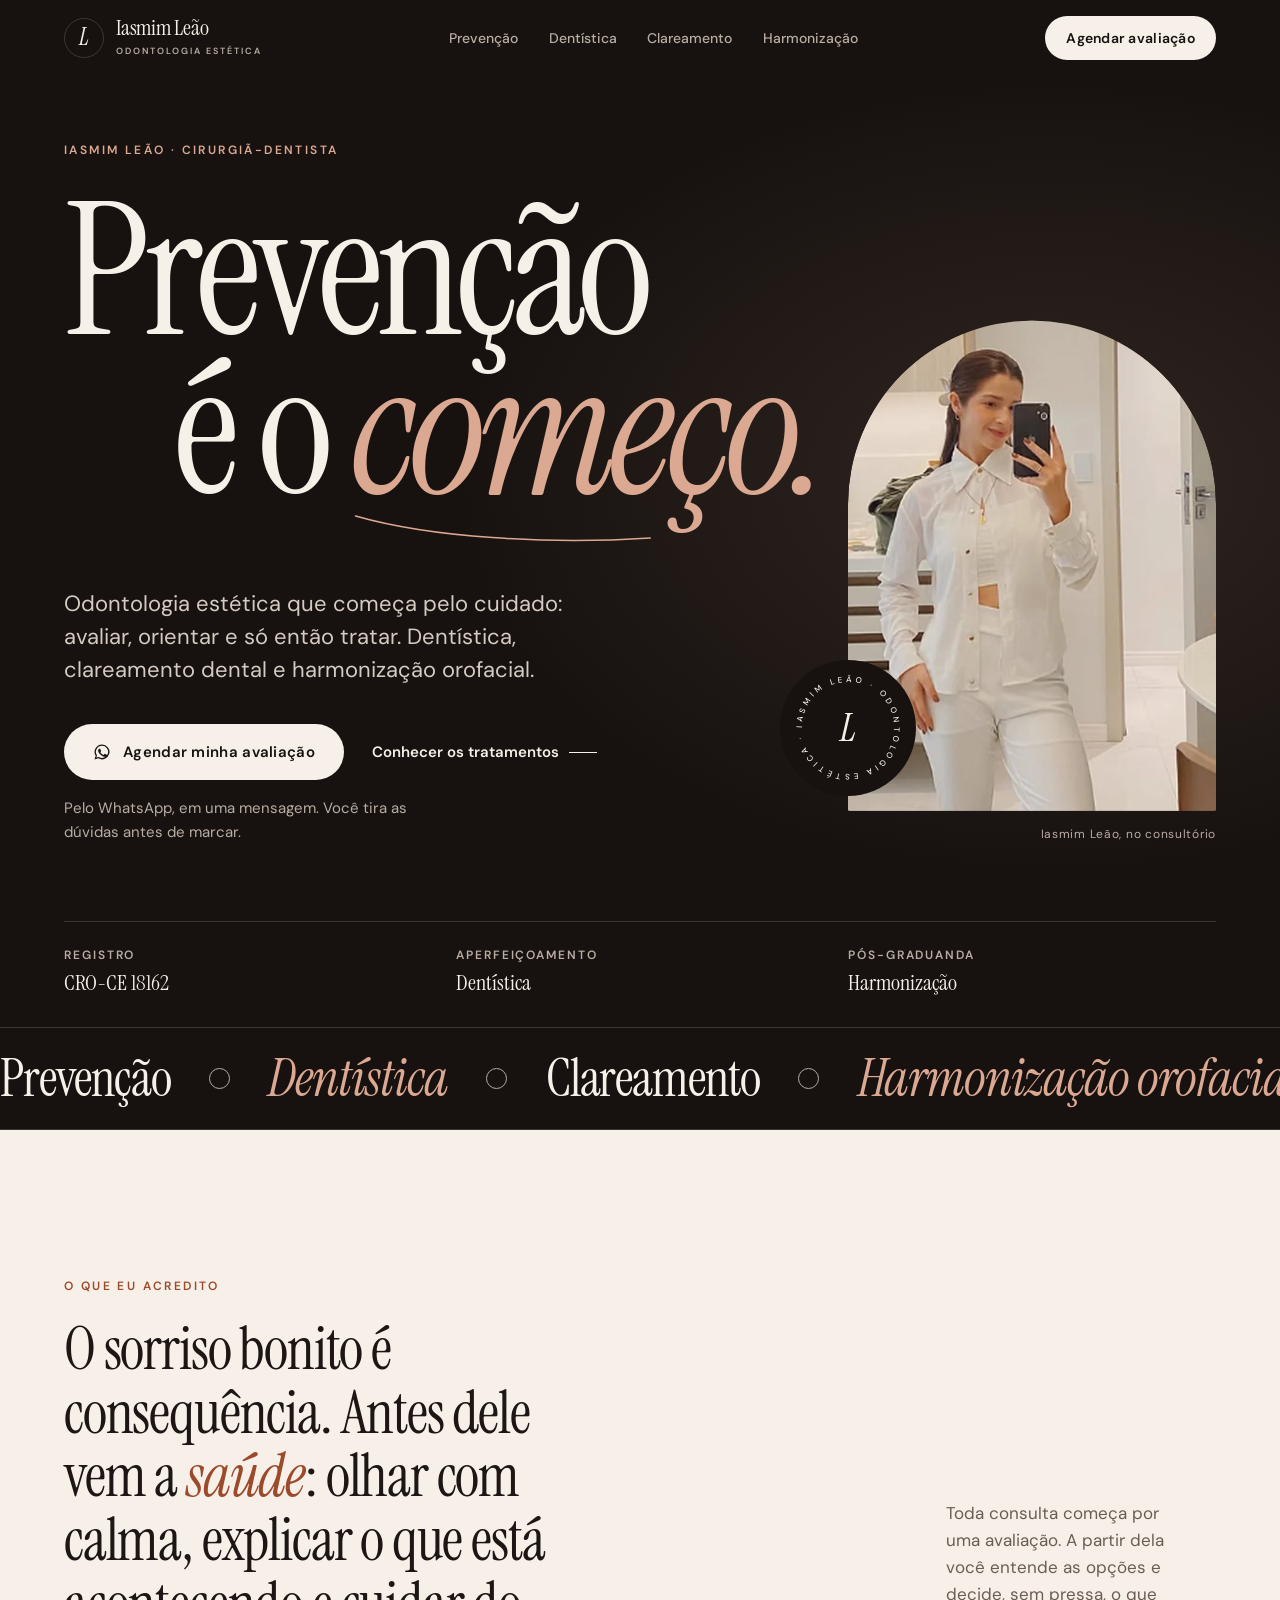
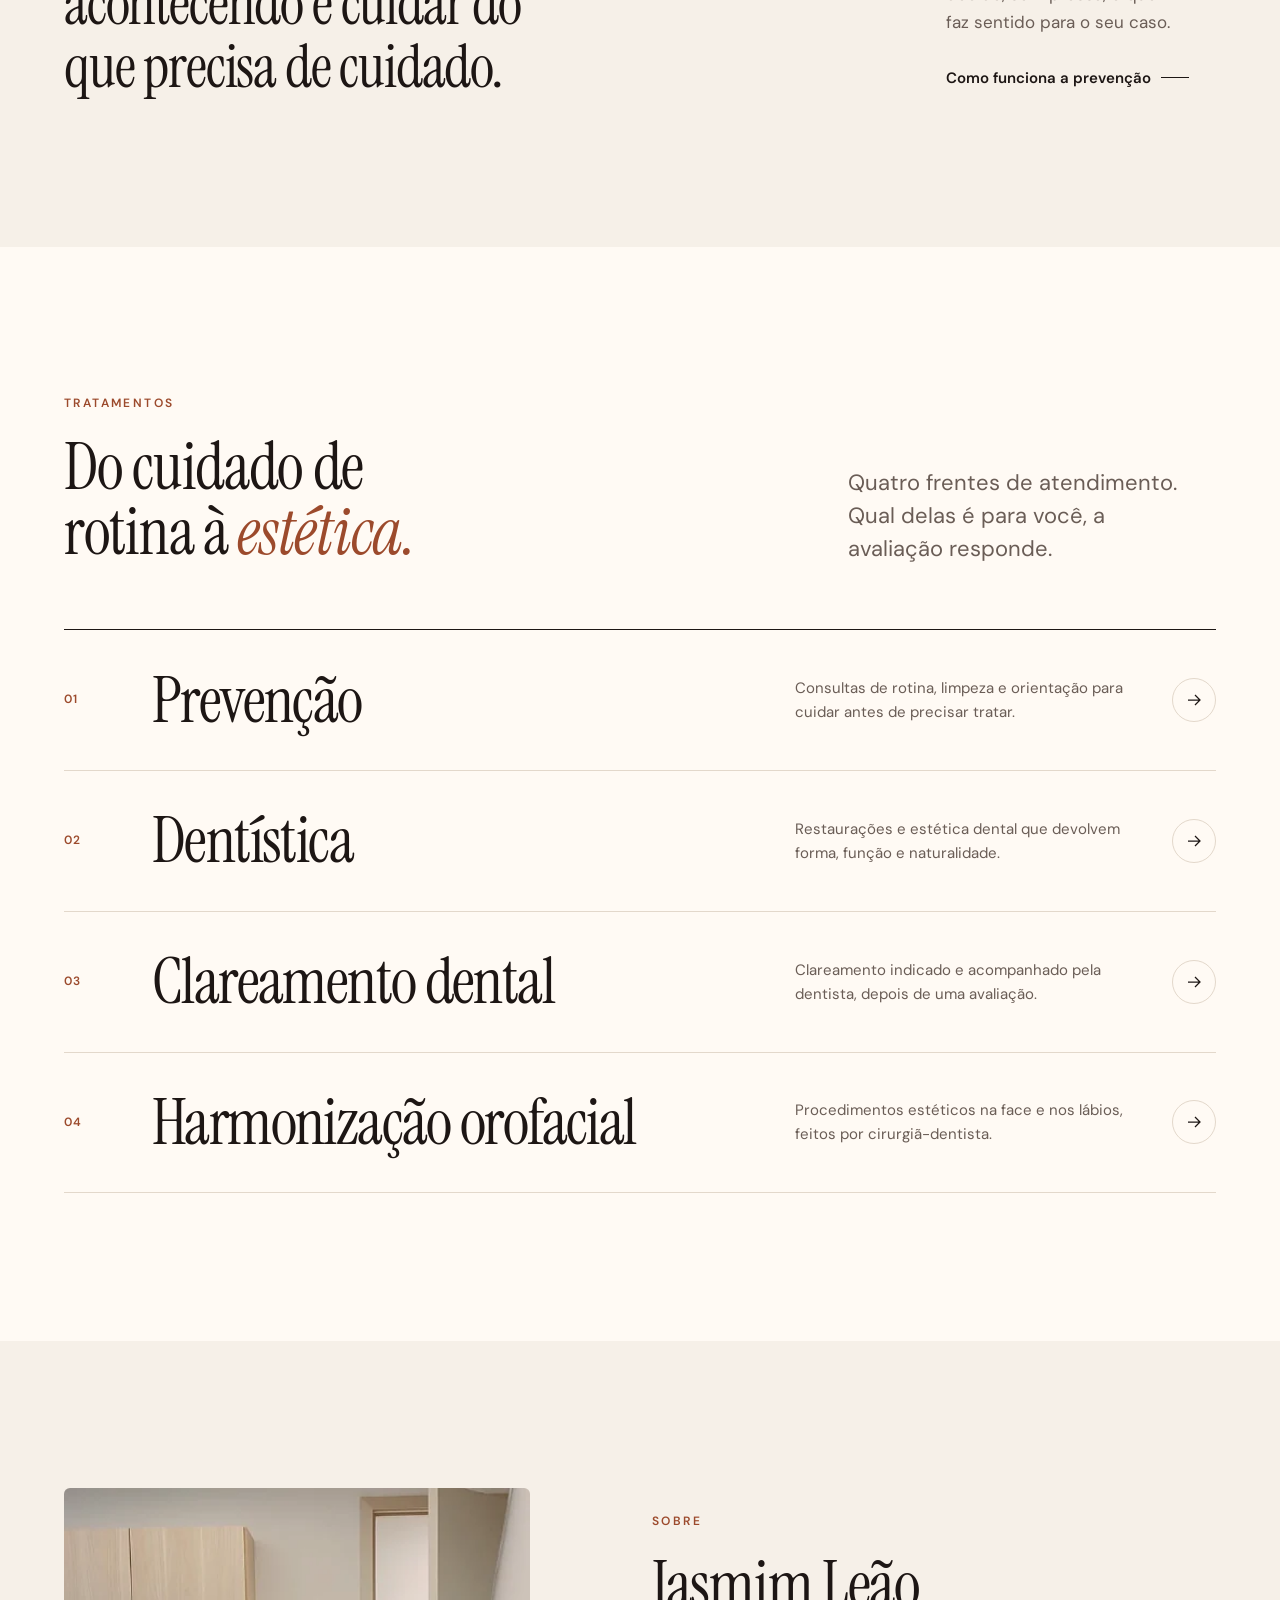
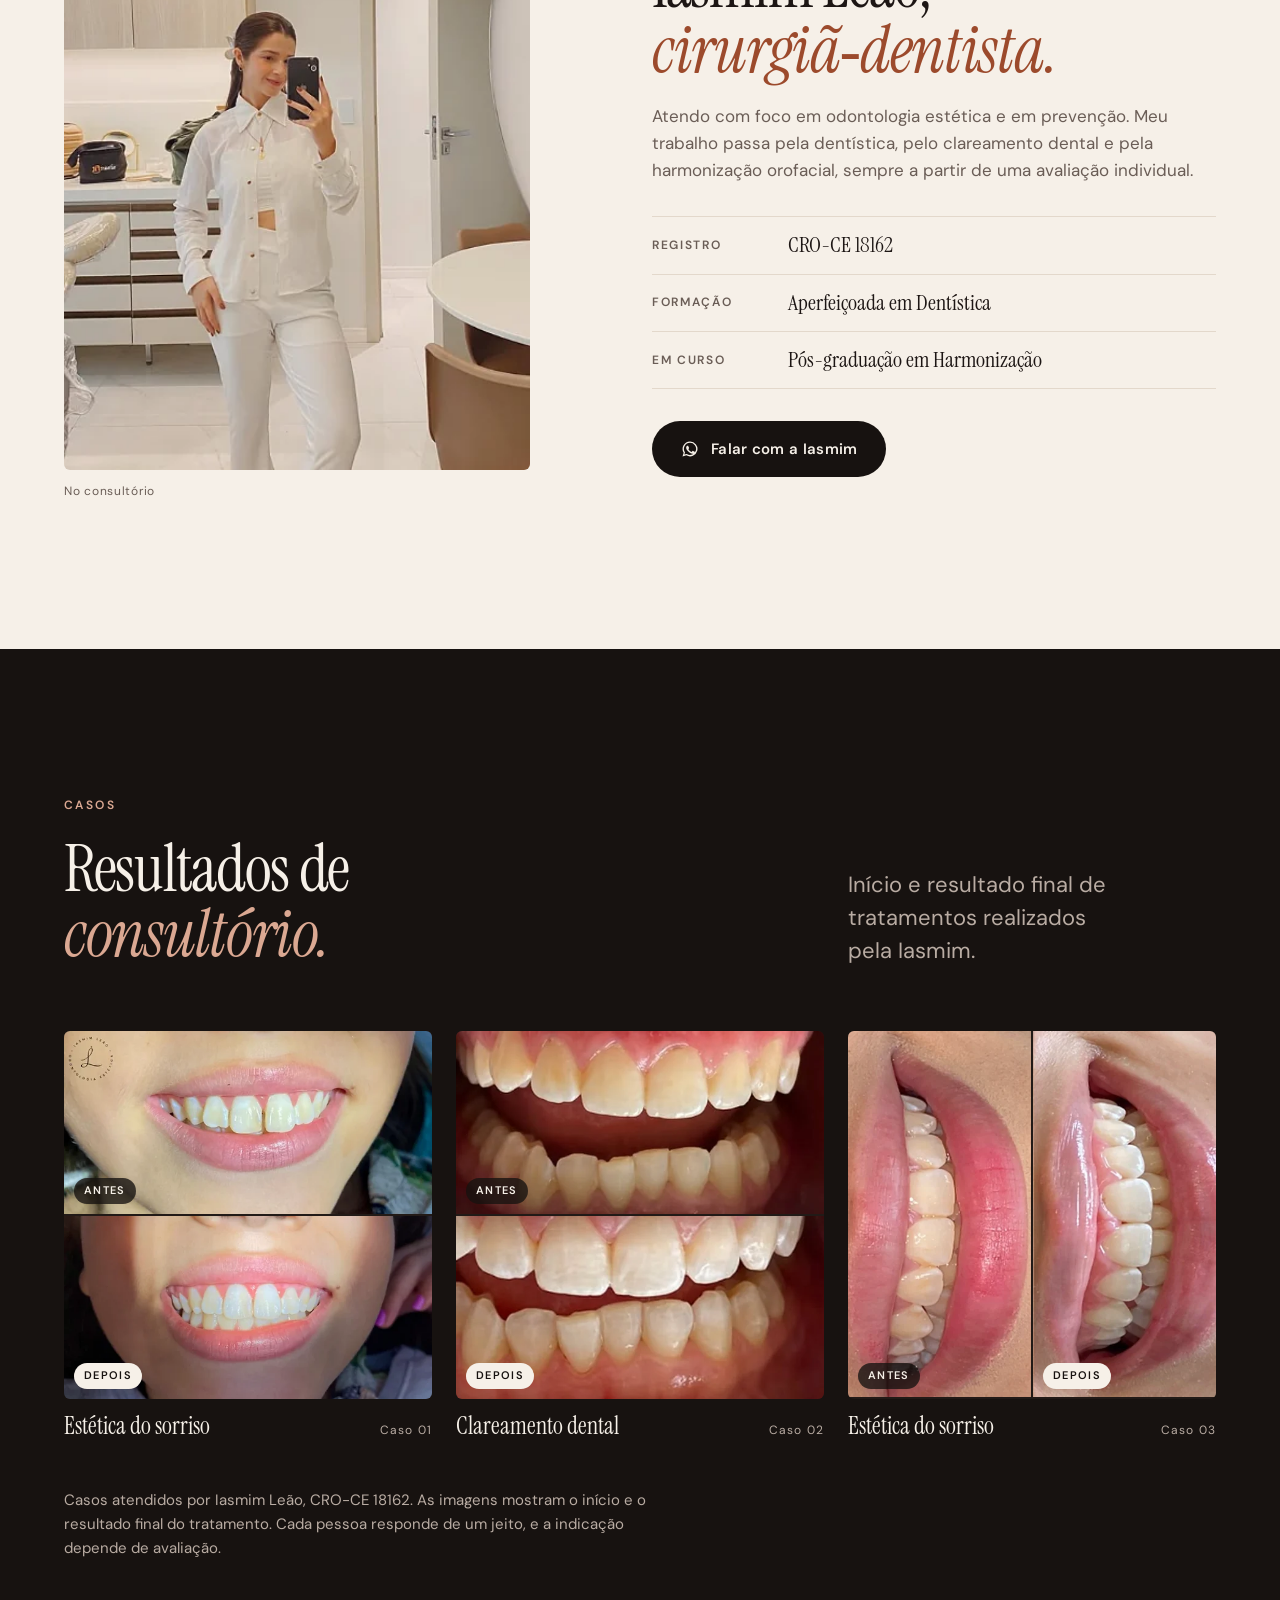
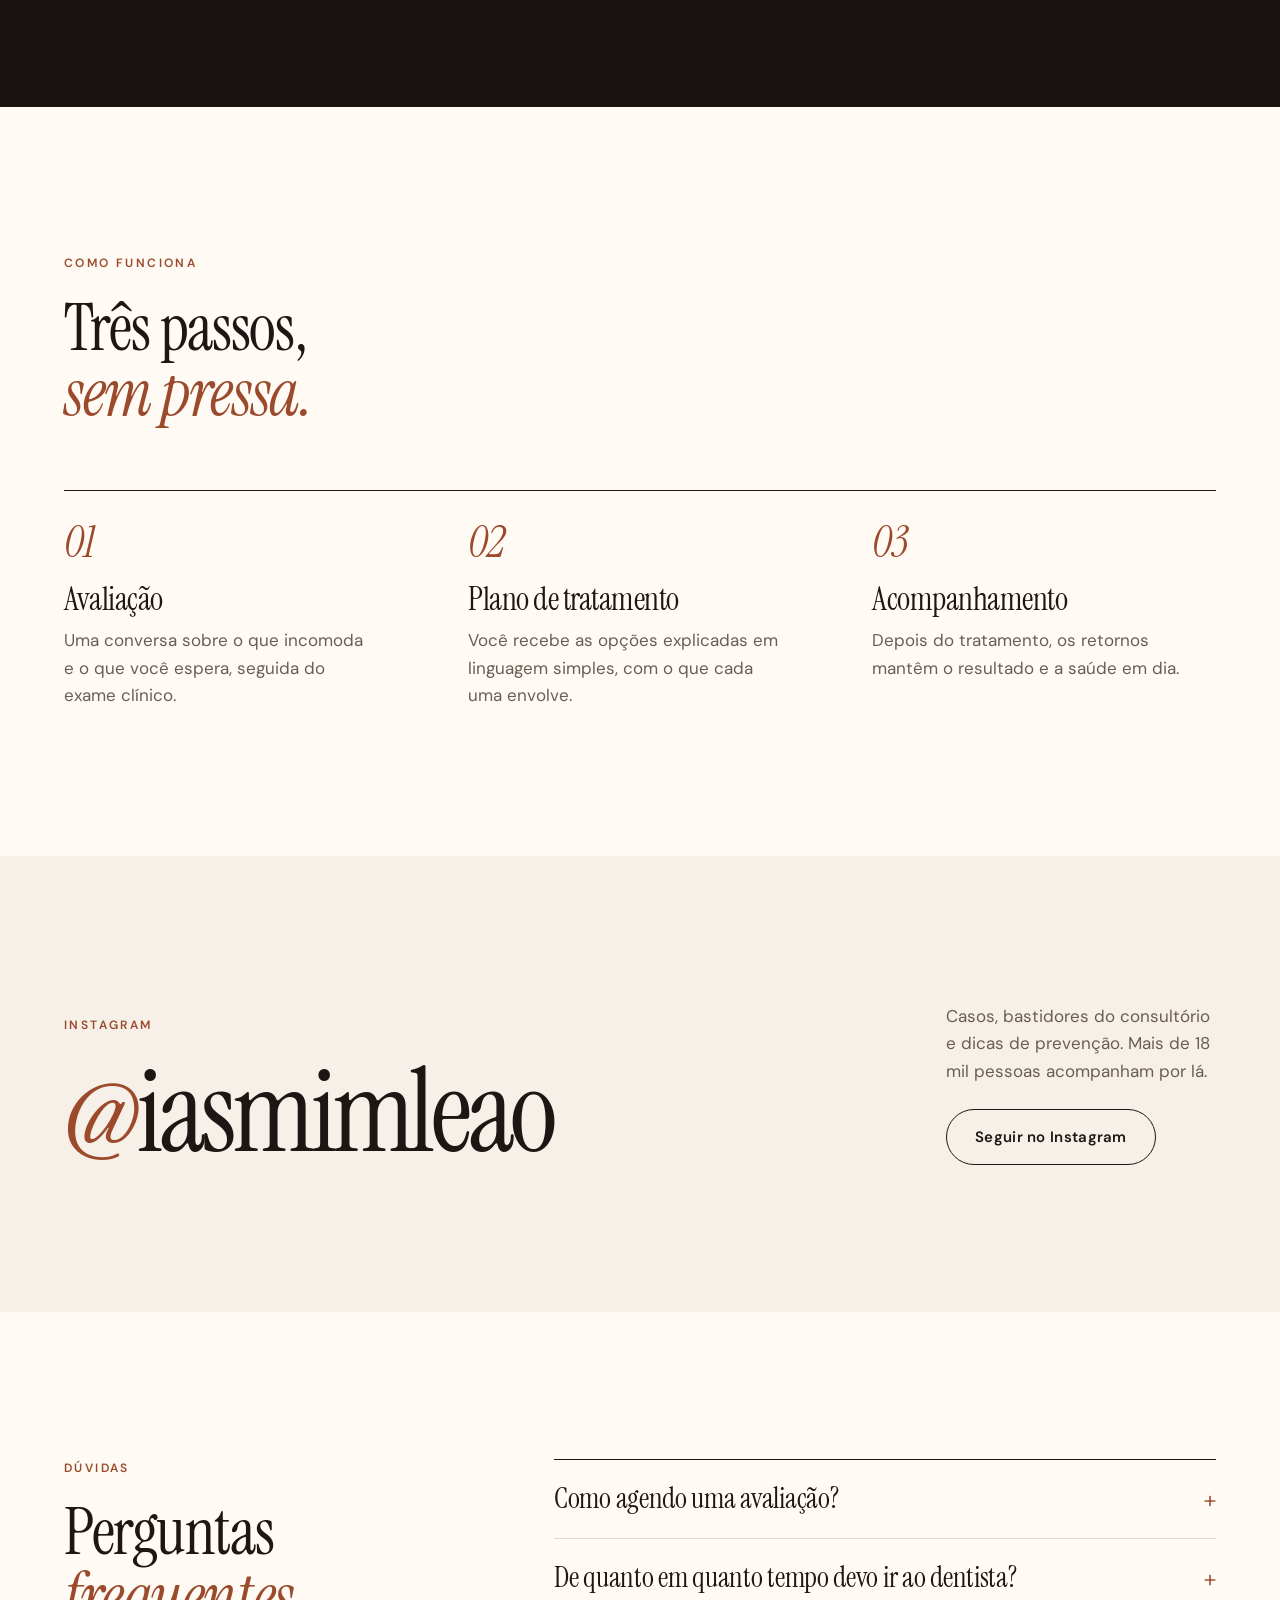
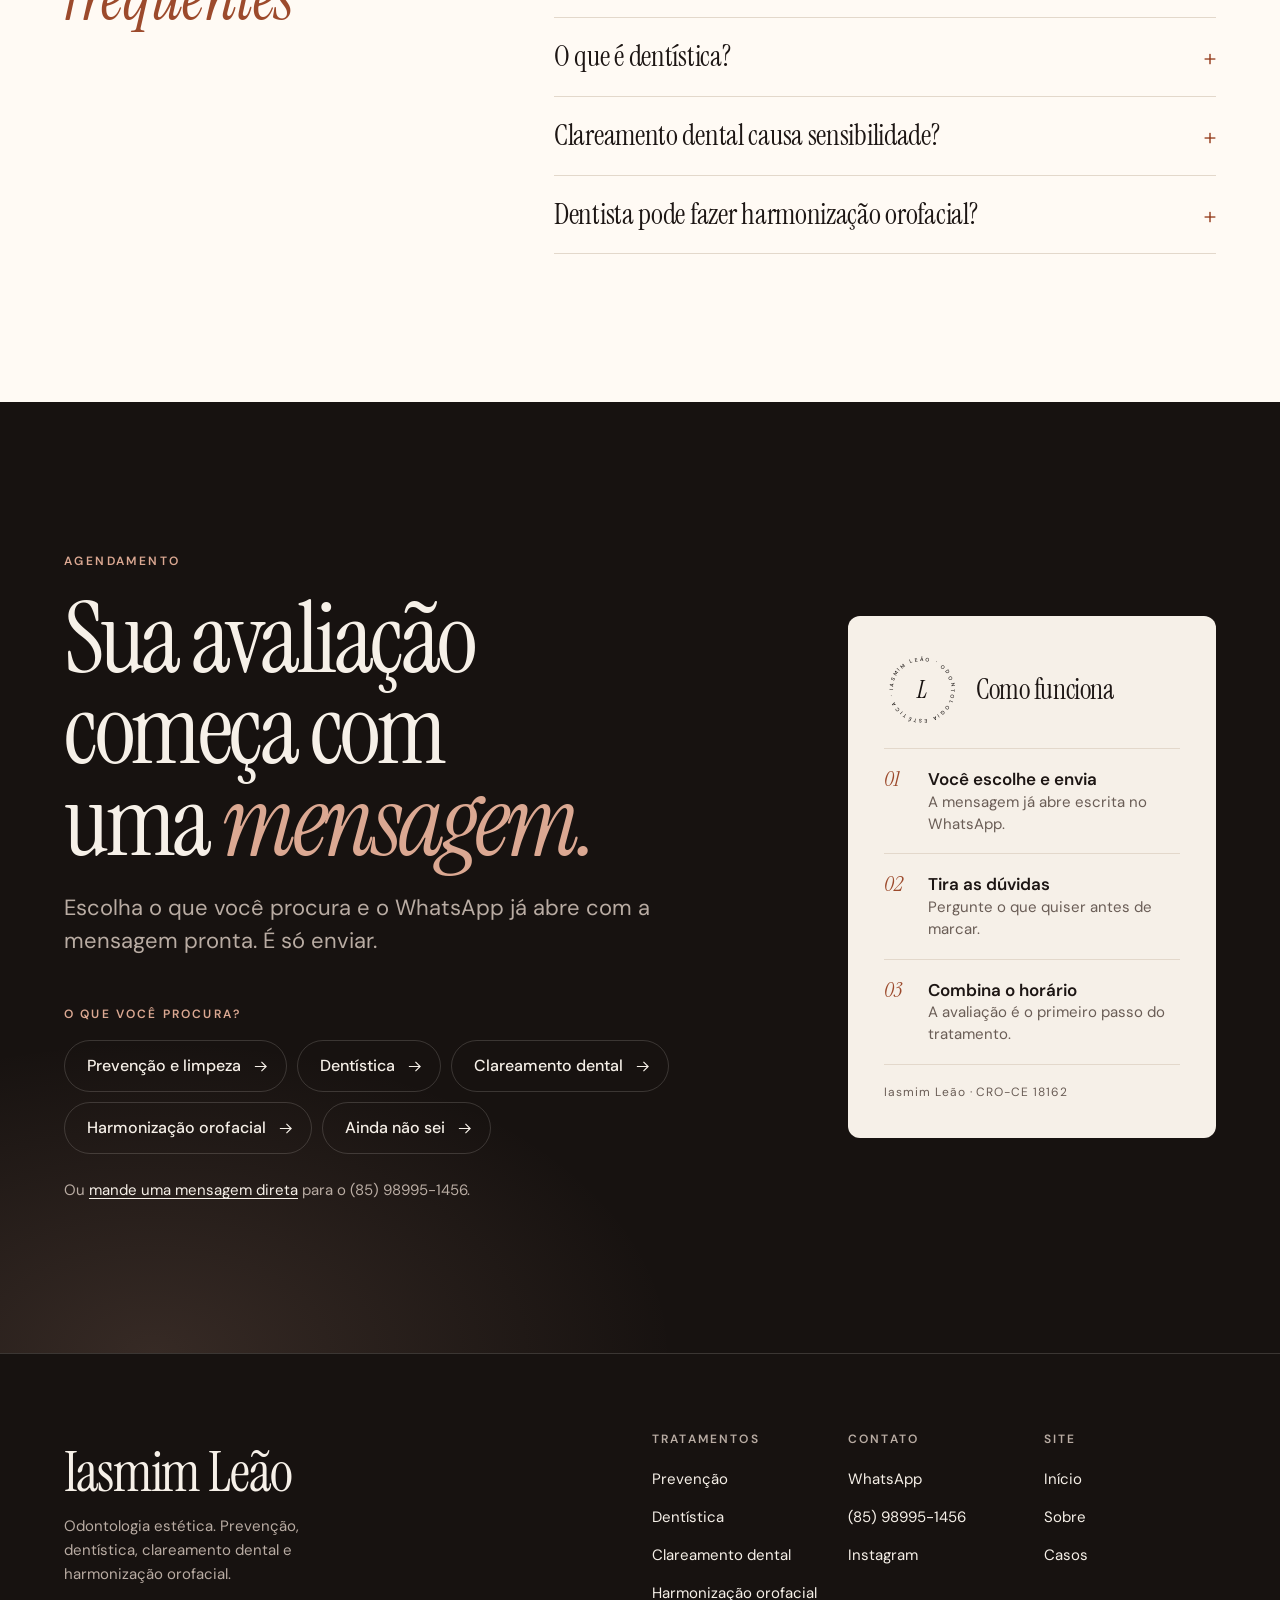
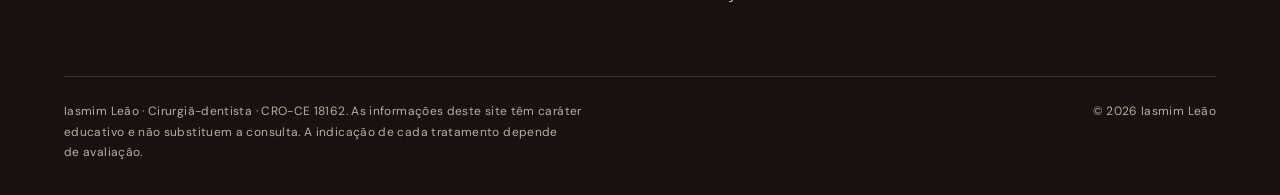
<file: index.html>
<!doctype html>
<html lang="pt-BR">
<head>
<meta charset="utf-8">
<meta name="viewport" content="width=device-width, initial-scale=1">
<title>Iasmim Leão | Dentista: estética e prevenção</title>
<meta name="description" content="Iasmim Leão, cirurgiã-dentista (CRO-CE 18162). Prevenção, dentística, clareamento dental e harmonização orofacial. Agende sua avaliação pelo WhatsApp.">
<meta name="robots" content="index, follow, max-image-preview:large">
<link rel="canonical" href="https://iasmin-leao.vercel.app/">
<meta name="author" content="Iasmim Leão, CRO-CE 18162">
<meta name="theme-color" content="#171210">
<meta name="geo.region" content="BR-CE">
<meta property="og:type" content="website">
<meta property="og:locale" content="pt_BR">
<meta property="og:site_name" content="Iasmim Leão · Odontologia Estética">
<meta property="og:title" content="Iasmim Leão | Dentista: estética e prevenção">
<meta property="og:description" content="Iasmim Leão, cirurgiã-dentista (CRO-CE 18162). Prevenção, dentística, clareamento dental e harmonização orofacial. Agende sua avaliação pelo WhatsApp.">
<meta property="og:url" content="https://iasmin-leao.vercel.app/">
<meta property="og:image" content="https://iasmin-leao.vercel.app/il-link.jpg">
<meta property="og:image:secure_url" content="https://iasmin-leao.vercel.app/il-link.jpg">
<meta property="og:image:type" content="image/jpeg">
<meta property="og:image:width" content="600">
<meta property="og:image:height" content="600">
<meta property="og:image:alt" content="Iasmim Leão, cirurgiã-dentista, no consultório">
<meta name="twitter:card" content="summary">
<meta name="twitter:image" content="https://iasmin-leao.vercel.app/il-link.jpg">
<link rel="icon" href="favicon.svg" type="image/svg+xml">
<link rel="manifest" href="site.webmanifest">
<link rel="preload" href="serif.woff2" as="font" type="font/woff2" crossorigin>
<link rel="preload" href="sans.woff2" as="font" type="font/woff2" crossorigin>
<link rel="stylesheet" href="style.css">
<script>document.documentElement.classList.add("js")</script>
<script type="application/ld+json">
{
 "@context": "https://schema.org",
 "@graph": [
  {
   "@type": "Dentist",
   "@id": "https://iasmin-leao.vercel.app/#consultorio",
   "name": "Iasmim Leão · Odontologia Estética",
   "url": "https://iasmin-leao.vercel.app/",
   "description": "Odontologia estética: prevenção, dentística, clareamento dental e harmonização orofacial.",
   "telephone": "+5585989951456",
   "image": [
    "https://iasmin-leao.vercel.app/il-capa.jpg",
    "https://iasmin-leao.vercel.app/il-retrato.jpg"
   ],
   "logo": "https://iasmin-leao.vercel.app/logo-iasmim-leao.svg",
   "founder": {
    "@id": "https://iasmin-leao.vercel.app/#iasmim"
   },
   "employee": {
    "@id": "https://iasmin-leao.vercel.app/#iasmim"
   },
   "areaServed": {
    "@type": "Place",
    "name": "Ceará"
   },
   "sameAs": [
    "https://www.instagram.com/iasmimleao/"
   ],
   "medicalSpecialty": "Dentistry",
   "contactPoint": {
    "@type": "ContactPoint",
    "telephone": "+5585989951456",
    "contactType": "agendamento",
    "availableLanguage": "pt-BR"
   },
   "hasOfferCatalog": {
    "@type": "OfferCatalog",
    "name": "Tratamentos",
    "itemListElement": [
     {
      "@type": "Offer",
      "itemOffered": {
       "@type": "Service",
       "name": "Prevenção",
       "description": "Consultas de rotina, limpeza e orientação para cuidar antes de precisar tratar.",
       "url": "https://iasmin-leao.vercel.app/prevencao.html",
       "provider": {
        "@id": "https://iasmin-leao.vercel.app/#consultorio"
       }
      }
     },
     {
      "@type": "Offer",
      "itemOffered": {
       "@type": "Service",
       "name": "Dentística",
       "description": "Restaurações e estética dental que devolvem forma, função e naturalidade.",
       "url": "https://iasmin-leao.vercel.app/dentistica.html",
       "provider": {
        "@id": "https://iasmin-leao.vercel.app/#consultorio"
       }
      }
     },
     {
      "@type": "Offer",
      "itemOffered": {
       "@type": "Service",
       "name": "Clareamento dental",
       "description": "Clareamento indicado e acompanhado pela dentista, depois de uma avaliação.",
       "url": "https://iasmin-leao.vercel.app/clareamento-dental.html",
       "provider": {
        "@id": "https://iasmin-leao.vercel.app/#consultorio"
       }
      }
     },
     {
      "@type": "Offer",
      "itemOffered": {
       "@type": "Service",
       "name": "Harmonização orofacial",
       "description": "Procedimentos estéticos na face e nos lábios, feitos por cirurgiã-dentista.",
       "url": "https://iasmin-leao.vercel.app/harmonizacao-orofacial.html",
       "provider": {
        "@id": "https://iasmin-leao.vercel.app/#consultorio"
       }
      }
     }
    ]
   }
  },
  {
   "@type": "Person",
   "@id": "https://iasmin-leao.vercel.app/#iasmim",
   "name": "Iasmim Leão",
   "jobTitle": "Cirurgiã-dentista",
   "description": "Cirurgiã-dentista, aperfeiçoada em Dentística e pós-graduanda em Harmonização.",
   "identifier": {
    "@type": "PropertyValue",
    "propertyID": "CRO",
    "value": "CE 18162"
   },
   "knowsAbout": [
    "Odontologia estética",
    "Dentística",
    "Clareamento dental",
    "Harmonização orofacial",
    "Prevenção em saúde bucal"
   ],
   "image": "https://iasmin-leao.vercel.app/il-retrato.jpg",
   "url": "https://iasmin-leao.vercel.app/",
   "sameAs": [
    "https://www.instagram.com/iasmimleao/"
   ],
   "worksFor": {
    "@id": "https://iasmin-leao.vercel.app/#consultorio"
   }
  },
  {
   "@type": "WebSite",
   "@id": "https://iasmin-leao.vercel.app/#site",
   "url": "https://iasmin-leao.vercel.app/",
   "name": "Iasmim Leão · Odontologia Estética",
   "inLanguage": "pt-BR",
   "publisher": {
    "@id": "https://iasmin-leao.vercel.app/#consultorio"
   }
  },
  {
   "@type": "WebPage",
   "@id": "https://iasmin-leao.vercel.app/#pagina",
   "url": "https://iasmin-leao.vercel.app/",
   "name": "Iasmim Leão | Dentista: estética e prevenção",
   "description": "Iasmim Leão, cirurgiã-dentista (CRO-CE 18162). Prevenção, dentística, clareamento dental e harmonização orofacial. Agende sua avaliação pelo WhatsApp.",
   "inLanguage": "pt-BR",
   "isPartOf": {
    "@id": "https://iasmin-leao.vercel.app/#site"
   },
   "about": {
    "@id": "https://iasmin-leao.vercel.app/#consultorio"
   },
   "primaryImageOfPage": "https://iasmin-leao.vercel.app/il-capa.jpg",
   "dateModified": "2026-11-11"
  },
  {
   "@type": "FAQPage",
   "mainEntity": [
    {
     "@type": "Question",
     "name": "Como agendo uma avaliação?",
     "acceptedAnswer": {
      "@type": "Answer",
      "text": "Pelo WhatsApp, no (85) 98995-1456. Conte o que você procura e combinamos o melhor horário."
     }
    },
    {
     "@type": "Question",
     "name": "De quanto em quanto tempo devo ir ao dentista?",
     "acceptedAnswer": {
      "@type": "Answer",
      "text": "Em geral, a cada seis meses. Na avaliação, a dentista indica o intervalo certo para você, que pode ser menor ou maior."
     }
    },
    {
     "@type": "Question",
     "name": "O que é dentística?",
     "acceptedAnswer": {
      "@type": "Answer",
      "text": "É a área da odontologia que restaura a forma, a função e a estética dos dentes, com restaurações e reconstruções em resina, por exemplo. Saiba mais sobre dentística."
     }
    },
    {
     "@type": "Question",
     "name": "Clareamento dental causa sensibilidade?",
     "acceptedAnswer": {
      "@type": "Answer",
      "text": "Algumas pessoas sentem sensibilidade durante o tratamento, e ela costuma passar. Por isso o clareamento é indicado e acompanhado pela dentista. Veja como funciona."
     }
    },
    {
     "@type": "Question",
     "name": "Dentista pode fazer harmonização orofacial?",
     "acceptedAnswer": {
      "@type": "Answer",
      "text": "Sim. A harmonização orofacial é uma especialidade reconhecida pelo Conselho Federal de Odontologia. Entenda a harmonização orofacial."
     }
    }
   ]
  }
 ]
}
</script>
</head>
<body>
<a class="skip" href="#conteudo">Pular para o conteúdo</a>

<header class="site-header" data-header>
  <div class="wrap header-in">
    <a class="brand" href="index.html">
      <span class="brand-mono" aria-hidden="true">L</span>
      <span><span class="brand-name">Iasmim Leão</span><span class="brand-sub">Odontologia estética</span></span>
    </a>
    <nav class="nav" aria-label="Tratamentos"><ul><li><a href="prevencao.html">Prevenção</a></li><li><a href="dentistica.html">Dentística</a></li><li><a href="clareamento-dental.html">Clareamento</a></li><li><a href="harmonizacao-orofacial.html">Harmonização</a></li></ul></nav>
    <a class="btn btn--ivory btn--sm header-cta" href="https://wa.me/5585989951456?text=Ol%C3%A1%2C%20Iasmim%21%20Vi%20o%20seu%20site%20e%20gostaria%20de%20agendar%20uma%20avalia%C3%A7%C3%A3o." target="_blank" rel="noopener">Agendar avaliação</a>
    <button class="menu-btn" type="button" data-menu-btn aria-expanded="false" aria-controls="menu"><span data-menu-label>Menu</span><i aria-hidden="true"></i></button>
  </div>
</header>

<div class="menu" id="menu">
  <nav aria-label="Menu"><ul class="menu-links"><li><a href="index.html" aria-current="page"><span>01</span>Início</a></li><li><a href="prevencao.html"><span>02</span>Prevenção</a></li><li><a href="dentistica.html"><span>03</span>Dentística</a></li><li><a href="clareamento-dental.html"><span>04</span>Clareamento</a></li><li><a href="harmonizacao-orofacial.html"><span>05</span>Harmonização</a></li></ul></nav>
  <div class="menu-foot">
    <a class="btn btn--ivory" href="https://wa.me/5585989951456?text=Ol%C3%A1%2C%20Iasmim%21%20Vi%20o%20seu%20site%20e%20gostaria%20de%20agendar%20uma%20avalia%C3%A7%C3%A3o." target="_blank" rel="noopener"><svg viewBox="0 0 24 24" fill="currentColor" aria-hidden="true"><path d="M12.04 2a9.9 9.9 0 0 0-8.46 15.03L2 22l5.1-1.54A9.9 9.9 0 1 0 12.04 2Zm0 1.8a8.1 8.1 0 1 1-4.3 14.96l-.3-.19-3.03.92.94-2.94-.2-.31A8.1 8.1 0 0 1 12.04 3.8Zm-3.4 3.9c-.2 0-.5.07-.76.36-.26.28-1 .98-1 2.38 0 1.4 1.02 2.76 1.17 2.95.14.19 2 3.06 4.86 4.29 2.38 1.02 2.87.82 3.39.77.51-.05 1.66-.68 1.9-1.33.23-.66.23-1.22.16-1.34-.07-.12-.26-.19-.54-.33-.29-.14-1.67-.82-1.93-.92-.26-.09-.45-.14-.64.14-.19.29-.73.92-.9 1.11-.16.19-.33.21-.61.07-.29-.14-1.2-.44-2.29-1.41a8.6 8.6 0 0 1-1.58-1.97c-.17-.28-.02-.44.12-.58.13-.12.29-.33.43-.49.14-.17.19-.29.28-.48.1-.19.05-.35-.02-.5-.07-.13-.63-1.55-.88-2.12-.22-.52-.45-.53-.64-.54l-.52-.06Z"/></svg>Agendar pelo WhatsApp</a>
    <p>Iasmim Leão · Cirurgiã-dentista · CRO-CE 18162</p>
  </div>
</div>

<main id="conteudo">

<section class="hero ink" aria-labelledby="hero-t">
  <div class="wrap">
    <div class="grid hero-grid">
      <div class="hero-text">
        <h1 id="hero-t"><span class="who">Iasmim Leão · Cirurgiã-dentista</span><span class="ln"><span>Prevenção</span></span> <span class="ln"><span>é o <em>começo.</em></span></span></h1>
        <svg class="hero-arc" viewBox="0 0 300 26" aria-hidden="true" focusable="false"><path d="M3 4 C 80 26, 220 26, 297 4" pathLength="1"/></svg>
        <p class="lead">Odontologia estética que começa pelo cuidado: avaliar, orientar e só então tratar. Dentística, clareamento dental e harmonização orofacial.</p>
        <div class="actions">
          <a class="btn btn--ivory" href="#agendar"><svg viewBox="0 0 24 24" fill="currentColor" aria-hidden="true"><path d="M12.04 2a9.9 9.9 0 0 0-8.46 15.03L2 22l5.1-1.54A9.9 9.9 0 1 0 12.04 2Zm0 1.8a8.1 8.1 0 1 1-4.3 14.96l-.3-.19-3.03.92.94-2.94-.2-.31A8.1 8.1 0 0 1 12.04 3.8Zm-3.4 3.9c-.2 0-.5.07-.76.36-.26.28-1 .98-1 2.38 0 1.4 1.02 2.76 1.17 2.95.14.19 2 3.06 4.86 4.29 2.38 1.02 2.87.82 3.39.77.51-.05 1.66-.68 1.9-1.33.23-.66.23-1.22.16-1.34-.07-.12-.26-.19-.54-.33-.29-.14-1.67-.82-1.93-.92-.26-.09-.45-.14-.64.14-.19.29-.73.92-.9 1.11-.16.19-.33.21-.61.07-.29-.14-1.2-.44-2.29-1.41a8.6 8.6 0 0 1-1.58-1.97c-.17-.28-.02-.44.12-.58.13-.12.29-.33.43-.49.14-.17.19-.29.28-.48.1-.19.05-.35-.02-.5-.07-.13-.63-1.55-.88-2.12-.22-.52-.45-.53-.64-.54l-.52-.06Z"/></svg>Agendar minha avaliação</a>
          <a class="link" href="#tratamentos">Conhecer os tratamentos</a>
        </div>
        <p class="hero-note">Pelo WhatsApp, em uma mensagem. Você tira as dúvidas antes de marcar.</p>
      </div>
      <figure class="hero-figure">
        <div class="arch"><picture><source srcset="il-retrato.webp" type="image/webp"><img src="il-retrato.jpg" alt="Iasmim Leão, cirurgiã-dentista, de roupa branca no consultório" width="576" height="768" loading="eager" fetchpriority="high"></picture></div>
        <svg class="seal" viewBox="0 0 140 140" aria-hidden="true" focusable="false"><defs><path id="seal-c" d="M70 70m-54 0a54 54 0 1 1 108 0a54 54 0 1 1-108 0"/></defs><g class="seal-ring"><text><textPath href="#seal-c" textLength="332">Iasmim Leão · Odontologia Estética · </textPath></text></g><text class="seal-l" x="70" y="85" text-anchor="middle">L</text></svg>
        <figcaption>Iasmim Leão, no consultório</figcaption>
      </figure>
    </div>
    <dl class="hero-facts">
      <div><dt>Registro</dt><dd>CRO-CE 18162</dd></div>
      <div><dt>Aperfeiçoamento</dt><dd>Dentística</dd></div>
      <div><dt>Pós-graduanda</dt><dd>Harmonização</dd></div>
    </dl>
  </div>
  <div class="marquee" aria-hidden="true"><div class="marquee-track"><span>Prevenção</span><span>Dentística</span><span>Clareamento</span><span>Harmonização orofacial</span><span>Odontologia estética</span><span>Cuidado</span><span>Prevenção</span><span>Dentística</span><span>Clareamento</span><span>Harmonização orofacial</span><span>Odontologia estética</span><span>Cuidado</span></div></div>
</section>

<section class="section manifesto" aria-labelledby="man-t">
  <div class="wrap grid">
    <div class="manifesto-main reveal">
      <span class="kicker">O que eu acredito</span>
      <h2 id="man-t" class="vh">Prevenção em primeiro lugar</h2>
      <p>O sorriso bonito é consequência. Antes dele vem a <em>saúde</em>: olhar com calma, explicar o que está acontecendo e cuidar do que precisa de cuidado.</p>
    </div>
    <div class="manifesto-side reveal">
      <p>Toda consulta começa por uma avaliação. A partir dela você entende as opções e decide, sem pressa, o que faz sentido para o seu caso.</p>
      <a class="link" href="prevencao.html">Como funciona a prevenção</a>
    </div>
  </div>
</section>

<section class="section section--paper" id="tratamentos" aria-labelledby="trat-t">
  <div class="wrap">
    <div class="head grid reveal">
      <div class="head-a">
        <span class="kicker">Tratamentos</span>
        <h2 id="trat-t">Do cuidado de rotina à <em>estética.</em></h2>
      </div>
      <p class="head-b lead">Quatro frentes de atendimento. Qual delas é para você, a avaliação responde.</p>
    </div>
    <ul class="treats"><li class="treat reveal"><a href="prevencao.html"><span class="treat-n">01</span><h3>Prevenção</h3><p>Consultas de rotina, limpeza e orientação para cuidar antes de precisar tratar.</p><span class="treat-go"><svg viewBox="0 0 16 16" fill="none" stroke="currentColor" stroke-width="1.25" aria-hidden="true"><path d="M2 8h12M9 3l5 5-5 5"/></svg></span></a></li><li class="treat reveal"><a href="dentistica.html"><span class="treat-n">02</span><h3>Dentística</h3><p>Restaurações e estética dental que devolvem forma, função e naturalidade.</p><span class="treat-go"><svg viewBox="0 0 16 16" fill="none" stroke="currentColor" stroke-width="1.25" aria-hidden="true"><path d="M2 8h12M9 3l5 5-5 5"/></svg></span></a></li><li class="treat reveal"><a href="clareamento-dental.html"><span class="treat-n">03</span><h3>Clareamento dental</h3><p>Clareamento indicado e acompanhado pela dentista, depois de uma avaliação.</p><span class="treat-go"><svg viewBox="0 0 16 16" fill="none" stroke="currentColor" stroke-width="1.25" aria-hidden="true"><path d="M2 8h12M9 3l5 5-5 5"/></svg></span></a></li><li class="treat reveal"><a href="harmonizacao-orofacial.html"><span class="treat-n">04</span><h3>Harmonização orofacial</h3><p>Procedimentos estéticos na face e nos lábios, feitos por cirurgiã-dentista.</p><span class="treat-go"><svg viewBox="0 0 16 16" fill="none" stroke="currentColor" stroke-width="1.25" aria-hidden="true"><path d="M2 8h12M9 3l5 5-5 5"/></svg></span></a></li></ul>
  </div>
</section>

<section class="section" id="sobre" aria-labelledby="sobre-t">
  <div class="wrap grid about">
    <figure class="about-media pic reveal">
      <picture><source srcset="il-consultorio.webp" type="image/webp"><img src="il-consultorio.jpg" alt="Iasmim Leão, de roupa branca, fotografada no espelho do consultório, com bancada e mesa ao fundo" width="432" height="540" loading="lazy" decoding="async"></picture>
      <figcaption>No consultório</figcaption>
    </figure>
    <div class="about-body reveal">
      <span class="kicker">Sobre</span>
      <h2 id="sobre-t">Iasmim Leão, <em>cirurgiã‑dentista.</em></h2>
      <p>Atendo com foco em odontologia estética e em prevenção. Meu trabalho passa pela dentística, pelo clareamento dental e pela harmonização orofacial, sempre a partir de uma avaliação individual.</p>
      <dl class="creds">
        <div><dt>Registro</dt><dd>CRO-CE 18162</dd></div>
        <div><dt>Formação</dt><dd>Aperfeiçoada em Dentística</dd></div>
        <div><dt>Em curso</dt><dd>Pós-graduação em Harmonização</dd></div>
      </dl>
      <div class="actions">
        <a class="btn btn--ink" href="https://wa.me/5585989951456?text=Ol%C3%A1%2C%20Iasmim%21%20Vi%20o%20seu%20site%20e%20gostaria%20de%20agendar%20uma%20avalia%C3%A7%C3%A3o." target="_blank" rel="noopener"><svg viewBox="0 0 24 24" fill="currentColor" aria-hidden="true"><path d="M12.04 2a9.9 9.9 0 0 0-8.46 15.03L2 22l5.1-1.54A9.9 9.9 0 1 0 12.04 2Zm0 1.8a8.1 8.1 0 1 1-4.3 14.96l-.3-.19-3.03.92.94-2.94-.2-.31A8.1 8.1 0 0 1 12.04 3.8Zm-3.4 3.9c-.2 0-.5.07-.76.36-.26.28-1 .98-1 2.38 0 1.4 1.02 2.76 1.17 2.95.14.19 2 3.06 4.86 4.29 2.38 1.02 2.87.82 3.39.77.51-.05 1.66-.68 1.9-1.33.23-.66.23-1.22.16-1.34-.07-.12-.26-.19-.54-.33-.29-.14-1.67-.82-1.93-.92-.26-.09-.45-.14-.64.14-.19.29-.73.92-.9 1.11-.16.19-.33.21-.61.07-.29-.14-1.2-.44-2.29-1.41a8.6 8.6 0 0 1-1.58-1.97c-.17-.28-.02-.44.12-.58.13-.12.29-.33.43-.49.14-.17.19-.29.28-.48.1-.19.05-.35-.02-.5-.07-.13-.63-1.55-.88-2.12-.22-.52-.45-.53-.64-.54l-.52-.06Z"/></svg>Falar com a Iasmim</a>
      </div>
    </div>
  </div>
</section>

<section class="section ink" id="casos" aria-labelledby="casos-t">
  <div class="wrap">
    <div class="head grid reveal">
      <div class="head-a">
        <span class="kicker">Casos</span>
        <h2 id="casos-t">Resultados de <em>consultório.</em></h2>
      </div>
      <p class="head-b lead">Início e resultado final de tratamentos realizados pela Iasmim.</p>
    </div>
    <div class="cases"><figure class="case reveal">
      <div class="case-pair case-pair--rows">
        <div class="case-half"><picture><source srcset="caso1-antes.webp" type="image/webp"><img src="caso1-antes.jpg" alt="Sorriso em close, antes do tratamento" width="600" height="300" loading="lazy" decoding="async"></picture><span class="case-tag">Antes</span></div>
        <div class="case-half"><picture><source srcset="caso1-depois.webp" type="image/webp"><img src="caso1-depois.jpg" alt="Sorriso em close, depois do tratamento" width="600" height="300" loading="lazy" decoding="async"></picture><span class="case-tag case-tag--after">Depois</span></div>
      </div>
      <figcaption><b>Estética do sorriso</b><span>Caso 01</span></figcaption>
    </figure><figure class="case reveal">
      <div class="case-pair case-pair--rows">
        <div class="case-half"><picture><source srcset="caso2-antes.webp" type="image/webp"><img src="caso2-antes.jpg" alt="Dentes em close, antes do tratamento" width="600" height="300" loading="lazy" decoding="async"></picture><span class="case-tag">Antes</span></div>
        <div class="case-half"><picture><source srcset="caso2-depois.webp" type="image/webp"><img src="caso2-depois.jpg" alt="Dentes em close, depois do tratamento" width="600" height="300" loading="lazy" decoding="async"></picture><span class="case-tag case-tag--after">Depois</span></div>
      </div>
      <figcaption><b>Clareamento dental</b><span>Caso 02</span></figcaption>
    </figure><figure class="case reveal">
      <div class="case-pair case-pair--cols">
        <div class="case-half"><picture><source srcset="caso3-antes.webp" type="image/webp"><img src="caso3-antes.jpg" alt="Sorriso de perfil em close, antes do tratamento" width="300" height="600" loading="lazy" decoding="async"></picture><span class="case-tag">Antes</span></div>
        <div class="case-half"><picture><source srcset="caso3-depois.webp" type="image/webp"><img src="caso3-depois.jpg" alt="Sorriso de perfil em close, depois do tratamento" width="300" height="600" loading="lazy" decoding="async"></picture><span class="case-tag case-tag--after">Depois</span></div>
      </div>
      <figcaption><b>Estética do sorriso</b><span>Caso 03</span></figcaption>
    </figure></div>
    <p class="cases-note reveal">Casos atendidos por Iasmim Leão, CRO-CE 18162. As imagens mostram o início e o resultado final do tratamento. Cada pessoa responde de um jeito, e a indicação depende de avaliação.</p>
  </div>
</section>

<section class="section section--paper" aria-labelledby="passos-t">
  <div class="wrap">
    <div class="head grid reveal">
      <div class="head-a">
        <span class="kicker">Como funciona</span>
        <h2 id="passos-t">Três passos, <em>sem pressa.</em></h2>
      </div>
    </div>
    <ol class="steps">
      <li class="step reveal"><h3>Avaliação</h3><p>Uma conversa sobre o que incomoda e o que você espera, seguida do exame clínico.</p></li>
      <li class="step reveal" style="--d:.08s"><h3>Plano de tratamento</h3><p>Você recebe as opções explicadas em linguagem simples, com o que cada uma envolve.</p></li>
      <li class="step reveal" style="--d:.16s"><h3>Acompanhamento</h3><p>Depois do tratamento, os retornos mantêm o resultado e a saúde em dia.</p></li>
    </ol>
  </div>
</section>

<section class="section" aria-labelledby="insta-t">
  <div class="wrap grid insta">
    <div class="insta-main reveal">
      <span class="kicker">Instagram</span>
      <h2 id="insta-t" class="vh">Iasmim Leão no Instagram</h2>
      <a class="insta-handle" href="https://www.instagram.com/iasmimleao/" target="_blank" rel="noopener"><i>@</i>iasmimleao</a>
    </div>
    <div class="insta-side reveal">
      <p>Casos, bastidores do consultório e dicas de prevenção. Mais de 18 mil pessoas acompanham por lá.</p>
      <a class="btn btn--line" href="https://www.instagram.com/iasmimleao/" target="_blank" rel="noopener">Seguir no Instagram</a>
    </div>
  </div>
</section>


<section class="section section--paper" aria-labelledby="faq-t">
  <div class="wrap grid">
    <div class="faq-head reveal">
      <span class="kicker">Dúvidas</span>
      <h2 id="faq-t">Perguntas <em>frequentes</em></h2>
    </div>
    <div class="faq-list reveal"><details><summary>Como agendo uma avaliação?</summary><div class="answer"><p>Pelo WhatsApp, no (85) 98995-1456. Conte o que você procura e combinamos o melhor horário.</p></div></details><details><summary>De quanto em quanto tempo devo ir ao dentista?</summary><div class="answer"><p>Em geral, a cada seis meses. Na avaliação, a dentista indica o intervalo certo para você, que pode ser menor ou maior.</p></div></details><details><summary>O que é dentística?</summary><div class="answer"><p>É a área da odontologia que restaura a forma, a função e a estética dos dentes, com restaurações e reconstruções em resina, por exemplo. <a href="dentistica.html">Saiba mais sobre dentística</a>.</p></div></details><details><summary>Clareamento dental causa sensibilidade?</summary><div class="answer"><p>Algumas pessoas sentem sensibilidade durante o tratamento, e ela costuma passar. Por isso o clareamento é indicado e acompanhado pela dentista. <a href="clareamento-dental.html">Veja como funciona</a>.</p></div></details><details><summary>Dentista pode fazer harmonização orofacial?</summary><div class="answer"><p>Sim. A harmonização orofacial é uma especialidade reconhecida pelo Conselho Federal de Odontologia. <a href="harmonizacao-orofacial.html">Entenda a harmonização orofacial</a>.</p></div></details></div>
  </div>
</section>


<section class="cta ink" id="agendar" aria-labelledby="cta-t">
  <div class="wrap grid">
    <div class="cta-main reveal">
      <span class="kicker">Agendamento</span>
      <h2 id="cta-t">Sua avaliação começa com uma <em>mensagem.</em></h2>
      <p class="lead">Escolha o que você procura e o WhatsApp já abre com a mensagem pronta. É só enviar.</p>
      <p class="chips-label" id="chips-l">O que você procura?</p>
      <ul class="chips" aria-labelledby="chips-l"><li><a class="chip" href="https://wa.me/5585989951456?text=Ol%C3%A1%2C%20Iasmim%21%20Vi%20o%20seu%20site%20e%20gostaria%20de%20agendar%20uma%20consulta%20de%20preven%C3%A7%C3%A3o%20e%20limpeza." target="_blank" rel="noopener">Prevenção e limpeza<svg viewBox="0 0 16 16" fill="none" stroke="currentColor" stroke-width="1.25" aria-hidden="true"><path d="M2 8h12M9 3l5 5-5 5"/></svg></a></li><li><a class="chip" href="https://wa.me/5585989951456?text=Ol%C3%A1%2C%20Iasmim%21%20Vi%20o%20seu%20site%20e%20gostaria%20de%20agendar%20uma%20avalia%C3%A7%C3%A3o%20de%20dent%C3%ADstica." target="_blank" rel="noopener">Dentística<svg viewBox="0 0 16 16" fill="none" stroke="currentColor" stroke-width="1.25" aria-hidden="true"><path d="M2 8h12M9 3l5 5-5 5"/></svg></a></li><li><a class="chip" href="https://wa.me/5585989951456?text=Ol%C3%A1%2C%20Iasmim%21%20Vi%20o%20seu%20site%20e%20gostaria%20de%20agendar%20uma%20avalia%C3%A7%C3%A3o%20para%20clareamento%20dental." target="_blank" rel="noopener">Clareamento dental<svg viewBox="0 0 16 16" fill="none" stroke="currentColor" stroke-width="1.25" aria-hidden="true"><path d="M2 8h12M9 3l5 5-5 5"/></svg></a></li><li><a class="chip" href="https://wa.me/5585989951456?text=Ol%C3%A1%2C%20Iasmim%21%20Vi%20o%20seu%20site%20e%20gostaria%20de%20agendar%20uma%20avalia%C3%A7%C3%A3o%20de%20harmoniza%C3%A7%C3%A3o%20orofacial." target="_blank" rel="noopener">Harmonização orofacial<svg viewBox="0 0 16 16" fill="none" stroke="currentColor" stroke-width="1.25" aria-hidden="true"><path d="M2 8h12M9 3l5 5-5 5"/></svg></a></li><li><a class="chip" href="https://wa.me/5585989951456?text=Ol%C3%A1%2C%20Iasmim%21%20Vi%20o%20seu%20site%20e%20gostaria%20de%20agendar%20uma%20avalia%C3%A7%C3%A3o.%20Ainda%20n%C3%A3o%20sei%20qual%20tratamento%20%C3%A9%20para%20mim." target="_blank" rel="noopener">Ainda não sei<svg viewBox="0 0 16 16" fill="none" stroke="currentColor" stroke-width="1.25" aria-hidden="true"><path d="M2 8h12M9 3l5 5-5 5"/></svg></a></li></ul>
      <p class="cta-alt">Ou <a href="https://wa.me/5585989951456?text=Ol%C3%A1%2C%20Iasmim%21%20Vi%20o%20seu%20site%20e%20gostaria%20de%20agendar%20uma%20avalia%C3%A7%C3%A3o." target="_blank" rel="noopener">mande uma mensagem direta</a> para o (85) 98995-1456.</p>
    </div>
    <aside class="cta-card reveal" aria-label="Como funciona o agendamento">
      <div class="cta-card-head"><svg class="seal" viewBox="0 0 140 140" aria-hidden="true" focusable="false"><defs><path id="seal-c" d="M70 70m-54 0a54 54 0 1 1 108 0a54 54 0 1 1-108 0"/></defs><g class="seal-ring"><text><textPath href="#seal-c" textLength="332">Iasmim Leão · Odontologia Estética · </textPath></text></g><text class="seal-l" x="70" y="85" text-anchor="middle">L</text></svg><p>Como funciona</p></div>
      <ol>
        <li><b>Você escolhe e envia</b>A mensagem já abre escrita no WhatsApp.</li>
        <li><b>Tira as dúvidas</b>Pergunte o que quiser antes de marcar.</li>
        <li><b>Combina o horário</b>A avaliação é o primeiro passo do tratamento.</li>
      </ol>
      <p class="cta-card-foot">Iasmim Leão · CRO-CE 18162</p>
    </aside>
  </div>
</section>

</main>

<footer class="site-footer">
  <div class="wrap grid">
    <div class="footer-brand">
      <p class="serif">Iasmim Leão</p>
      <p>Odontologia estética. Prevenção, dentística, clareamento dental e harmonização orofacial.</p>
    </div>
    <div class="footer-col">
      <h2>Tratamentos</h2>
      <ul><li><a href="prevencao.html">Prevenção</a></li><li><a href="dentistica.html">Dentística</a></li><li><a href="clareamento-dental.html">Clareamento dental</a></li><li><a href="harmonizacao-orofacial.html">Harmonização orofacial</a></li></ul>
    </div>
    <div class="footer-col">
      <h2>Contato</h2>
      <ul>
        <li><a href="https://wa.me/5585989951456?text=Ol%C3%A1%2C%20Iasmim%21%20Vi%20o%20seu%20site%20e%20gostaria%20de%20agendar%20uma%20avalia%C3%A7%C3%A3o." target="_blank" rel="noopener">WhatsApp</a></li>
        <li><a href="tel:+5585989951456">(85) 98995-1456</a></li>
        <li><a href="https://www.instagram.com/iasmimleao/" target="_blank" rel="noopener">Instagram</a></li>
      </ul>
    </div>
    <div class="footer-col">
      <h2>Site</h2>
      <ul>
        <li><a href="index.html">Início</a></li>
        <li><a href="index.html#sobre">Sobre</a></li>
        <li><a href="index.html#casos">Casos</a></li>
      </ul>
    </div>
  </div>
  <div class="wrap"><div class="footer-legal">
    <p>Iasmim Leão · Cirurgiã-dentista · CRO-CE 18162. As informações deste site têm caráter educativo e não substituem a consulta. A indicação de cada tratamento depende de avaliação.</p>
    <p>© 2026 Iasmim Leão</p>
  </div></div>
</footer>

<div class="dock" data-dock>
  <a class="btn btn--ivory" href="https://wa.me/5585989951456?text=Ol%C3%A1%2C%20Iasmim%21%20Vi%20o%20seu%20site%20e%20gostaria%20de%20agendar%20uma%20avalia%C3%A7%C3%A3o." target="_blank" rel="noopener"><svg viewBox="0 0 24 24" fill="currentColor" aria-hidden="true"><path d="M12.04 2a9.9 9.9 0 0 0-8.46 15.03L2 22l5.1-1.54A9.9 9.9 0 1 0 12.04 2Zm0 1.8a8.1 8.1 0 1 1-4.3 14.96l-.3-.19-3.03.92.94-2.94-.2-.31A8.1 8.1 0 0 1 12.04 3.8Zm-3.4 3.9c-.2 0-.5.07-.76.36-.26.28-1 .98-1 2.38 0 1.4 1.02 2.76 1.17 2.95.14.19 2 3.06 4.86 4.29 2.38 1.02 2.87.82 3.39.77.51-.05 1.66-.68 1.9-1.33.23-.66.23-1.22.16-1.34-.07-.12-.26-.19-.54-.33-.29-.14-1.67-.82-1.93-.92-.26-.09-.45-.14-.64.14-.19.29-.73.92-.9 1.11-.16.19-.33.21-.61.07-.29-.14-1.2-.44-2.29-1.41a8.6 8.6 0 0 1-1.58-1.97c-.17-.28-.02-.44.12-.58.13-.12.29-.33.43-.49.14-.17.19-.29.28-.48.1-.19.05-.35-.02-.5-.07-.13-.63-1.55-.88-2.12-.22-.52-.45-.53-.64-.54l-.52-.06Z"/></svg>Agendar avaliação</a>
</div>

<script src="main.js" defer></script>
</body>
</html>
</file>
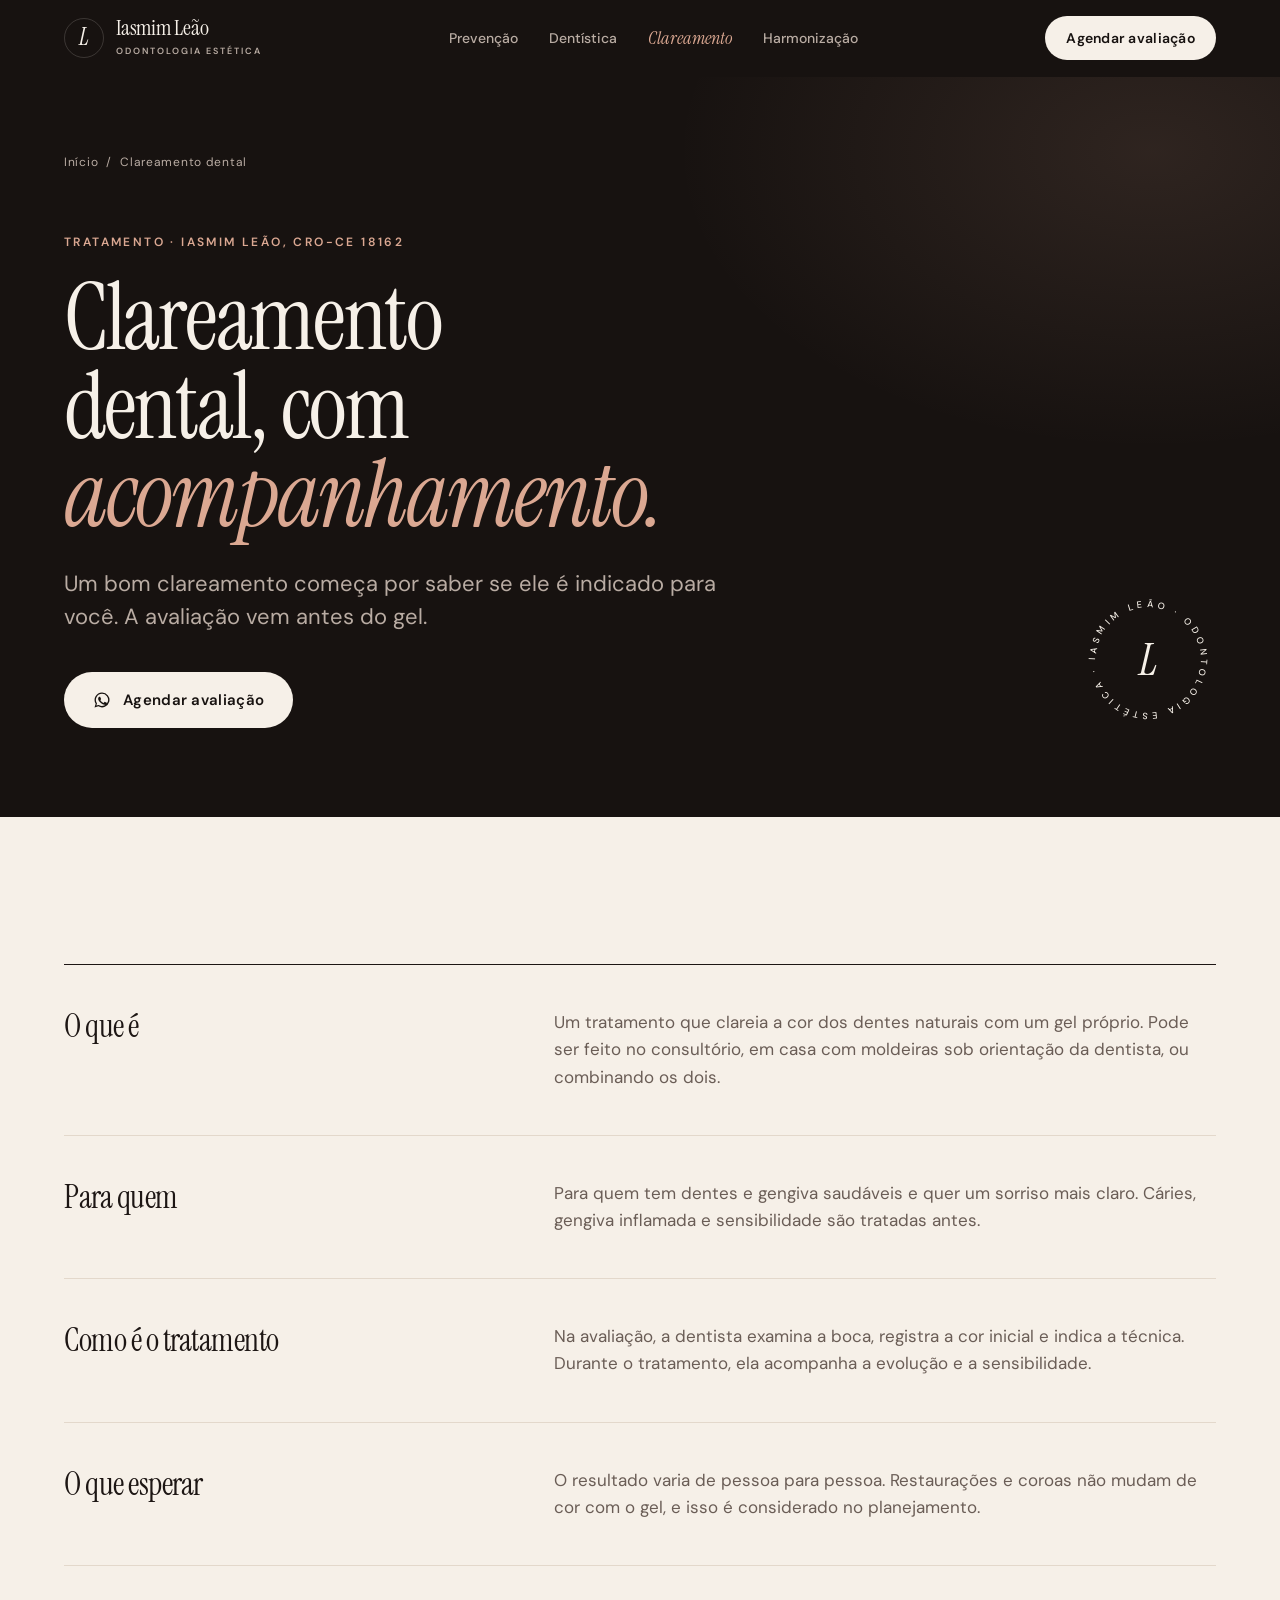
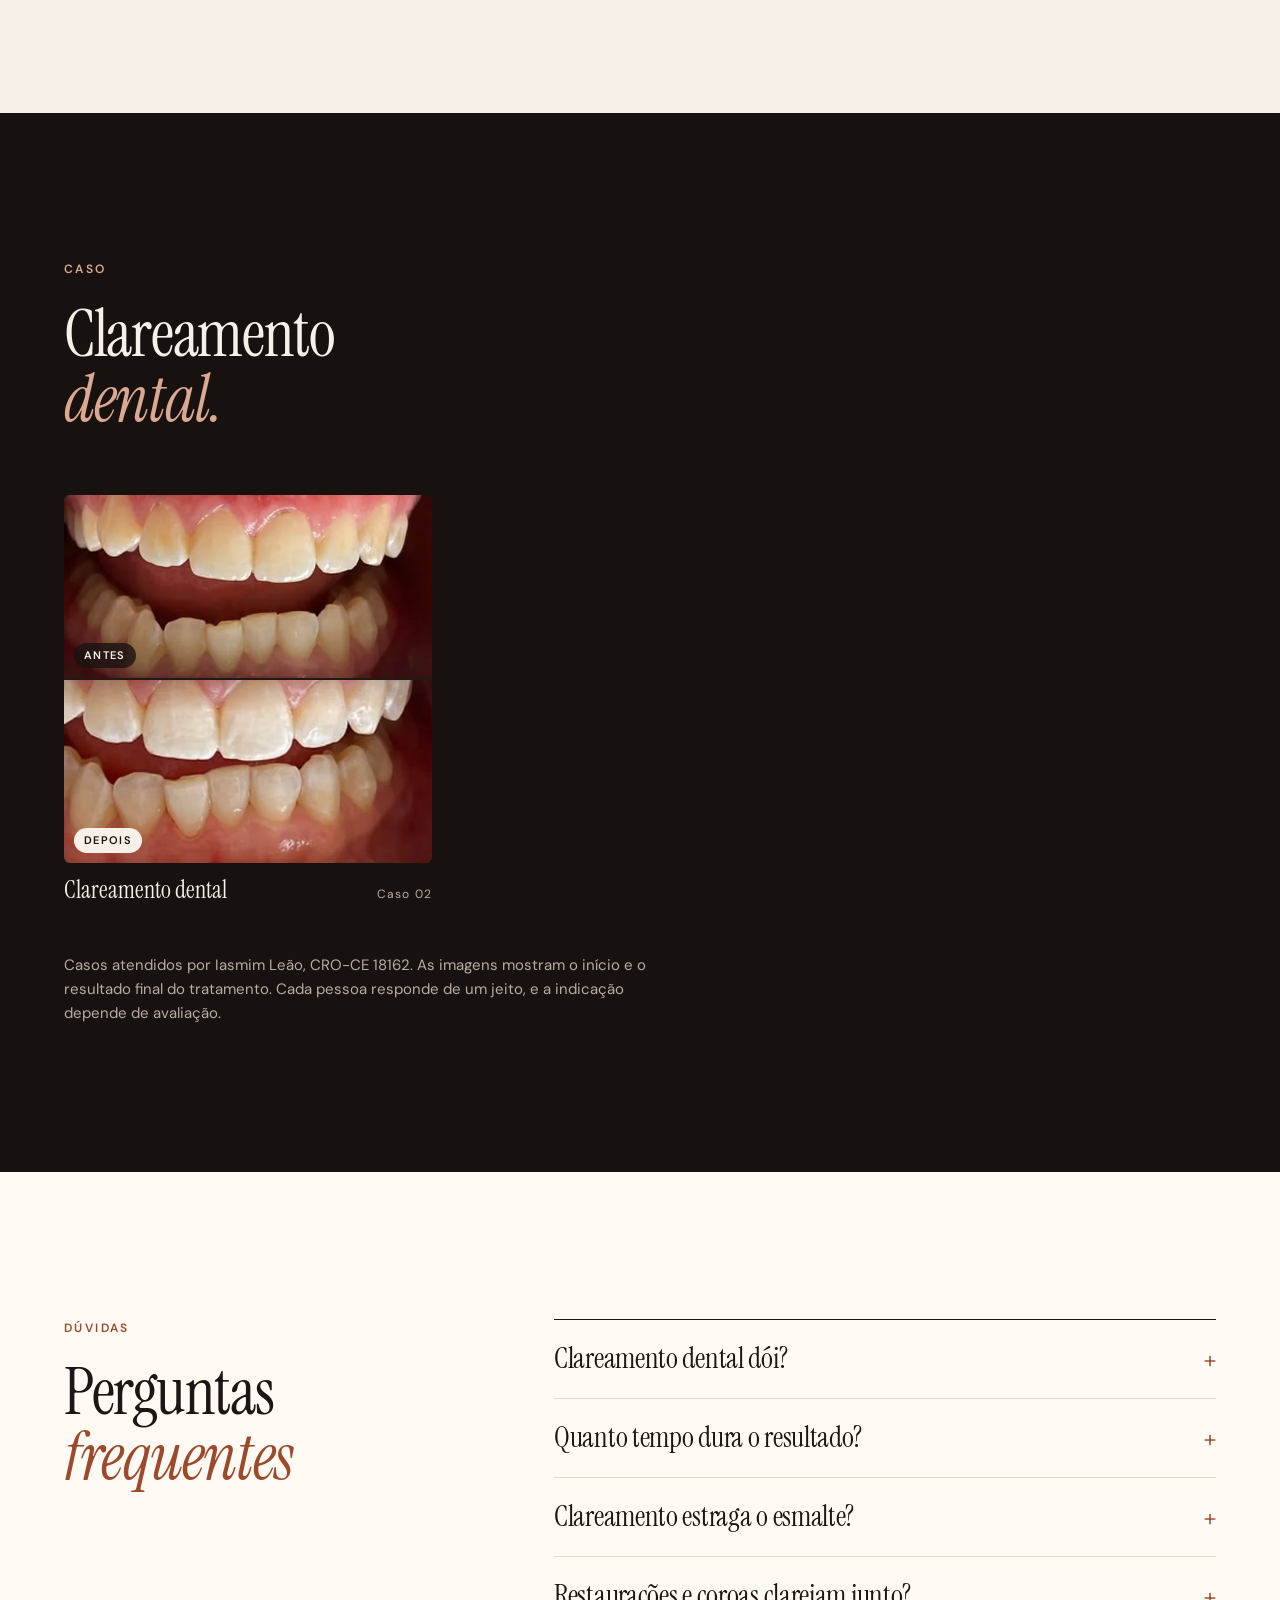
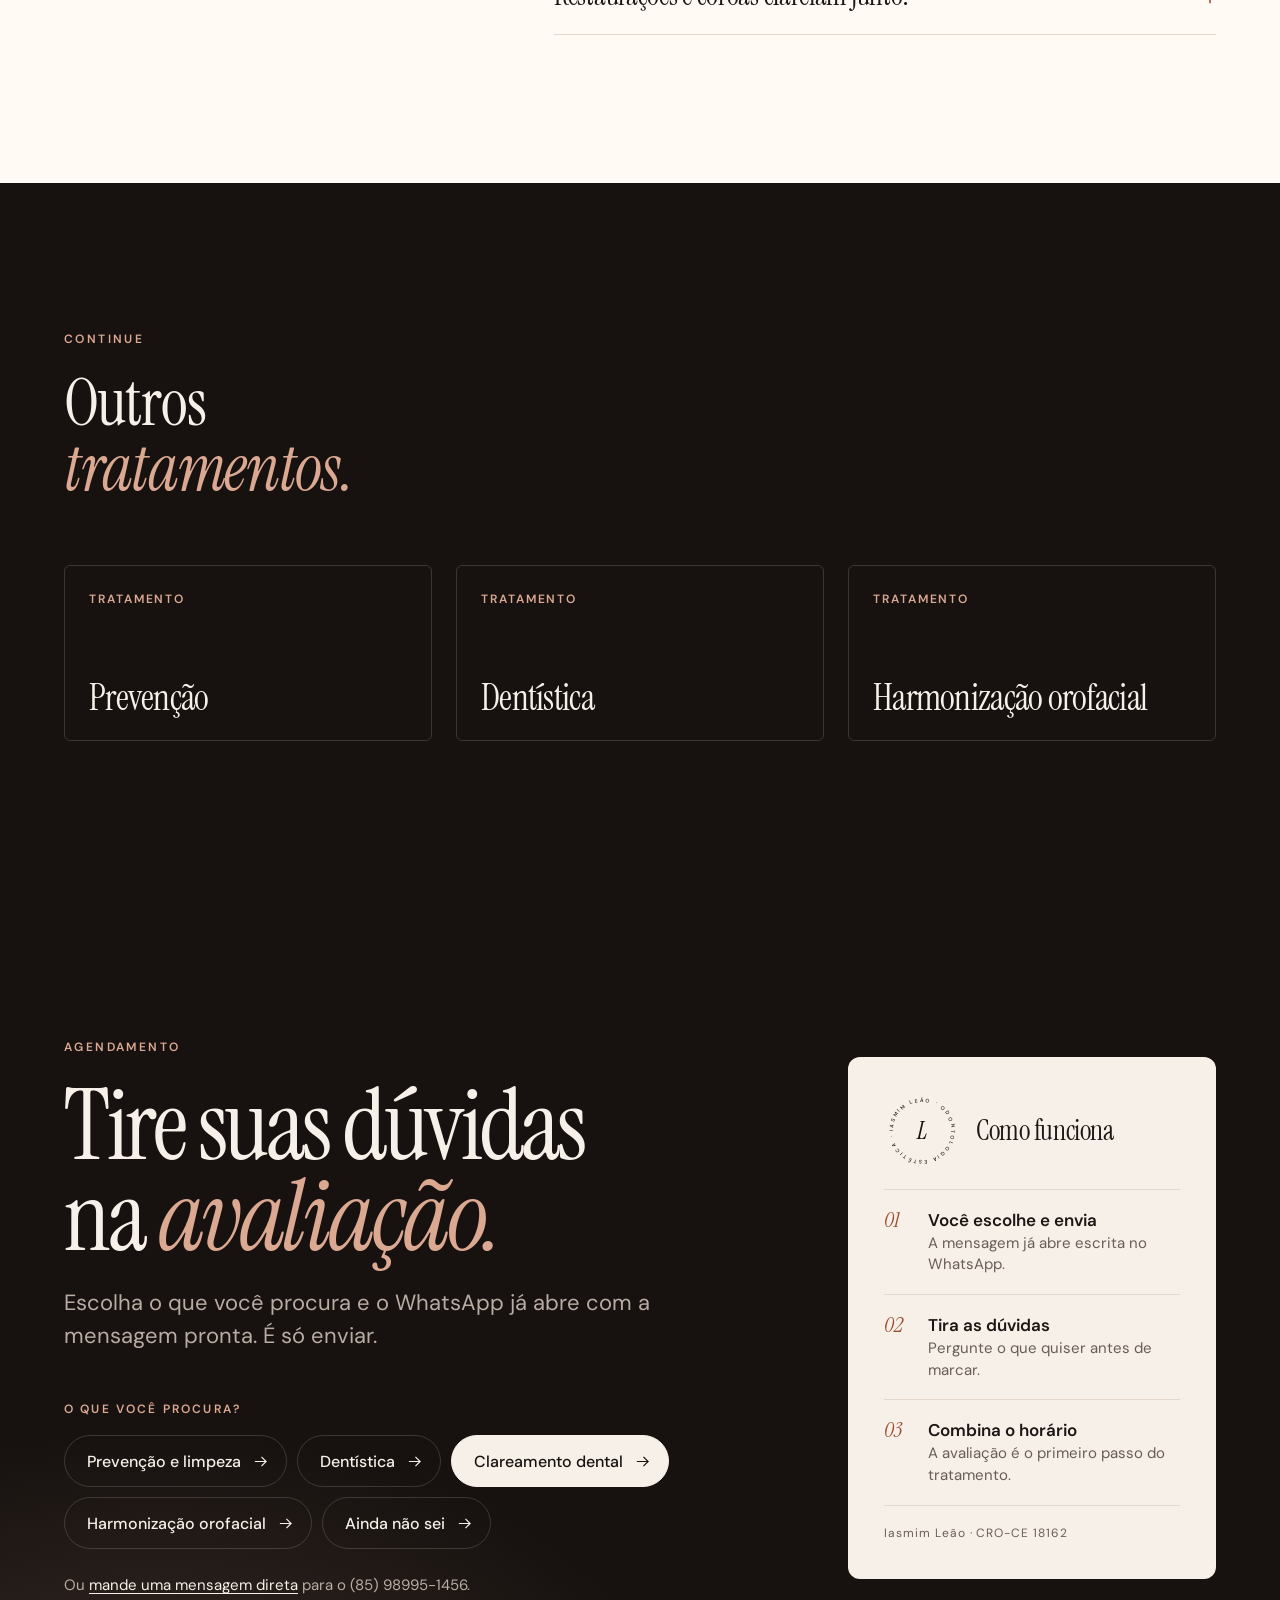
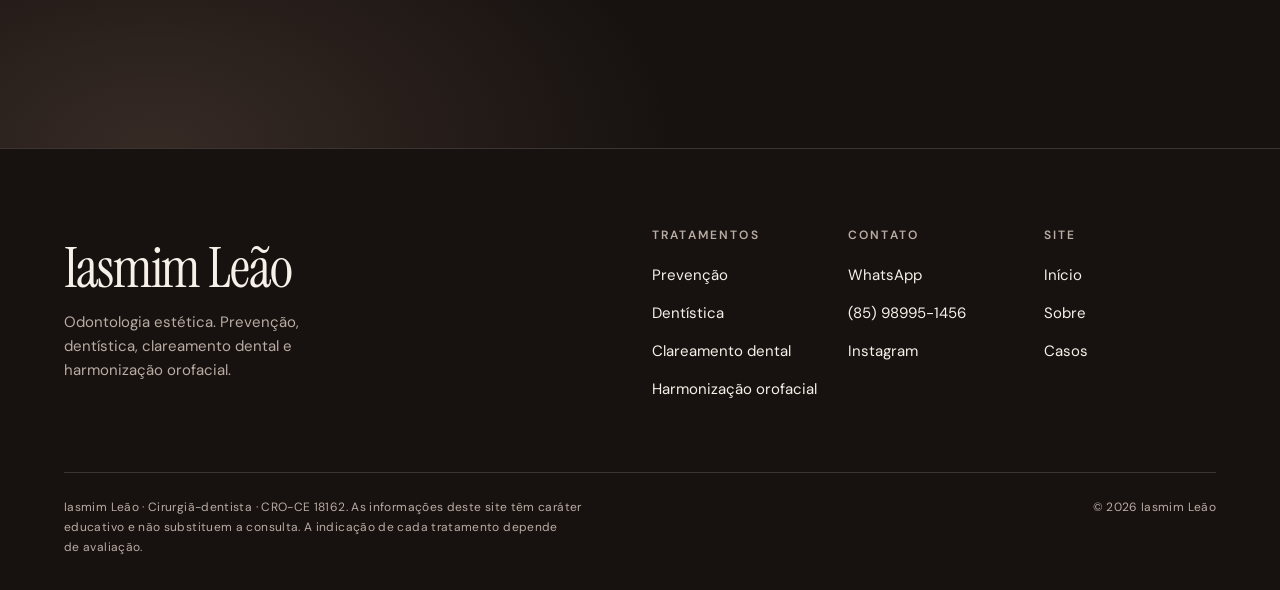
<file: clareamento-dental.html>
<!doctype html>
<html lang="pt-BR">
<head>
<meta charset="utf-8">
<meta name="viewport" content="width=device-width, initial-scale=1">
<title>Clareamento dental | Iasmim Leão</title>
<meta name="description" content="Clareamento dental com avaliação e acompanhamento de Iasmim Leão, cirurgiã-dentista (CRO-CE 18162). Tire suas dúvidas e agende pelo WhatsApp.">
<meta name="robots" content="index, follow, max-image-preview:large">
<link rel="canonical" href="https://iasmin-leao.vercel.app/clareamento-dental.html">
<meta name="author" content="Iasmim Leão, CRO-CE 18162">
<meta name="theme-color" content="#171210">
<meta name="geo.region" content="BR-CE">
<meta property="og:type" content="website">
<meta property="og:locale" content="pt_BR">
<meta property="og:site_name" content="Iasmim Leão · Odontologia Estética">
<meta property="og:title" content="Clareamento dental | Iasmim Leão">
<meta property="og:description" content="Clareamento dental com avaliação e acompanhamento de Iasmim Leão, cirurgiã-dentista (CRO-CE 18162). Tire suas dúvidas e agende pelo WhatsApp.">
<meta property="og:url" content="https://iasmin-leao.vercel.app/clareamento-dental.html">
<meta property="og:image" content="https://iasmin-leao.vercel.app/il-link.jpg">
<meta property="og:image:secure_url" content="https://iasmin-leao.vercel.app/il-link.jpg">
<meta property="og:image:type" content="image/jpeg">
<meta property="og:image:width" content="600">
<meta property="og:image:height" content="600">
<meta property="og:image:alt" content="Iasmim Leão, cirurgiã-dentista, no consultório">
<meta name="twitter:card" content="summary">
<meta name="twitter:image" content="https://iasmin-leao.vercel.app/il-link.jpg">
<link rel="icon" href="favicon.svg" type="image/svg+xml">
<link rel="manifest" href="site.webmanifest">
<link rel="preload" href="serif.woff2" as="font" type="font/woff2" crossorigin>
<link rel="preload" href="sans.woff2" as="font" type="font/woff2" crossorigin>
<link rel="stylesheet" href="style.css">
<script>document.documentElement.classList.add("js")</script>
<script type="application/ld+json">
{
 "@context": "https://schema.org",
 "@graph": [
  {
   "@type": "Dentist",
   "@id": "https://iasmin-leao.vercel.app/#consultorio",
   "name": "Iasmim Leão · Odontologia Estética",
   "url": "https://iasmin-leao.vercel.app/",
   "description": "Odontologia estética: prevenção, dentística, clareamento dental e harmonização orofacial.",
   "telephone": "+5585989951456",
   "image": [
    "https://iasmin-leao.vercel.app/il-capa.jpg",
    "https://iasmin-leao.vercel.app/il-retrato.jpg"
   ],
   "logo": "https://iasmin-leao.vercel.app/logo-iasmim-leao.svg",
   "founder": {
    "@id": "https://iasmin-leao.vercel.app/#iasmim"
   },
   "employee": {
    "@id": "https://iasmin-leao.vercel.app/#iasmim"
   },
   "areaServed": {
    "@type": "Place",
    "name": "Ceará"
   },
   "sameAs": [
    "https://www.instagram.com/iasmimleao/"
   ],
   "medicalSpecialty": "Dentistry",
   "contactPoint": {
    "@type": "ContactPoint",
    "telephone": "+5585989951456",
    "contactType": "agendamento",
    "availableLanguage": "pt-BR"
   },
   "hasOfferCatalog": {
    "@type": "OfferCatalog",
    "name": "Tratamentos",
    "itemListElement": [
     {
      "@type": "Offer",
      "itemOffered": {
       "@type": "Service",
       "name": "Prevenção",
       "description": "Consultas de rotina, limpeza e orientação para cuidar antes de precisar tratar.",
       "url": "https://iasmin-leao.vercel.app/prevencao.html",
       "provider": {
        "@id": "https://iasmin-leao.vercel.app/#consultorio"
       }
      }
     },
     {
      "@type": "Offer",
      "itemOffered": {
       "@type": "Service",
       "name": "Dentística",
       "description": "Restaurações e estética dental que devolvem forma, função e naturalidade.",
       "url": "https://iasmin-leao.vercel.app/dentistica.html",
       "provider": {
        "@id": "https://iasmin-leao.vercel.app/#consultorio"
       }
      }
     },
     {
      "@type": "Offer",
      "itemOffered": {
       "@type": "Service",
       "name": "Clareamento dental",
       "description": "Clareamento indicado e acompanhado pela dentista, depois de uma avaliação.",
       "url": "https://iasmin-leao.vercel.app/clareamento-dental.html",
       "provider": {
        "@id": "https://iasmin-leao.vercel.app/#consultorio"
       }
      }
     },
     {
      "@type": "Offer",
      "itemOffered": {
       "@type": "Service",
       "name": "Harmonização orofacial",
       "description": "Procedimentos estéticos na face e nos lábios, feitos por cirurgiã-dentista.",
       "url": "https://iasmin-leao.vercel.app/harmonizacao-orofacial.html",
       "provider": {
        "@id": "https://iasmin-leao.vercel.app/#consultorio"
       }
      }
     }
    ]
   }
  },
  {
   "@type": "Person",
   "@id": "https://iasmin-leao.vercel.app/#iasmim",
   "name": "Iasmim Leão",
   "jobTitle": "Cirurgiã-dentista",
   "description": "Cirurgiã-dentista, aperfeiçoada em Dentística e pós-graduanda em Harmonização.",
   "identifier": {
    "@type": "PropertyValue",
    "propertyID": "CRO",
    "value": "CE 18162"
   },
   "knowsAbout": [
    "Odontologia estética",
    "Dentística",
    "Clareamento dental",
    "Harmonização orofacial",
    "Prevenção em saúde bucal"
   ],
   "image": "https://iasmin-leao.vercel.app/il-retrato.jpg",
   "url": "https://iasmin-leao.vercel.app/",
   "sameAs": [
    "https://www.instagram.com/iasmimleao/"
   ],
   "worksFor": {
    "@id": "https://iasmin-leao.vercel.app/#consultorio"
   }
  },
  {
   "@type": "WebSite",
   "@id": "https://iasmin-leao.vercel.app/#site",
   "url": "https://iasmin-leao.vercel.app/",
   "name": "Iasmim Leão · Odontologia Estética",
   "inLanguage": "pt-BR",
   "publisher": {
    "@id": "https://iasmin-leao.vercel.app/#consultorio"
   }
  },
  {
   "@type": "WebPage",
   "@id": "https://iasmin-leao.vercel.app/clareamento-dental.html#pagina",
   "url": "https://iasmin-leao.vercel.app/clareamento-dental.html",
   "name": "Clareamento dental | Iasmim Leão",
   "description": "Clareamento dental com avaliação e acompanhamento de Iasmim Leão, cirurgiã-dentista (CRO-CE 18162). Tire suas dúvidas e agende pelo WhatsApp.",
   "inLanguage": "pt-BR",
   "isPartOf": {
    "@id": "https://iasmin-leao.vercel.app/#site"
   },
   "about": {
    "@id": "https://iasmin-leao.vercel.app/#consultorio"
   },
   "primaryImageOfPage": "https://iasmin-leao.vercel.app/il-capa.jpg",
   "dateModified": "2026-11-11"
  },
  {
   "@type": "Service",
   "name": "Clareamento dental",
   "description": "Clareamento indicado e acompanhado pela dentista, depois de uma avaliação.",
   "serviceType": "Clareamento dental",
   "provider": {
    "@id": "https://iasmin-leao.vercel.app/#consultorio"
   },
   "areaServed": "Ceará",
   "url": "https://iasmin-leao.vercel.app/clareamento-dental.html"
  },
  {
   "@type": "BreadcrumbList",
   "itemListElement": [
    {
     "@type": "ListItem",
     "position": 1,
     "name": "Início",
     "item": "https://iasmin-leao.vercel.app/"
    },
    {
     "@type": "ListItem",
     "position": 2,
     "name": "Clareamento dental",
     "item": "https://iasmin-leao.vercel.app/clareamento-dental.html"
    }
   ]
  },
  {
   "@type": "FAQPage",
   "mainEntity": [
    {
     "@type": "Question",
     "name": "Clareamento dental dói?",
     "acceptedAnswer": {
      "@type": "Answer",
      "text": "O procedimento em si não dói. Algumas pessoas sentem sensibilidade durante o tratamento, que costuma ser passageira e é acompanhada pela dentista."
     }
    },
    {
     "@type": "Question",
     "name": "Quanto tempo dura o resultado?",
     "acceptedAnswer": {
      "@type": "Answer",
      "text": "Varia de pessoa para pessoa e depende dos hábitos, como o consumo de café, vinho e cigarro. Os retornos ajudam a manter."
     }
    },
    {
     "@type": "Question",
     "name": "Clareamento estraga o esmalte?",
     "acceptedAnswer": {
      "@type": "Answer",
      "text": "Quando indicado e acompanhado por um dentista, o clareamento é um procedimento seguro. O risco está em usar produtos por conta própria."
     }
    },
    {
     "@type": "Question",
     "name": "Restaurações e coroas clareiam junto?",
     "acceptedAnswer": {
      "@type": "Answer",
      "text": "Não. O gel age no dente natural. Se você tem restaurações aparentes, a dentista avalia se será preciso trocá-las depois."
     }
    }
   ]
  }
 ]
}
</script>
</head>
<body>
<a class="skip" href="#conteudo">Pular para o conteúdo</a>

<header class="site-header" data-header>
  <div class="wrap header-in">
    <a class="brand" href="index.html">
      <span class="brand-mono" aria-hidden="true">L</span>
      <span><span class="brand-name">Iasmim Leão</span><span class="brand-sub">Odontologia estética</span></span>
    </a>
    <nav class="nav" aria-label="Tratamentos"><ul><li><a href="prevencao.html">Prevenção</a></li><li><a href="dentistica.html">Dentística</a></li><li><a href="clareamento-dental.html" aria-current="page">Clareamento</a></li><li><a href="harmonizacao-orofacial.html">Harmonização</a></li></ul></nav>
    <a class="btn btn--ivory btn--sm header-cta" href="https://wa.me/5585989951456?text=Ol%C3%A1%2C%20Iasmim%21%20Vi%20o%20seu%20site%20e%20gostaria%20de%20saber%20mais%20sobre%20o%20clareamento%20dental." target="_blank" rel="noopener">Agendar avaliação</a>
    <button class="menu-btn" type="button" data-menu-btn aria-expanded="false" aria-controls="menu"><span data-menu-label>Menu</span><i aria-hidden="true"></i></button>
  </div>
</header>

<div class="menu" id="menu">
  <nav aria-label="Menu"><ul class="menu-links"><li><a href="index.html"><span>01</span>Início</a></li><li><a href="prevencao.html"><span>02</span>Prevenção</a></li><li><a href="dentistica.html"><span>03</span>Dentística</a></li><li><a href="clareamento-dental.html" aria-current="page"><span>04</span>Clareamento</a></li><li><a href="harmonizacao-orofacial.html"><span>05</span>Harmonização</a></li></ul></nav>
  <div class="menu-foot">
    <a class="btn btn--ivory" href="https://wa.me/5585989951456?text=Ol%C3%A1%2C%20Iasmim%21%20Vi%20o%20seu%20site%20e%20gostaria%20de%20saber%20mais%20sobre%20o%20clareamento%20dental." target="_blank" rel="noopener"><svg viewBox="0 0 24 24" fill="currentColor" aria-hidden="true"><path d="M12.04 2a9.9 9.9 0 0 0-8.46 15.03L2 22l5.1-1.54A9.9 9.9 0 1 0 12.04 2Zm0 1.8a8.1 8.1 0 1 1-4.3 14.96l-.3-.19-3.03.92.94-2.94-.2-.31A8.1 8.1 0 0 1 12.04 3.8Zm-3.4 3.9c-.2 0-.5.07-.76.36-.26.28-1 .98-1 2.38 0 1.4 1.02 2.76 1.17 2.95.14.19 2 3.06 4.86 4.29 2.38 1.02 2.87.82 3.39.77.51-.05 1.66-.68 1.9-1.33.23-.66.23-1.22.16-1.34-.07-.12-.26-.19-.54-.33-.29-.14-1.67-.82-1.93-.92-.26-.09-.45-.14-.64.14-.19.29-.73.92-.9 1.11-.16.19-.33.21-.61.07-.29-.14-1.2-.44-2.29-1.41a8.6 8.6 0 0 1-1.58-1.97c-.17-.28-.02-.44.12-.58.13-.12.29-.33.43-.49.14-.17.19-.29.28-.48.1-.19.05-.35-.02-.5-.07-.13-.63-1.55-.88-2.12-.22-.52-.45-.53-.64-.54l-.52-.06Z"/></svg>Agendar pelo WhatsApp</a>
    <p>Iasmim Leão · Cirurgiã-dentista · CRO-CE 18162</p>
  </div>
</div>

<main id="conteudo">

<section class="page-hero ink">
  <div class="wrap">
    <nav class="crumbs" aria-label="Você está em"><a href="index.html">Início</a><span aria-hidden="true">/</span><span aria-current="page">Clareamento dental</span></nav>
    <div class="grid">
      <div class="page-hero-text">
        <span class="kicker">Tratamento · Iasmim Leão, CRO-CE 18162</span>
        <h1>Clareamento dental, com <em>acompanhamento.</em></h1>
        <p class="lead">Um bom clareamento começa por saber se ele é indicado para você. A avaliação vem antes do gel.</p>
        <div class="actions"><a class="btn btn--ivory" href="https://wa.me/5585989951456?text=Ol%C3%A1%2C%20Iasmim%21%20Vi%20o%20seu%20site%20e%20gostaria%20de%20saber%20mais%20sobre%20o%20clareamento%20dental." target="_blank" rel="noopener"><svg viewBox="0 0 24 24" fill="currentColor" aria-hidden="true"><path d="M12.04 2a9.9 9.9 0 0 0-8.46 15.03L2 22l5.1-1.54A9.9 9.9 0 1 0 12.04 2Zm0 1.8a8.1 8.1 0 1 1-4.3 14.96l-.3-.19-3.03.92.94-2.94-.2-.31A8.1 8.1 0 0 1 12.04 3.8Zm-3.4 3.9c-.2 0-.5.07-.76.36-.26.28-1 .98-1 2.38 0 1.4 1.02 2.76 1.17 2.95.14.19 2 3.06 4.86 4.29 2.38 1.02 2.87.82 3.39.77.51-.05 1.66-.68 1.9-1.33.23-.66.23-1.22.16-1.34-.07-.12-.26-.19-.54-.33-.29-.14-1.67-.82-1.93-.92-.26-.09-.45-.14-.64.14-.19.29-.73.92-.9 1.11-.16.19-.33.21-.61.07-.29-.14-1.2-.44-2.29-1.41a8.6 8.6 0 0 1-1.58-1.97c-.17-.28-.02-.44.12-.58.13-.12.29-.33.43-.49.14-.17.19-.29.28-.48.1-.19.05-.35-.02-.5-.07-.13-.63-1.55-.88-2.12-.22-.52-.45-.53-.64-.54l-.52-.06Z"/></svg>Agendar avaliação</a></div>
      </div>
      <div class="page-hero-side"><svg class="seal" viewBox="0 0 140 140" aria-hidden="true" focusable="false"><defs><path id="seal-c" d="M70 70m-54 0a54 54 0 1 1 108 0a54 54 0 1 1-108 0"/></defs><g class="seal-ring"><text><textPath href="#seal-c" textLength="332">Iasmim Leão · Odontologia Estética · </textPath></text></g><text class="seal-l" x="70" y="85" text-anchor="middle">L</text></svg></div>
    </div>
  </div>
</section>

<section class="section page-body" aria-label="Sobre clareamento dental">
  <div class="wrap"><div class="rows"><div class="row grid reveal"><h3>O que é</h3><div class="row-body"><p>Um tratamento que clareia a cor dos dentes naturais com um gel próprio. Pode ser feito no consultório, em casa com moldeiras sob orientação da dentista, ou combinando os dois.</p></div></div><div class="row grid reveal"><h3>Para quem</h3><div class="row-body"><p>Para quem tem dentes e gengiva saudáveis e quer um sorriso mais claro. Cáries, gengiva inflamada e sensibilidade são tratadas antes.</p></div></div><div class="row grid reveal"><h3>Como é o tratamento</h3><div class="row-body"><p>Na avaliação, a dentista examina a boca, registra a cor inicial e indica a técnica. Durante o tratamento, ela acompanha a evolução e a sensibilidade.</p></div></div><div class="row grid reveal"><h3>O que esperar</h3><div class="row-body"><p>O resultado varia de pessoa para pessoa. Restaurações e coroas não mudam de cor com o gel, e isso é considerado no planejamento.</p></div></div></div></div>
</section>

<section class="section ink" aria-labelledby="cc-t">
  <div class="wrap">
    <div class="head grid reveal"><div class="head-a"><span class="kicker">Caso</span><h2 id="cc-t">Clareamento <em>dental.</em></h2></div></div>
    <div class="cases"><figure class="case reveal">
      <div class="case-pair case-pair--rows">
        <div class="case-half"><picture><source srcset="caso2-antes.webp" type="image/webp"><img src="caso2-antes.jpg" alt="Dentes em close, antes do tratamento" width="600" height="300" loading="lazy" decoding="async"></picture><span class="case-tag">Antes</span></div>
        <div class="case-half"><picture><source srcset="caso2-depois.webp" type="image/webp"><img src="caso2-depois.jpg" alt="Dentes em close, depois do tratamento" width="600" height="300" loading="lazy" decoding="async"></picture><span class="case-tag case-tag--after">Depois</span></div>
      </div>
      <figcaption><b>Clareamento dental</b><span>Caso 02</span></figcaption>
    </figure></div>
    <p class="cases-note reveal">Casos atendidos por Iasmim Leão, CRO-CE 18162. As imagens mostram o início e o resultado final do tratamento. Cada pessoa responde de um jeito, e a indicação depende de avaliação.</p>
  </div>
</section>

<section class="section section--paper" aria-labelledby="faq-t">
  <div class="wrap grid">
    <div class="faq-head reveal">
      <span class="kicker">Dúvidas</span>
      <h2 id="faq-t">Perguntas <em>frequentes</em></h2>
    </div>
    <div class="faq-list reveal"><details><summary>Clareamento dental dói?</summary><div class="answer"><p>O procedimento em si não dói. Algumas pessoas sentem sensibilidade durante o tratamento, que costuma ser passageira e é acompanhada pela dentista.</p></div></details><details><summary>Quanto tempo dura o resultado?</summary><div class="answer"><p>Varia de pessoa para pessoa e depende dos hábitos, como o consumo de café, vinho e cigarro. Os retornos ajudam a manter.</p></div></details><details><summary>Clareamento estraga o esmalte?</summary><div class="answer"><p>Quando indicado e acompanhado por um dentista, o clareamento é um procedimento seguro. O risco está em usar produtos por conta própria.</p></div></details><details><summary>Restaurações e coroas clareiam junto?</summary><div class="answer"><p>Não. O gel age no dente natural. Se você tem restaurações aparentes, a dentista avalia se será preciso trocá-las depois.</p></div></details></div>
  </div>
</section>

<section class="section ink" aria-labelledby="outros-t">
  <div class="wrap">
    <div class="head grid reveal"><div class="head-a"><span class="kicker">Continue</span><h2 id="outros-t">Outros <em>tratamentos.</em></h2></div></div>
    <div class="others"><a class="other reveal" href="prevencao.html"><span>Tratamento</span><b>Prevenção</b></a><a class="other reveal" href="dentistica.html"><span>Tratamento</span><b>Dentística</b></a><a class="other reveal" href="harmonizacao-orofacial.html"><span>Tratamento</span><b>Harmonização orofacial</b></a></div>
  </div>
</section>


<section class="cta ink" id="agendar" aria-labelledby="cta-t">
  <div class="wrap grid">
    <div class="cta-main reveal">
      <span class="kicker">Agendamento</span>
      <h2 id="cta-t">Tire suas dúvidas na <em>avaliação.</em></h2>
      <p class="lead">Escolha o que você procura e o WhatsApp já abre com a mensagem pronta. É só enviar.</p>
      <p class="chips-label" id="chips-l">O que você procura?</p>
      <ul class="chips" aria-labelledby="chips-l"><li><a class="chip" href="https://wa.me/5585989951456?text=Ol%C3%A1%2C%20Iasmim%21%20Vi%20o%20seu%20site%20e%20gostaria%20de%20agendar%20uma%20consulta%20de%20preven%C3%A7%C3%A3o%20e%20limpeza." target="_blank" rel="noopener">Prevenção e limpeza<svg viewBox="0 0 16 16" fill="none" stroke="currentColor" stroke-width="1.25" aria-hidden="true"><path d="M2 8h12M9 3l5 5-5 5"/></svg></a></li><li><a class="chip" href="https://wa.me/5585989951456?text=Ol%C3%A1%2C%20Iasmim%21%20Vi%20o%20seu%20site%20e%20gostaria%20de%20agendar%20uma%20avalia%C3%A7%C3%A3o%20de%20dent%C3%ADstica." target="_blank" rel="noopener">Dentística<svg viewBox="0 0 16 16" fill="none" stroke="currentColor" stroke-width="1.25" aria-hidden="true"><path d="M2 8h12M9 3l5 5-5 5"/></svg></a></li><li><a class="chip chip--on" href="https://wa.me/5585989951456?text=Ol%C3%A1%2C%20Iasmim%21%20Vi%20o%20seu%20site%20e%20gostaria%20de%20agendar%20uma%20avalia%C3%A7%C3%A3o%20para%20clareamento%20dental." target="_blank" rel="noopener">Clareamento dental<svg viewBox="0 0 16 16" fill="none" stroke="currentColor" stroke-width="1.25" aria-hidden="true"><path d="M2 8h12M9 3l5 5-5 5"/></svg></a></li><li><a class="chip" href="https://wa.me/5585989951456?text=Ol%C3%A1%2C%20Iasmim%21%20Vi%20o%20seu%20site%20e%20gostaria%20de%20agendar%20uma%20avalia%C3%A7%C3%A3o%20de%20harmoniza%C3%A7%C3%A3o%20orofacial." target="_blank" rel="noopener">Harmonização orofacial<svg viewBox="0 0 16 16" fill="none" stroke="currentColor" stroke-width="1.25" aria-hidden="true"><path d="M2 8h12M9 3l5 5-5 5"/></svg></a></li><li><a class="chip" href="https://wa.me/5585989951456?text=Ol%C3%A1%2C%20Iasmim%21%20Vi%20o%20seu%20site%20e%20gostaria%20de%20agendar%20uma%20avalia%C3%A7%C3%A3o.%20Ainda%20n%C3%A3o%20sei%20qual%20tratamento%20%C3%A9%20para%20mim." target="_blank" rel="noopener">Ainda não sei<svg viewBox="0 0 16 16" fill="none" stroke="currentColor" stroke-width="1.25" aria-hidden="true"><path d="M2 8h12M9 3l5 5-5 5"/></svg></a></li></ul>
      <p class="cta-alt">Ou <a href="https://wa.me/5585989951456?text=Ol%C3%A1%2C%20Iasmim%21%20Vi%20o%20seu%20site%20e%20gostaria%20de%20saber%20mais%20sobre%20o%20clareamento%20dental." target="_blank" rel="noopener">mande uma mensagem direta</a> para o (85) 98995-1456.</p>
    </div>
    <aside class="cta-card reveal" aria-label="Como funciona o agendamento">
      <div class="cta-card-head"><svg class="seal" viewBox="0 0 140 140" aria-hidden="true" focusable="false"><defs><path id="seal-c" d="M70 70m-54 0a54 54 0 1 1 108 0a54 54 0 1 1-108 0"/></defs><g class="seal-ring"><text><textPath href="#seal-c" textLength="332">Iasmim Leão · Odontologia Estética · </textPath></text></g><text class="seal-l" x="70" y="85" text-anchor="middle">L</text></svg><p>Como funciona</p></div>
      <ol>
        <li><b>Você escolhe e envia</b>A mensagem já abre escrita no WhatsApp.</li>
        <li><b>Tira as dúvidas</b>Pergunte o que quiser antes de marcar.</li>
        <li><b>Combina o horário</b>A avaliação é o primeiro passo do tratamento.</li>
      </ol>
      <p class="cta-card-foot">Iasmim Leão · CRO-CE 18162</p>
    </aside>
  </div>
</section>

</main>

<footer class="site-footer">
  <div class="wrap grid">
    <div class="footer-brand">
      <p class="serif">Iasmim Leão</p>
      <p>Odontologia estética. Prevenção, dentística, clareamento dental e harmonização orofacial.</p>
    </div>
    <div class="footer-col">
      <h2>Tratamentos</h2>
      <ul><li><a href="prevencao.html">Prevenção</a></li><li><a href="dentistica.html">Dentística</a></li><li><a href="clareamento-dental.html">Clareamento dental</a></li><li><a href="harmonizacao-orofacial.html">Harmonização orofacial</a></li></ul>
    </div>
    <div class="footer-col">
      <h2>Contato</h2>
      <ul>
        <li><a href="https://wa.me/5585989951456?text=Ol%C3%A1%2C%20Iasmim%21%20Vi%20o%20seu%20site%20e%20gostaria%20de%20saber%20mais%20sobre%20o%20clareamento%20dental." target="_blank" rel="noopener">WhatsApp</a></li>
        <li><a href="tel:+5585989951456">(85) 98995-1456</a></li>
        <li><a href="https://www.instagram.com/iasmimleao/" target="_blank" rel="noopener">Instagram</a></li>
      </ul>
    </div>
    <div class="footer-col">
      <h2>Site</h2>
      <ul>
        <li><a href="index.html">Início</a></li>
        <li><a href="index.html#sobre">Sobre</a></li>
        <li><a href="index.html#casos">Casos</a></li>
      </ul>
    </div>
  </div>
  <div class="wrap"><div class="footer-legal">
    <p>Iasmim Leão · Cirurgiã-dentista · CRO-CE 18162. As informações deste site têm caráter educativo e não substituem a consulta. A indicação de cada tratamento depende de avaliação.</p>
    <p>© 2026 Iasmim Leão</p>
  </div></div>
</footer>

<div class="dock" data-dock>
  <a class="btn btn--ivory" href="https://wa.me/5585989951456?text=Ol%C3%A1%2C%20Iasmim%21%20Vi%20o%20seu%20site%20e%20gostaria%20de%20saber%20mais%20sobre%20o%20clareamento%20dental." target="_blank" rel="noopener"><svg viewBox="0 0 24 24" fill="currentColor" aria-hidden="true"><path d="M12.04 2a9.9 9.9 0 0 0-8.46 15.03L2 22l5.1-1.54A9.9 9.9 0 1 0 12.04 2Zm0 1.8a8.1 8.1 0 1 1-4.3 14.96l-.3-.19-3.03.92.94-2.94-.2-.31A8.1 8.1 0 0 1 12.04 3.8Zm-3.4 3.9c-.2 0-.5.07-.76.36-.26.28-1 .98-1 2.38 0 1.4 1.02 2.76 1.17 2.95.14.19 2 3.06 4.86 4.29 2.38 1.02 2.87.82 3.39.77.51-.05 1.66-.68 1.9-1.33.23-.66.23-1.22.16-1.34-.07-.12-.26-.19-.54-.33-.29-.14-1.67-.82-1.93-.92-.26-.09-.45-.14-.64.14-.19.29-.73.92-.9 1.11-.16.19-.33.21-.61.07-.29-.14-1.2-.44-2.29-1.41a8.6 8.6 0 0 1-1.58-1.97c-.17-.28-.02-.44.12-.58.13-.12.29-.33.43-.49.14-.17.19-.29.28-.48.1-.19.05-.35-.02-.5-.07-.13-.63-1.55-.88-2.12-.22-.52-.45-.53-.64-.54l-.52-.06Z"/></svg>Agendar avaliação</a>
</div>

<script src="main.js" defer></script>
</body>
</html>
</file>
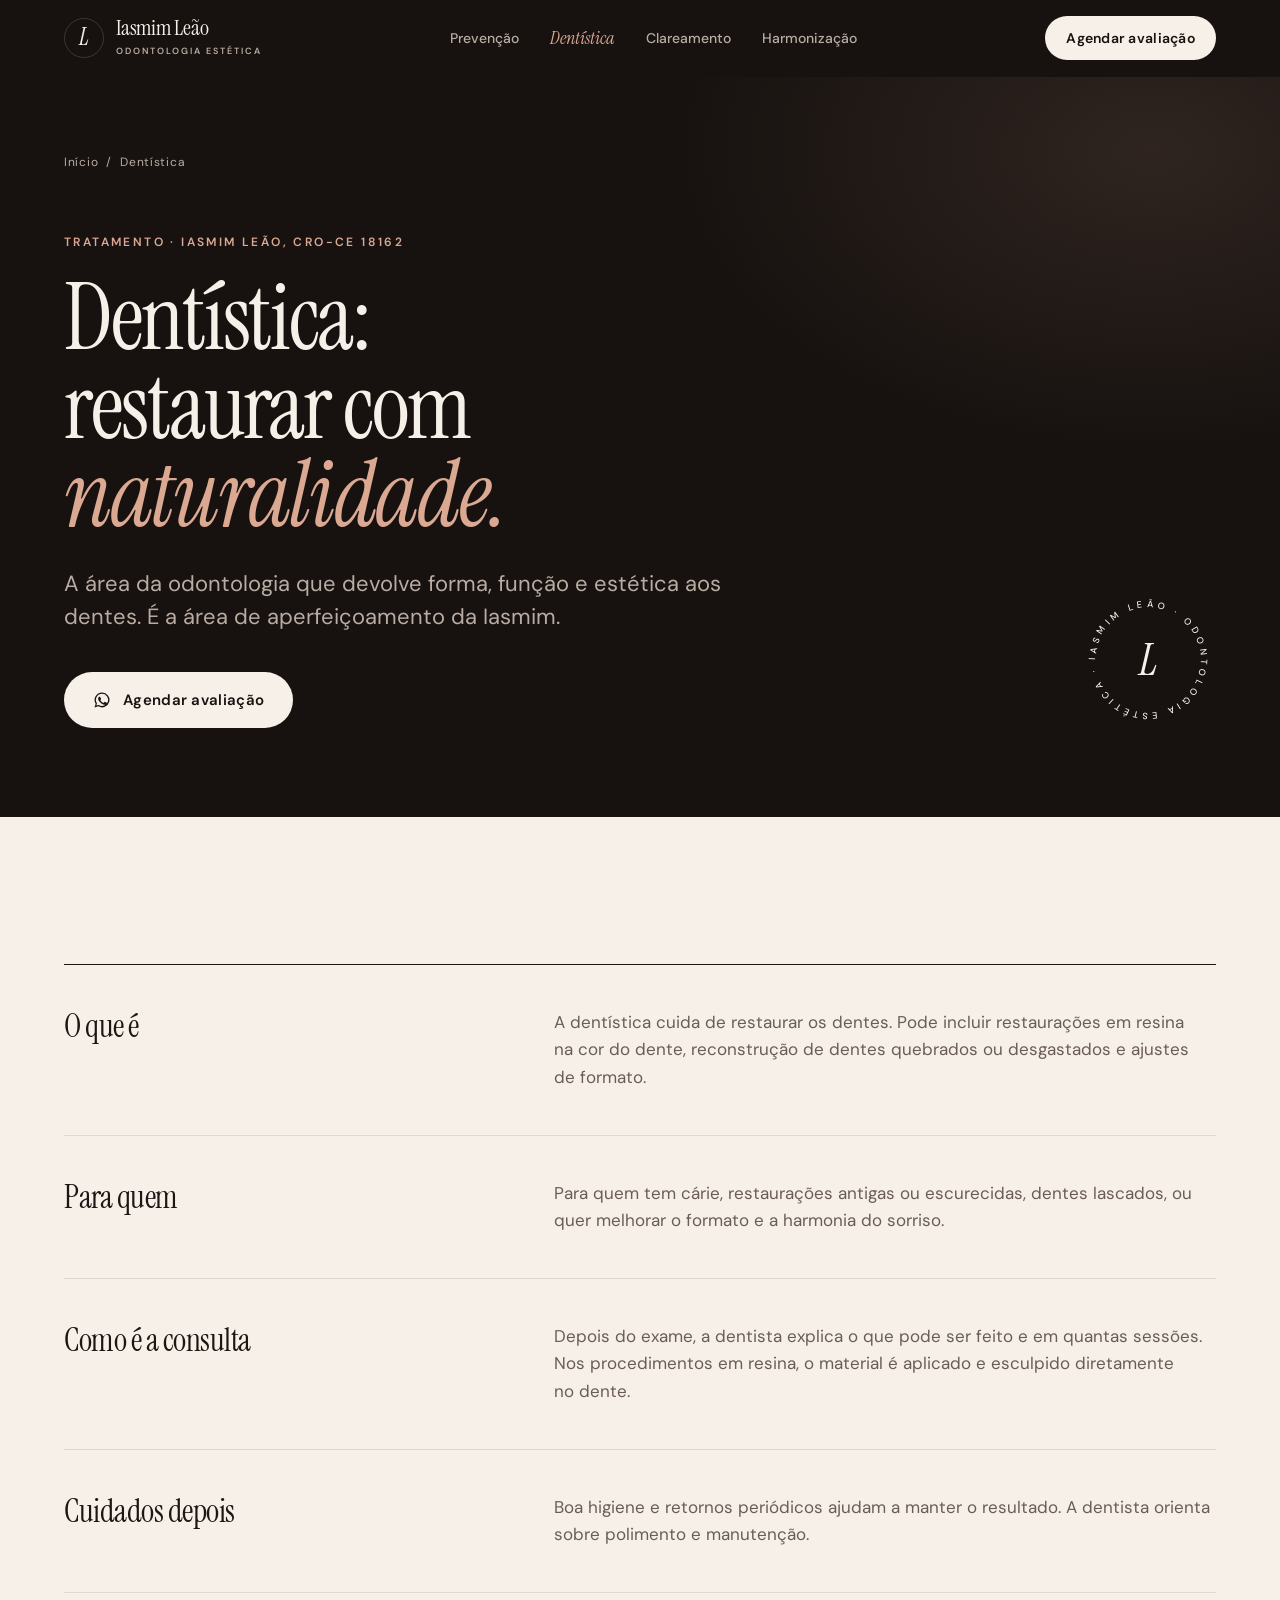
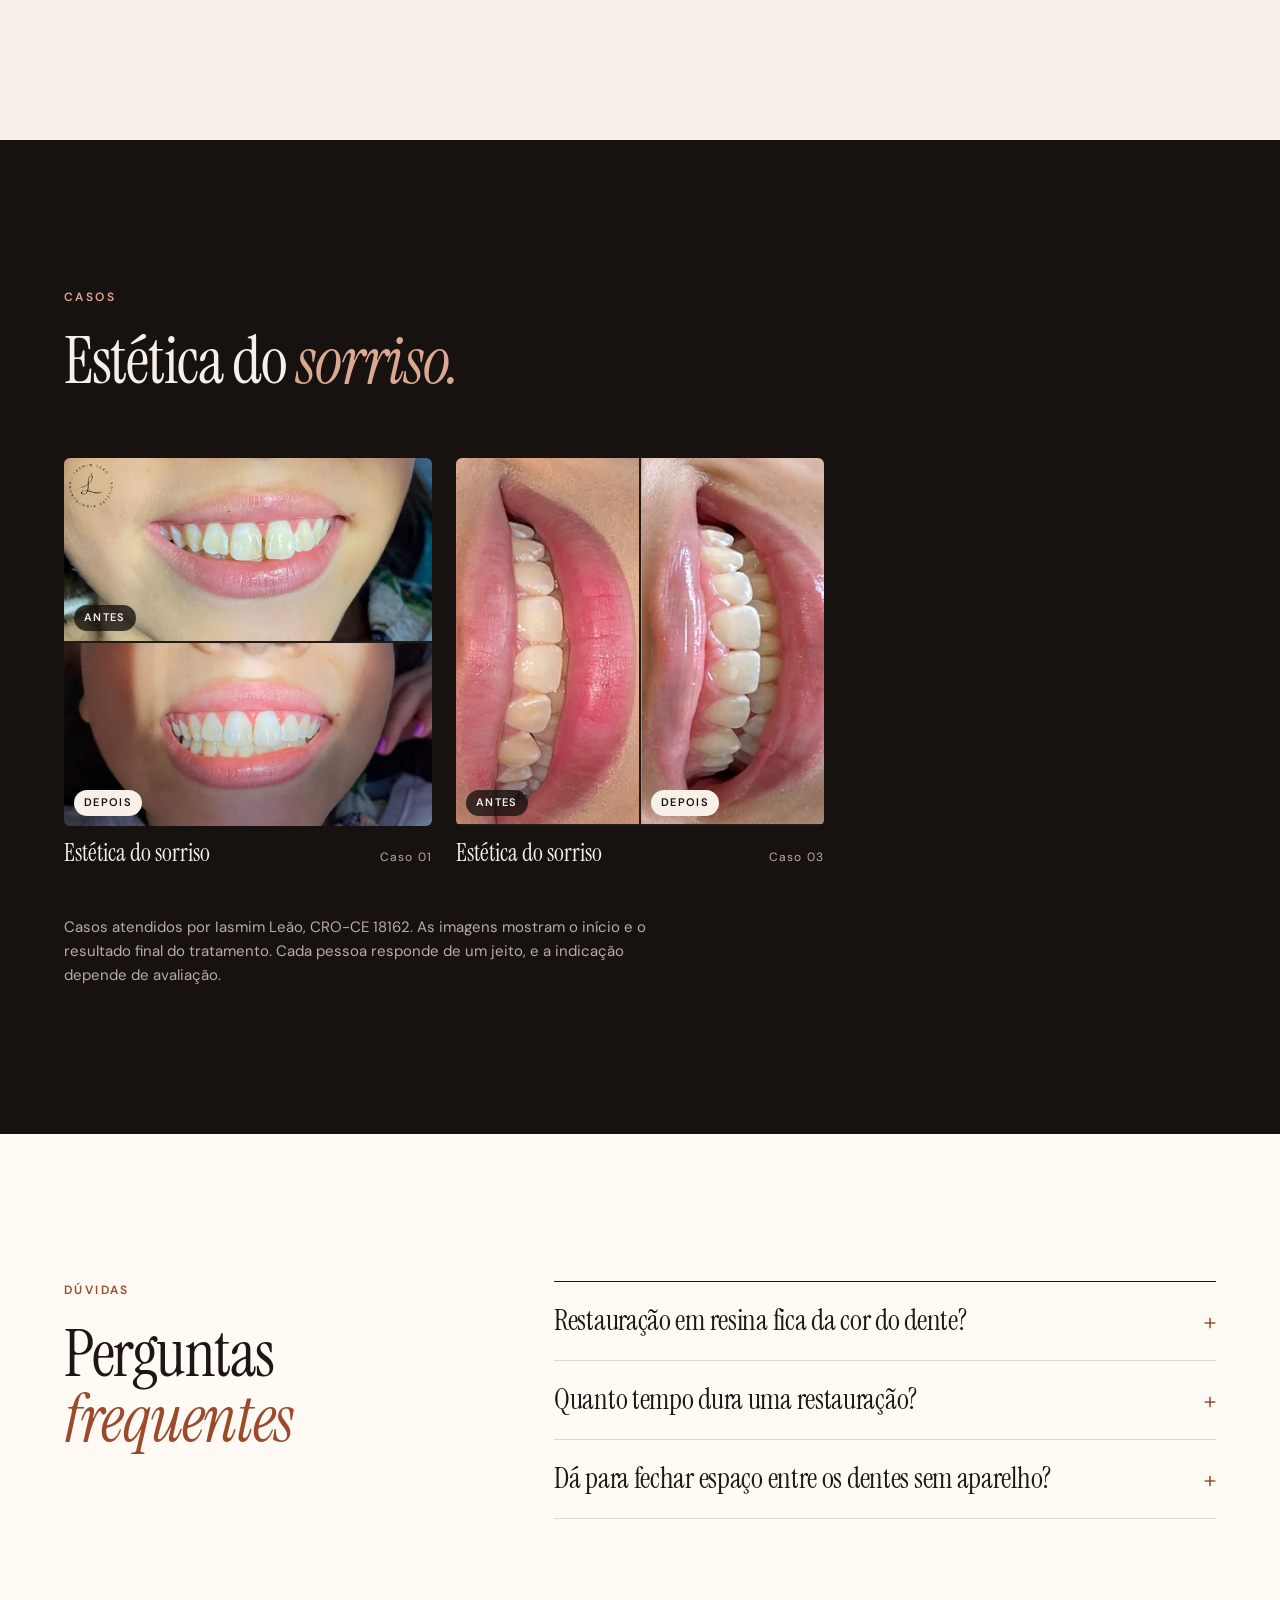
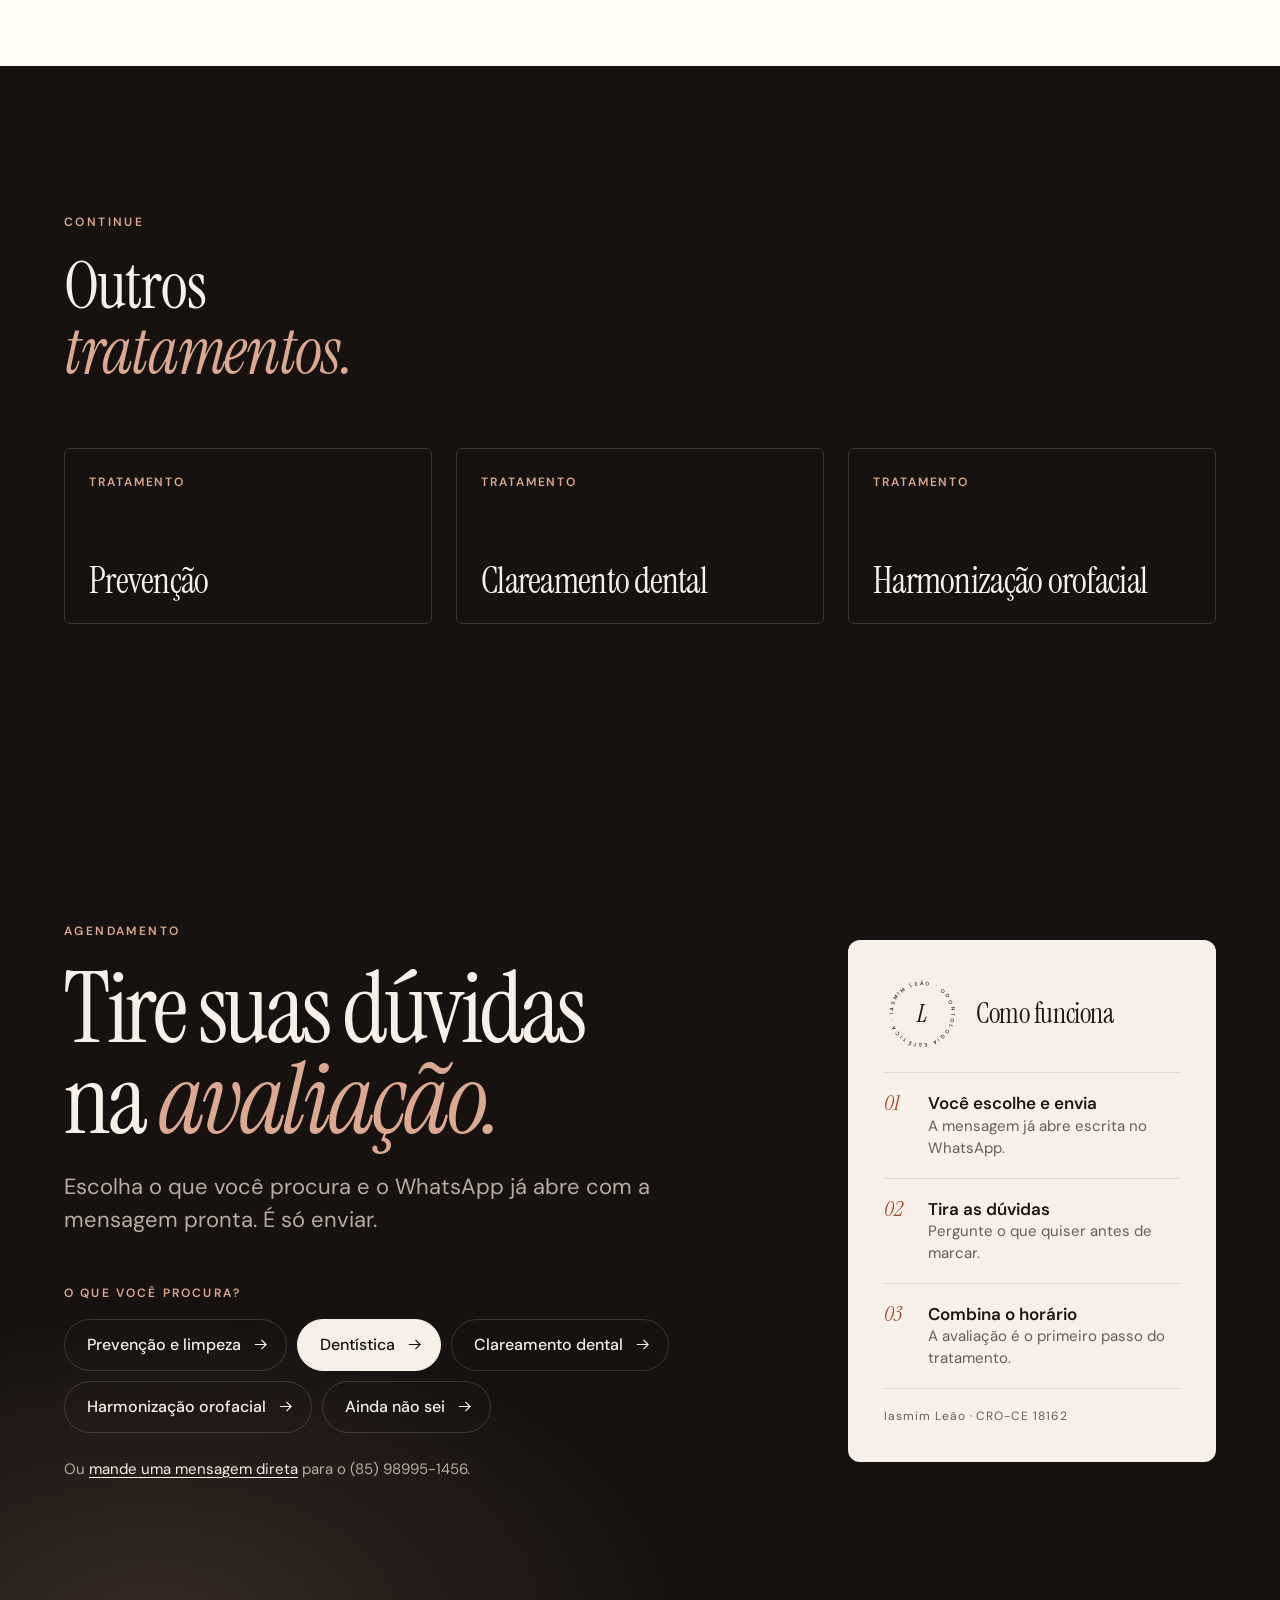
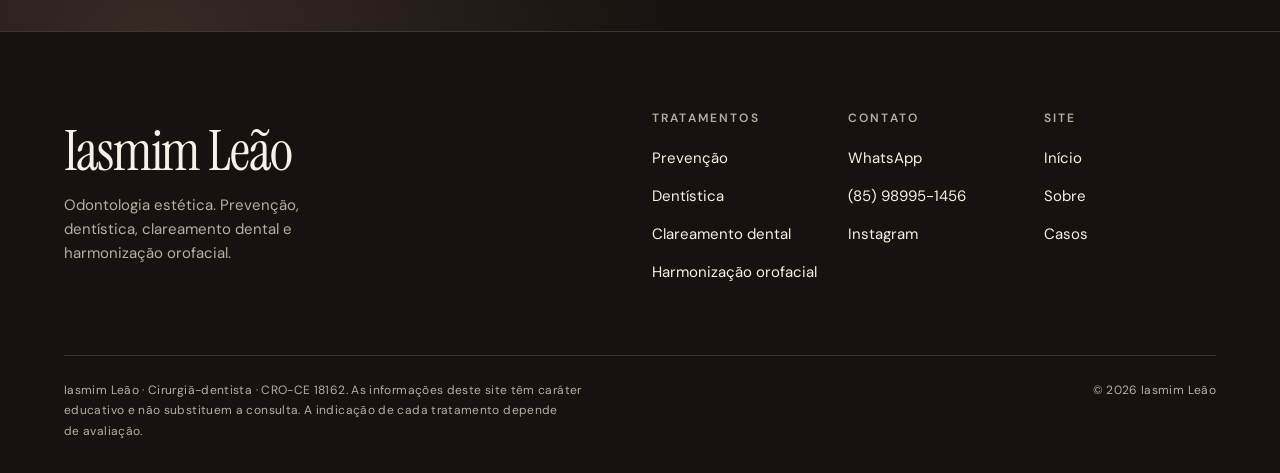
<file: dentistica.html>
<!doctype html>
<html lang="pt-BR">
<head>
<meta charset="utf-8">
<meta name="viewport" content="width=device-width, initial-scale=1">
<title>Dentística e restaurações estéticas | Iasmim Leão</title>
<meta name="description" content="Dentística com Iasmim Leão (CRO-CE 18162), aperfeiçoada na área: restaurações em resina e estética dental com naturalidade. Agende pelo WhatsApp.">
<meta name="robots" content="index, follow, max-image-preview:large">
<link rel="canonical" href="https://iasmin-leao.vercel.app/dentistica.html">
<meta name="author" content="Iasmim Leão, CRO-CE 18162">
<meta name="theme-color" content="#171210">
<meta name="geo.region" content="BR-CE">
<meta property="og:type" content="website">
<meta property="og:locale" content="pt_BR">
<meta property="og:site_name" content="Iasmim Leão · Odontologia Estética">
<meta property="og:title" content="Dentística e restaurações estéticas | Iasmim Leão">
<meta property="og:description" content="Dentística com Iasmim Leão (CRO-CE 18162), aperfeiçoada na área: restaurações em resina e estética dental com naturalidade. Agende pelo WhatsApp.">
<meta property="og:url" content="https://iasmin-leao.vercel.app/dentistica.html">
<meta property="og:image" content="https://iasmin-leao.vercel.app/il-link.jpg">
<meta property="og:image:secure_url" content="https://iasmin-leao.vercel.app/il-link.jpg">
<meta property="og:image:type" content="image/jpeg">
<meta property="og:image:width" content="600">
<meta property="og:image:height" content="600">
<meta property="og:image:alt" content="Iasmim Leão, cirurgiã-dentista, no consultório">
<meta name="twitter:card" content="summary">
<meta name="twitter:image" content="https://iasmin-leao.vercel.app/il-link.jpg">
<link rel="icon" href="favicon.svg" type="image/svg+xml">
<link rel="manifest" href="site.webmanifest">
<link rel="preload" href="serif.woff2" as="font" type="font/woff2" crossorigin>
<link rel="preload" href="sans.woff2" as="font" type="font/woff2" crossorigin>
<link rel="stylesheet" href="style.css">
<script>document.documentElement.classList.add("js")</script>
<script type="application/ld+json">
{
 "@context": "https://schema.org",
 "@graph": [
  {
   "@type": "Dentist",
   "@id": "https://iasmin-leao.vercel.app/#consultorio",
   "name": "Iasmim Leão · Odontologia Estética",
   "url": "https://iasmin-leao.vercel.app/",
   "description": "Odontologia estética: prevenção, dentística, clareamento dental e harmonização orofacial.",
   "telephone": "+5585989951456",
   "image": [
    "https://iasmin-leao.vercel.app/il-capa.jpg",
    "https://iasmin-leao.vercel.app/il-retrato.jpg"
   ],
   "logo": "https://iasmin-leao.vercel.app/logo-iasmim-leao.svg",
   "founder": {
    "@id": "https://iasmin-leao.vercel.app/#iasmim"
   },
   "employee": {
    "@id": "https://iasmin-leao.vercel.app/#iasmim"
   },
   "areaServed": {
    "@type": "Place",
    "name": "Ceará"
   },
   "sameAs": [
    "https://www.instagram.com/iasmimleao/"
   ],
   "medicalSpecialty": "Dentistry",
   "contactPoint": {
    "@type": "ContactPoint",
    "telephone": "+5585989951456",
    "contactType": "agendamento",
    "availableLanguage": "pt-BR"
   },
   "hasOfferCatalog": {
    "@type": "OfferCatalog",
    "name": "Tratamentos",
    "itemListElement": [
     {
      "@type": "Offer",
      "itemOffered": {
       "@type": "Service",
       "name": "Prevenção",
       "description": "Consultas de rotina, limpeza e orientação para cuidar antes de precisar tratar.",
       "url": "https://iasmin-leao.vercel.app/prevencao.html",
       "provider": {
        "@id": "https://iasmin-leao.vercel.app/#consultorio"
       }
      }
     },
     {
      "@type": "Offer",
      "itemOffered": {
       "@type": "Service",
       "name": "Dentística",
       "description": "Restaurações e estética dental que devolvem forma, função e naturalidade.",
       "url": "https://iasmin-leao.vercel.app/dentistica.html",
       "provider": {
        "@id": "https://iasmin-leao.vercel.app/#consultorio"
       }
      }
     },
     {
      "@type": "Offer",
      "itemOffered": {
       "@type": "Service",
       "name": "Clareamento dental",
       "description": "Clareamento indicado e acompanhado pela dentista, depois de uma avaliação.",
       "url": "https://iasmin-leao.vercel.app/clareamento-dental.html",
       "provider": {
        "@id": "https://iasmin-leao.vercel.app/#consultorio"
       }
      }
     },
     {
      "@type": "Offer",
      "itemOffered": {
       "@type": "Service",
       "name": "Harmonização orofacial",
       "description": "Procedimentos estéticos na face e nos lábios, feitos por cirurgiã-dentista.",
       "url": "https://iasmin-leao.vercel.app/harmonizacao-orofacial.html",
       "provider": {
        "@id": "https://iasmin-leao.vercel.app/#consultorio"
       }
      }
     }
    ]
   }
  },
  {
   "@type": "Person",
   "@id": "https://iasmin-leao.vercel.app/#iasmim",
   "name": "Iasmim Leão",
   "jobTitle": "Cirurgiã-dentista",
   "description": "Cirurgiã-dentista, aperfeiçoada em Dentística e pós-graduanda em Harmonização.",
   "identifier": {
    "@type": "PropertyValue",
    "propertyID": "CRO",
    "value": "CE 18162"
   },
   "knowsAbout": [
    "Odontologia estética",
    "Dentística",
    "Clareamento dental",
    "Harmonização orofacial",
    "Prevenção em saúde bucal"
   ],
   "image": "https://iasmin-leao.vercel.app/il-retrato.jpg",
   "url": "https://iasmin-leao.vercel.app/",
   "sameAs": [
    "https://www.instagram.com/iasmimleao/"
   ],
   "worksFor": {
    "@id": "https://iasmin-leao.vercel.app/#consultorio"
   }
  },
  {
   "@type": "WebSite",
   "@id": "https://iasmin-leao.vercel.app/#site",
   "url": "https://iasmin-leao.vercel.app/",
   "name": "Iasmim Leão · Odontologia Estética",
   "inLanguage": "pt-BR",
   "publisher": {
    "@id": "https://iasmin-leao.vercel.app/#consultorio"
   }
  },
  {
   "@type": "WebPage",
   "@id": "https://iasmin-leao.vercel.app/dentistica.html#pagina",
   "url": "https://iasmin-leao.vercel.app/dentistica.html",
   "name": "Dentística e restaurações estéticas | Iasmim Leão",
   "description": "Dentística com Iasmim Leão (CRO-CE 18162), aperfeiçoada na área: restaurações em resina e estética dental com naturalidade. Agende pelo WhatsApp.",
   "inLanguage": "pt-BR",
   "isPartOf": {
    "@id": "https://iasmin-leao.vercel.app/#site"
   },
   "about": {
    "@id": "https://iasmin-leao.vercel.app/#consultorio"
   },
   "primaryImageOfPage": "https://iasmin-leao.vercel.app/il-capa.jpg",
   "dateModified": "2026-11-11"
  },
  {
   "@type": "Service",
   "name": "Dentística",
   "description": "Restaurações e estética dental que devolvem forma, função e naturalidade.",
   "serviceType": "Dentística",
   "provider": {
    "@id": "https://iasmin-leao.vercel.app/#consultorio"
   },
   "areaServed": "Ceará",
   "url": "https://iasmin-leao.vercel.app/dentistica.html"
  },
  {
   "@type": "BreadcrumbList",
   "itemListElement": [
    {
     "@type": "ListItem",
     "position": 1,
     "name": "Início",
     "item": "https://iasmin-leao.vercel.app/"
    },
    {
     "@type": "ListItem",
     "position": 2,
     "name": "Dentística",
     "item": "https://iasmin-leao.vercel.app/dentistica.html"
    }
   ]
  },
  {
   "@type": "FAQPage",
   "mainEntity": [
    {
     "@type": "Question",
     "name": "Restauração em resina fica da cor do dente?",
     "acceptedAnswer": {
      "@type": "Answer",
      "text": "Sim. A resina é escolhida no tom do seu dente e esculpida para acompanhar o formato natural."
     }
    },
    {
     "@type": "Question",
     "name": "Quanto tempo dura uma restauração?",
     "acceptedAnswer": {
      "@type": "Answer",
      "text": "Depende do tamanho, do local, da mordida e dos seus cuidados. Os retornos de rotina servem para acompanhar e fazer a manutenção."
     }
    },
    {
     "@type": "Question",
     "name": "Dá para fechar espaço entre os dentes sem aparelho?",
     "acceptedAnswer": {
      "@type": "Answer",
      "text": "Em alguns casos, sim, com resina. A avaliação mostra se essa é uma boa opção para você ou se outro caminho é mais indicado."
     }
    }
   ]
  }
 ]
}
</script>
</head>
<body>
<a class="skip" href="#conteudo">Pular para o conteúdo</a>

<header class="site-header" data-header>
  <div class="wrap header-in">
    <a class="brand" href="index.html">
      <span class="brand-mono" aria-hidden="true">L</span>
      <span><span class="brand-name">Iasmim Leão</span><span class="brand-sub">Odontologia estética</span></span>
    </a>
    <nav class="nav" aria-label="Tratamentos"><ul><li><a href="prevencao.html">Prevenção</a></li><li><a href="dentistica.html" aria-current="page">Dentística</a></li><li><a href="clareamento-dental.html">Clareamento</a></li><li><a href="harmonizacao-orofacial.html">Harmonização</a></li></ul></nav>
    <a class="btn btn--ivory btn--sm header-cta" href="https://wa.me/5585989951456?text=Ol%C3%A1%2C%20Iasmim%21%20Vi%20o%20seu%20site%20e%20gostaria%20de%20saber%20mais%20sobre%20dent%C3%ADstica." target="_blank" rel="noopener">Agendar avaliação</a>
    <button class="menu-btn" type="button" data-menu-btn aria-expanded="false" aria-controls="menu"><span data-menu-label>Menu</span><i aria-hidden="true"></i></button>
  </div>
</header>

<div class="menu" id="menu">
  <nav aria-label="Menu"><ul class="menu-links"><li><a href="index.html"><span>01</span>Início</a></li><li><a href="prevencao.html"><span>02</span>Prevenção</a></li><li><a href="dentistica.html" aria-current="page"><span>03</span>Dentística</a></li><li><a href="clareamento-dental.html"><span>04</span>Clareamento</a></li><li><a href="harmonizacao-orofacial.html"><span>05</span>Harmonização</a></li></ul></nav>
  <div class="menu-foot">
    <a class="btn btn--ivory" href="https://wa.me/5585989951456?text=Ol%C3%A1%2C%20Iasmim%21%20Vi%20o%20seu%20site%20e%20gostaria%20de%20saber%20mais%20sobre%20dent%C3%ADstica." target="_blank" rel="noopener"><svg viewBox="0 0 24 24" fill="currentColor" aria-hidden="true"><path d="M12.04 2a9.9 9.9 0 0 0-8.46 15.03L2 22l5.1-1.54A9.9 9.9 0 1 0 12.04 2Zm0 1.8a8.1 8.1 0 1 1-4.3 14.96l-.3-.19-3.03.92.94-2.94-.2-.31A8.1 8.1 0 0 1 12.04 3.8Zm-3.4 3.9c-.2 0-.5.07-.76.36-.26.28-1 .98-1 2.38 0 1.4 1.02 2.76 1.17 2.95.14.19 2 3.06 4.86 4.29 2.38 1.02 2.87.82 3.39.77.51-.05 1.66-.68 1.9-1.33.23-.66.23-1.22.16-1.34-.07-.12-.26-.19-.54-.33-.29-.14-1.67-.82-1.93-.92-.26-.09-.45-.14-.64.14-.19.29-.73.92-.9 1.11-.16.19-.33.21-.61.07-.29-.14-1.2-.44-2.29-1.41a8.6 8.6 0 0 1-1.58-1.97c-.17-.28-.02-.44.12-.58.13-.12.29-.33.43-.49.14-.17.19-.29.28-.48.1-.19.05-.35-.02-.5-.07-.13-.63-1.55-.88-2.12-.22-.52-.45-.53-.64-.54l-.52-.06Z"/></svg>Agendar pelo WhatsApp</a>
    <p>Iasmim Leão · Cirurgiã-dentista · CRO-CE 18162</p>
  </div>
</div>

<main id="conteudo">

<section class="page-hero ink">
  <div class="wrap">
    <nav class="crumbs" aria-label="Você está em"><a href="index.html">Início</a><span aria-hidden="true">/</span><span aria-current="page">Dentística</span></nav>
    <div class="grid">
      <div class="page-hero-text">
        <span class="kicker">Tratamento · Iasmim Leão, CRO-CE 18162</span>
        <h1>Dentística: restaurar com <em>naturalidade.</em></h1>
        <p class="lead">A área da odontologia que devolve forma, função e estética aos dentes. É a área de aperfeiçoamento da Iasmim.</p>
        <div class="actions"><a class="btn btn--ivory" href="https://wa.me/5585989951456?text=Ol%C3%A1%2C%20Iasmim%21%20Vi%20o%20seu%20site%20e%20gostaria%20de%20saber%20mais%20sobre%20dent%C3%ADstica." target="_blank" rel="noopener"><svg viewBox="0 0 24 24" fill="currentColor" aria-hidden="true"><path d="M12.04 2a9.9 9.9 0 0 0-8.46 15.03L2 22l5.1-1.54A9.9 9.9 0 1 0 12.04 2Zm0 1.8a8.1 8.1 0 1 1-4.3 14.96l-.3-.19-3.03.92.94-2.94-.2-.31A8.1 8.1 0 0 1 12.04 3.8Zm-3.4 3.9c-.2 0-.5.07-.76.36-.26.28-1 .98-1 2.38 0 1.4 1.02 2.76 1.17 2.95.14.19 2 3.06 4.86 4.29 2.38 1.02 2.87.82 3.39.77.51-.05 1.66-.68 1.9-1.33.23-.66.23-1.22.16-1.34-.07-.12-.26-.19-.54-.33-.29-.14-1.67-.82-1.93-.92-.26-.09-.45-.14-.64.14-.19.29-.73.92-.9 1.11-.16.19-.33.21-.61.07-.29-.14-1.2-.44-2.29-1.41a8.6 8.6 0 0 1-1.58-1.97c-.17-.28-.02-.44.12-.58.13-.12.29-.33.43-.49.14-.17.19-.29.28-.48.1-.19.05-.35-.02-.5-.07-.13-.63-1.55-.88-2.12-.22-.52-.45-.53-.64-.54l-.52-.06Z"/></svg>Agendar avaliação</a></div>
      </div>
      <div class="page-hero-side"><svg class="seal" viewBox="0 0 140 140" aria-hidden="true" focusable="false"><defs><path id="seal-c" d="M70 70m-54 0a54 54 0 1 1 108 0a54 54 0 1 1-108 0"/></defs><g class="seal-ring"><text><textPath href="#seal-c" textLength="332">Iasmim Leão · Odontologia Estética · </textPath></text></g><text class="seal-l" x="70" y="85" text-anchor="middle">L</text></svg></div>
    </div>
  </div>
</section>

<section class="section page-body" aria-label="Sobre dentística">
  <div class="wrap"><div class="rows"><div class="row grid reveal"><h3>O que é</h3><div class="row-body"><p>A dentística cuida de restaurar os dentes. Pode incluir restaurações em resina na cor do dente, reconstrução de dentes quebrados ou desgastados e ajustes de formato.</p></div></div><div class="row grid reveal"><h3>Para quem</h3><div class="row-body"><p>Para quem tem cárie, restaurações antigas ou escurecidas, dentes lascados, ou quer melhorar o formato e a harmonia do sorriso.</p></div></div><div class="row grid reveal"><h3>Como é a consulta</h3><div class="row-body"><p>Depois do exame, a dentista explica o que pode ser feito e em quantas sessões. Nos procedimentos em resina, o material é aplicado e esculpido diretamente no dente.</p></div></div><div class="row grid reveal"><h3>Cuidados depois</h3><div class="row-body"><p>Boa higiene e retornos periódicos ajudam a manter o resultado. A dentista orienta sobre polimento e manutenção.</p></div></div></div></div>
</section>

<section class="section ink" aria-labelledby="cd-t">
  <div class="wrap">
    <div class="head grid reveal"><div class="head-a"><span class="kicker">Casos</span><h2 id="cd-t">Estética do <em>sorriso.</em></h2></div></div>
    <div class="cases"><figure class="case reveal">
      <div class="case-pair case-pair--rows">
        <div class="case-half"><picture><source srcset="caso1-antes.webp" type="image/webp"><img src="caso1-antes.jpg" alt="Sorriso em close, antes do tratamento" width="600" height="300" loading="lazy" decoding="async"></picture><span class="case-tag">Antes</span></div>
        <div class="case-half"><picture><source srcset="caso1-depois.webp" type="image/webp"><img src="caso1-depois.jpg" alt="Sorriso em close, depois do tratamento" width="600" height="300" loading="lazy" decoding="async"></picture><span class="case-tag case-tag--after">Depois</span></div>
      </div>
      <figcaption><b>Estética do sorriso</b><span>Caso 01</span></figcaption>
    </figure><figure class="case reveal">
      <div class="case-pair case-pair--cols">
        <div class="case-half"><picture><source srcset="caso3-antes.webp" type="image/webp"><img src="caso3-antes.jpg" alt="Sorriso de perfil em close, antes do tratamento" width="300" height="600" loading="lazy" decoding="async"></picture><span class="case-tag">Antes</span></div>
        <div class="case-half"><picture><source srcset="caso3-depois.webp" type="image/webp"><img src="caso3-depois.jpg" alt="Sorriso de perfil em close, depois do tratamento" width="300" height="600" loading="lazy" decoding="async"></picture><span class="case-tag case-tag--after">Depois</span></div>
      </div>
      <figcaption><b>Estética do sorriso</b><span>Caso 03</span></figcaption>
    </figure></div>
    <p class="cases-note reveal">Casos atendidos por Iasmim Leão, CRO-CE 18162. As imagens mostram o início e o resultado final do tratamento. Cada pessoa responde de um jeito, e a indicação depende de avaliação.</p>
  </div>
</section>

<section class="section section--paper" aria-labelledby="faq-t">
  <div class="wrap grid">
    <div class="faq-head reveal">
      <span class="kicker">Dúvidas</span>
      <h2 id="faq-t">Perguntas <em>frequentes</em></h2>
    </div>
    <div class="faq-list reveal"><details><summary>Restauração em resina fica da cor do dente?</summary><div class="answer"><p>Sim. A resina é escolhida no tom do seu dente e esculpida para acompanhar o formato natural.</p></div></details><details><summary>Quanto tempo dura uma restauração?</summary><div class="answer"><p>Depende do tamanho, do local, da mordida e dos seus cuidados. Os retornos de rotina servem para acompanhar e fazer a manutenção.</p></div></details><details><summary>Dá para fechar espaço entre os dentes sem aparelho?</summary><div class="answer"><p>Em alguns casos, sim, com resina. A avaliação mostra se essa é uma boa opção para você ou se outro caminho é mais indicado.</p></div></details></div>
  </div>
</section>

<section class="section ink" aria-labelledby="outros-t">
  <div class="wrap">
    <div class="head grid reveal"><div class="head-a"><span class="kicker">Continue</span><h2 id="outros-t">Outros <em>tratamentos.</em></h2></div></div>
    <div class="others"><a class="other reveal" href="prevencao.html"><span>Tratamento</span><b>Prevenção</b></a><a class="other reveal" href="clareamento-dental.html"><span>Tratamento</span><b>Clareamento dental</b></a><a class="other reveal" href="harmonizacao-orofacial.html"><span>Tratamento</span><b>Harmonização orofacial</b></a></div>
  </div>
</section>


<section class="cta ink" id="agendar" aria-labelledby="cta-t">
  <div class="wrap grid">
    <div class="cta-main reveal">
      <span class="kicker">Agendamento</span>
      <h2 id="cta-t">Tire suas dúvidas na <em>avaliação.</em></h2>
      <p class="lead">Escolha o que você procura e o WhatsApp já abre com a mensagem pronta. É só enviar.</p>
      <p class="chips-label" id="chips-l">O que você procura?</p>
      <ul class="chips" aria-labelledby="chips-l"><li><a class="chip" href="https://wa.me/5585989951456?text=Ol%C3%A1%2C%20Iasmim%21%20Vi%20o%20seu%20site%20e%20gostaria%20de%20agendar%20uma%20consulta%20de%20preven%C3%A7%C3%A3o%20e%20limpeza." target="_blank" rel="noopener">Prevenção e limpeza<svg viewBox="0 0 16 16" fill="none" stroke="currentColor" stroke-width="1.25" aria-hidden="true"><path d="M2 8h12M9 3l5 5-5 5"/></svg></a></li><li><a class="chip chip--on" href="https://wa.me/5585989951456?text=Ol%C3%A1%2C%20Iasmim%21%20Vi%20o%20seu%20site%20e%20gostaria%20de%20agendar%20uma%20avalia%C3%A7%C3%A3o%20de%20dent%C3%ADstica." target="_blank" rel="noopener">Dentística<svg viewBox="0 0 16 16" fill="none" stroke="currentColor" stroke-width="1.25" aria-hidden="true"><path d="M2 8h12M9 3l5 5-5 5"/></svg></a></li><li><a class="chip" href="https://wa.me/5585989951456?text=Ol%C3%A1%2C%20Iasmim%21%20Vi%20o%20seu%20site%20e%20gostaria%20de%20agendar%20uma%20avalia%C3%A7%C3%A3o%20para%20clareamento%20dental." target="_blank" rel="noopener">Clareamento dental<svg viewBox="0 0 16 16" fill="none" stroke="currentColor" stroke-width="1.25" aria-hidden="true"><path d="M2 8h12M9 3l5 5-5 5"/></svg></a></li><li><a class="chip" href="https://wa.me/5585989951456?text=Ol%C3%A1%2C%20Iasmim%21%20Vi%20o%20seu%20site%20e%20gostaria%20de%20agendar%20uma%20avalia%C3%A7%C3%A3o%20de%20harmoniza%C3%A7%C3%A3o%20orofacial." target="_blank" rel="noopener">Harmonização orofacial<svg viewBox="0 0 16 16" fill="none" stroke="currentColor" stroke-width="1.25" aria-hidden="true"><path d="M2 8h12M9 3l5 5-5 5"/></svg></a></li><li><a class="chip" href="https://wa.me/5585989951456?text=Ol%C3%A1%2C%20Iasmim%21%20Vi%20o%20seu%20site%20e%20gostaria%20de%20agendar%20uma%20avalia%C3%A7%C3%A3o.%20Ainda%20n%C3%A3o%20sei%20qual%20tratamento%20%C3%A9%20para%20mim." target="_blank" rel="noopener">Ainda não sei<svg viewBox="0 0 16 16" fill="none" stroke="currentColor" stroke-width="1.25" aria-hidden="true"><path d="M2 8h12M9 3l5 5-5 5"/></svg></a></li></ul>
      <p class="cta-alt">Ou <a href="https://wa.me/5585989951456?text=Ol%C3%A1%2C%20Iasmim%21%20Vi%20o%20seu%20site%20e%20gostaria%20de%20saber%20mais%20sobre%20dent%C3%ADstica." target="_blank" rel="noopener">mande uma mensagem direta</a> para o (85) 98995-1456.</p>
    </div>
    <aside class="cta-card reveal" aria-label="Como funciona o agendamento">
      <div class="cta-card-head"><svg class="seal" viewBox="0 0 140 140" aria-hidden="true" focusable="false"><defs><path id="seal-c" d="M70 70m-54 0a54 54 0 1 1 108 0a54 54 0 1 1-108 0"/></defs><g class="seal-ring"><text><textPath href="#seal-c" textLength="332">Iasmim Leão · Odontologia Estética · </textPath></text></g><text class="seal-l" x="70" y="85" text-anchor="middle">L</text></svg><p>Como funciona</p></div>
      <ol>
        <li><b>Você escolhe e envia</b>A mensagem já abre escrita no WhatsApp.</li>
        <li><b>Tira as dúvidas</b>Pergunte o que quiser antes de marcar.</li>
        <li><b>Combina o horário</b>A avaliação é o primeiro passo do tratamento.</li>
      </ol>
      <p class="cta-card-foot">Iasmim Leão · CRO-CE 18162</p>
    </aside>
  </div>
</section>

</main>

<footer class="site-footer">
  <div class="wrap grid">
    <div class="footer-brand">
      <p class="serif">Iasmim Leão</p>
      <p>Odontologia estética. Prevenção, dentística, clareamento dental e harmonização orofacial.</p>
    </div>
    <div class="footer-col">
      <h2>Tratamentos</h2>
      <ul><li><a href="prevencao.html">Prevenção</a></li><li><a href="dentistica.html">Dentística</a></li><li><a href="clareamento-dental.html">Clareamento dental</a></li><li><a href="harmonizacao-orofacial.html">Harmonização orofacial</a></li></ul>
    </div>
    <div class="footer-col">
      <h2>Contato</h2>
      <ul>
        <li><a href="https://wa.me/5585989951456?text=Ol%C3%A1%2C%20Iasmim%21%20Vi%20o%20seu%20site%20e%20gostaria%20de%20saber%20mais%20sobre%20dent%C3%ADstica." target="_blank" rel="noopener">WhatsApp</a></li>
        <li><a href="tel:+5585989951456">(85) 98995-1456</a></li>
        <li><a href="https://www.instagram.com/iasmimleao/" target="_blank" rel="noopener">Instagram</a></li>
      </ul>
    </div>
    <div class="footer-col">
      <h2>Site</h2>
      <ul>
        <li><a href="index.html">Início</a></li>
        <li><a href="index.html#sobre">Sobre</a></li>
        <li><a href="index.html#casos">Casos</a></li>
      </ul>
    </div>
  </div>
  <div class="wrap"><div class="footer-legal">
    <p>Iasmim Leão · Cirurgiã-dentista · CRO-CE 18162. As informações deste site têm caráter educativo e não substituem a consulta. A indicação de cada tratamento depende de avaliação.</p>
    <p>© 2026 Iasmim Leão</p>
  </div></div>
</footer>

<div class="dock" data-dock>
  <a class="btn btn--ivory" href="https://wa.me/5585989951456?text=Ol%C3%A1%2C%20Iasmim%21%20Vi%20o%20seu%20site%20e%20gostaria%20de%20saber%20mais%20sobre%20dent%C3%ADstica." target="_blank" rel="noopener"><svg viewBox="0 0 24 24" fill="currentColor" aria-hidden="true"><path d="M12.04 2a9.9 9.9 0 0 0-8.46 15.03L2 22l5.1-1.54A9.9 9.9 0 1 0 12.04 2Zm0 1.8a8.1 8.1 0 1 1-4.3 14.96l-.3-.19-3.03.92.94-2.94-.2-.31A8.1 8.1 0 0 1 12.04 3.8Zm-3.4 3.9c-.2 0-.5.07-.76.36-.26.28-1 .98-1 2.38 0 1.4 1.02 2.76 1.17 2.95.14.19 2 3.06 4.86 4.29 2.38 1.02 2.87.82 3.39.77.51-.05 1.66-.68 1.9-1.33.23-.66.23-1.22.16-1.34-.07-.12-.26-.19-.54-.33-.29-.14-1.67-.82-1.93-.92-.26-.09-.45-.14-.64.14-.19.29-.73.92-.9 1.11-.16.19-.33.21-.61.07-.29-.14-1.2-.44-2.29-1.41a8.6 8.6 0 0 1-1.58-1.97c-.17-.28-.02-.44.12-.58.13-.12.29-.33.43-.49.14-.17.19-.29.28-.48.1-.19.05-.35-.02-.5-.07-.13-.63-1.55-.88-2.12-.22-.52-.45-.53-.64-.54l-.52-.06Z"/></svg>Agendar avaliação</a>
</div>

<script src="main.js" defer></script>
</body>
</html>
</file>
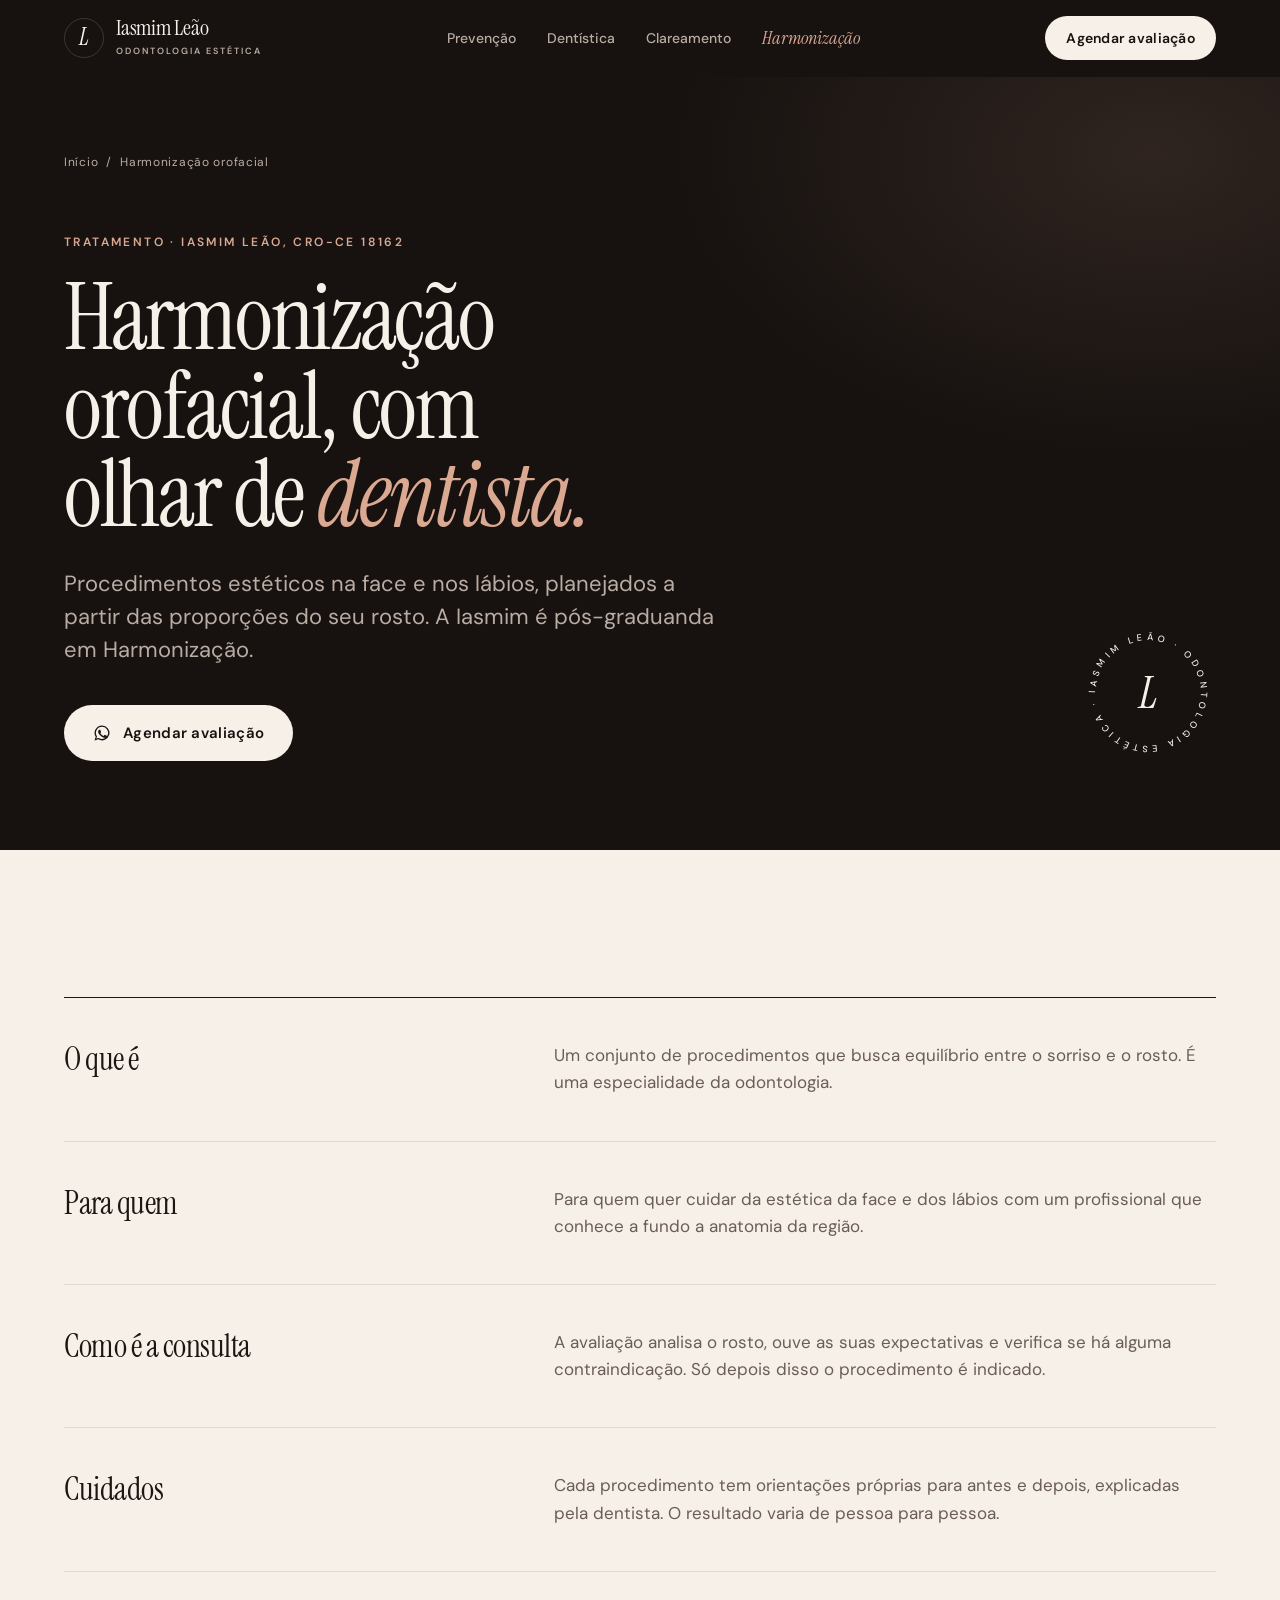
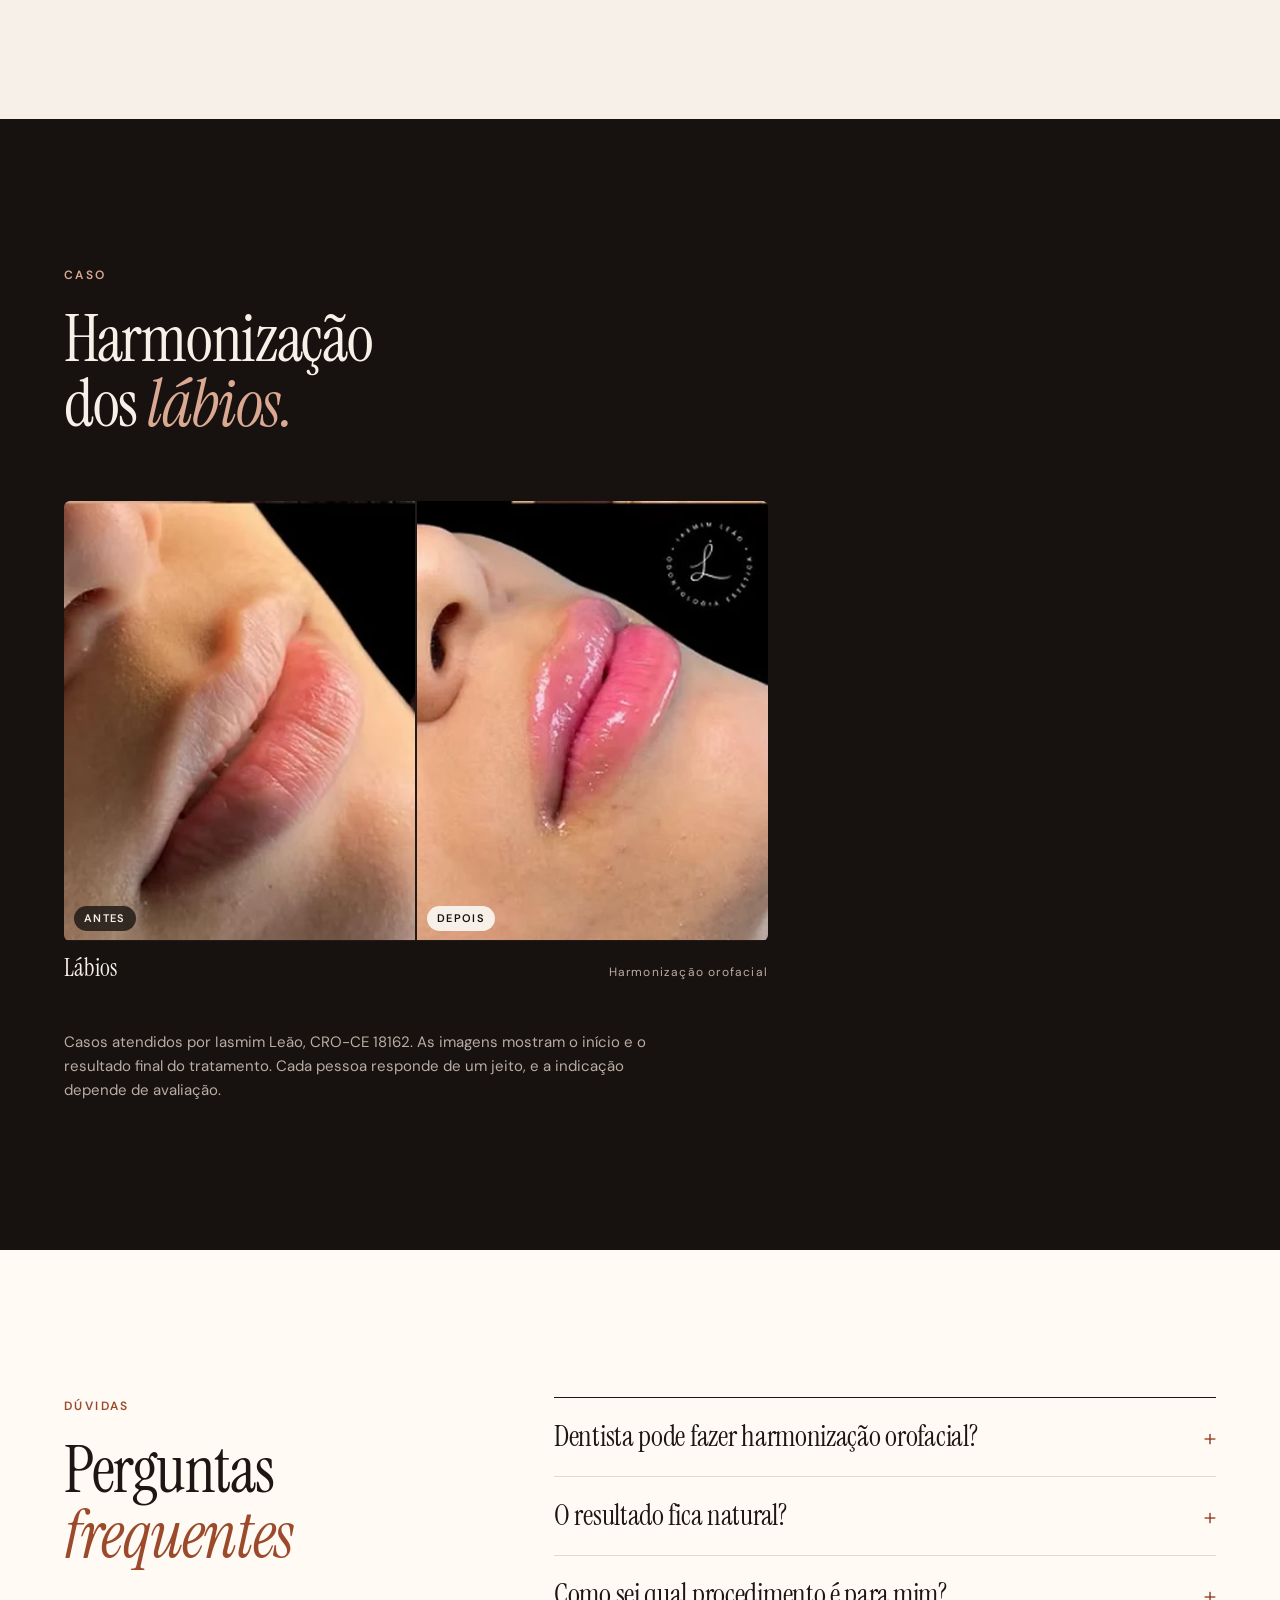
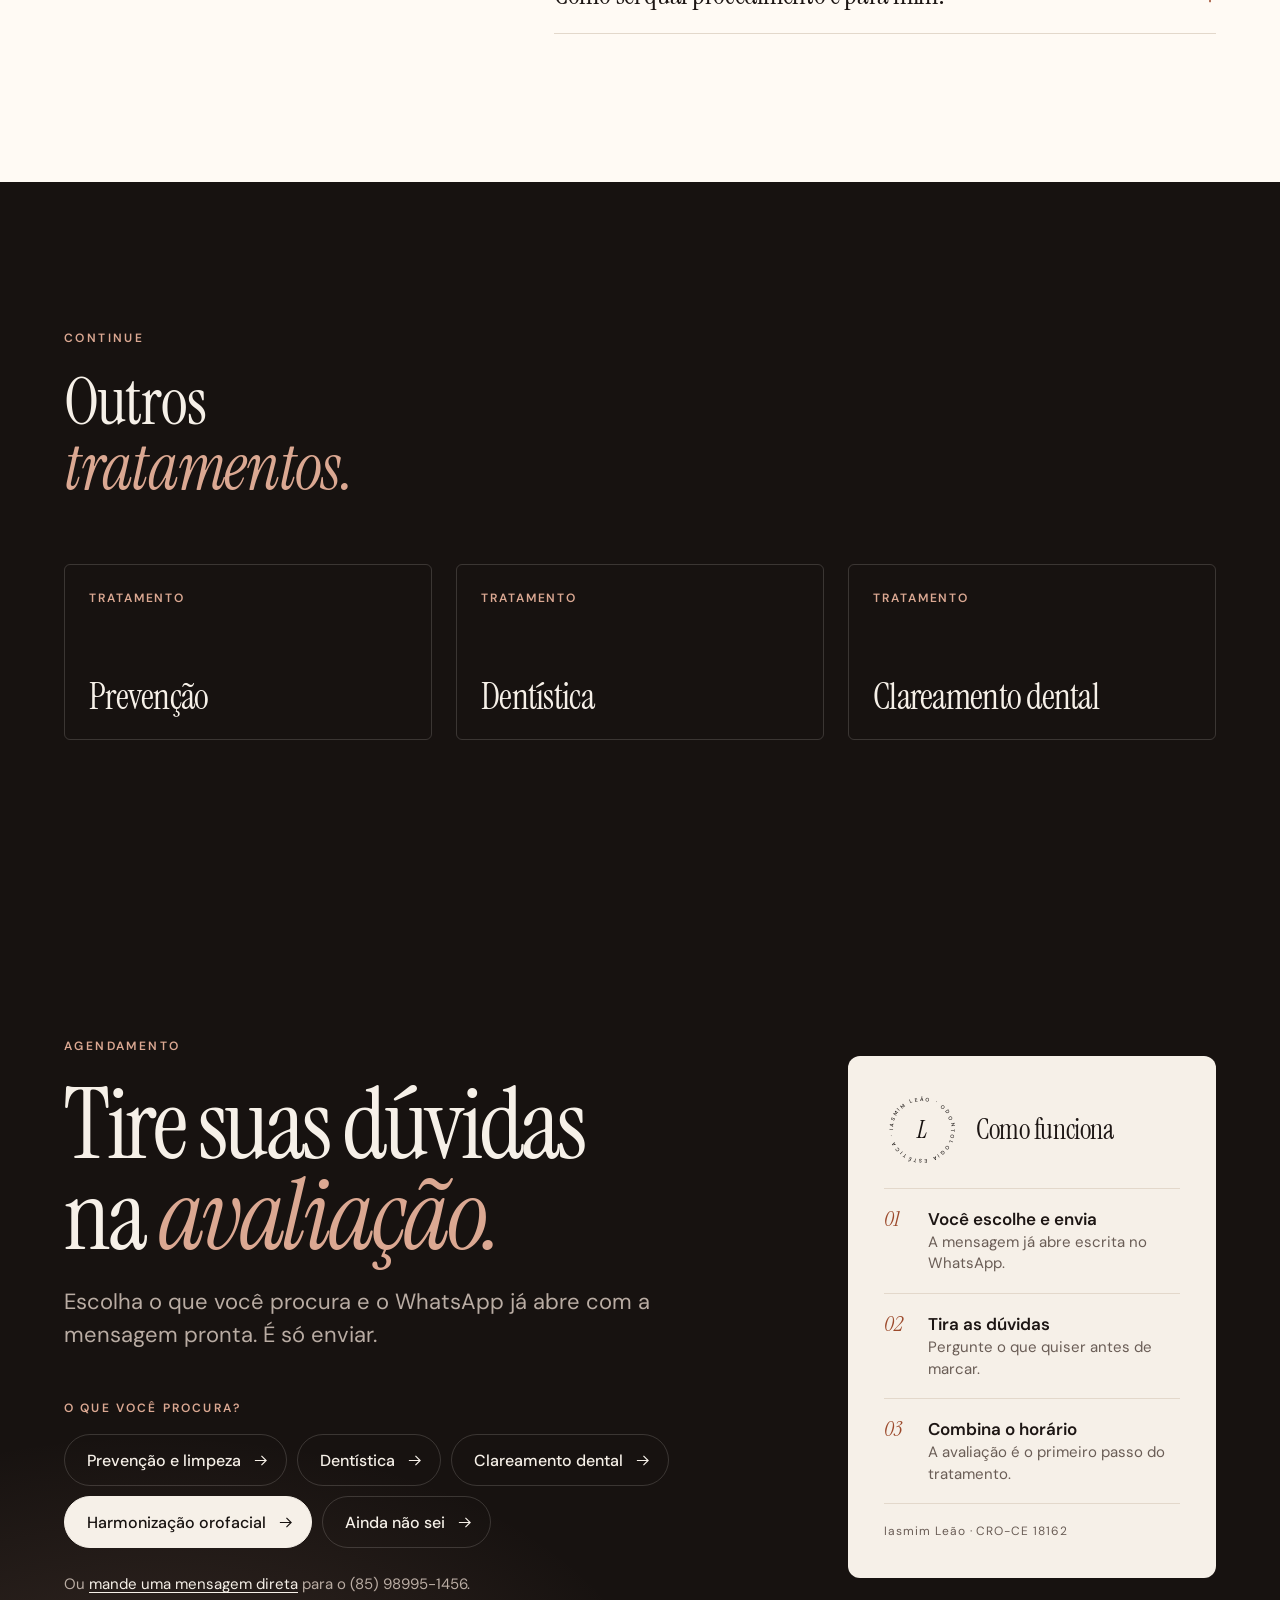
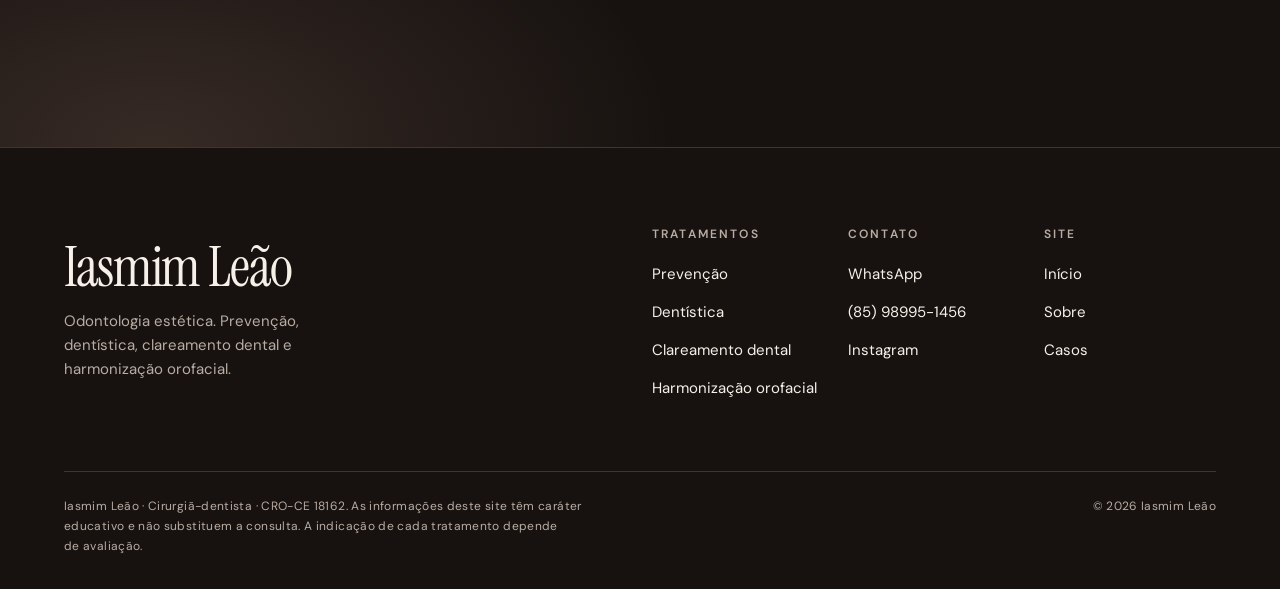
<file: harmonizacao-orofacial.html>
<!doctype html>
<html lang="pt-BR">
<head>
<meta charset="utf-8">
<meta name="viewport" content="width=device-width, initial-scale=1">
<title>Harmonização orofacial | Iasmim Leão</title>
<meta name="description" content="Harmonização orofacial com Iasmim Leão, cirurgiã-dentista (CRO-CE 18162) e pós-graduanda na área. Avaliação individual. Agende pelo WhatsApp.">
<meta name="robots" content="index, follow, max-image-preview:large">
<link rel="canonical" href="https://iasmin-leao.vercel.app/harmonizacao-orofacial.html">
<meta name="author" content="Iasmim Leão, CRO-CE 18162">
<meta name="theme-color" content="#171210">
<meta name="geo.region" content="BR-CE">
<meta property="og:type" content="website">
<meta property="og:locale" content="pt_BR">
<meta property="og:site_name" content="Iasmim Leão · Odontologia Estética">
<meta property="og:title" content="Harmonização orofacial | Iasmim Leão">
<meta property="og:description" content="Harmonização orofacial com Iasmim Leão, cirurgiã-dentista (CRO-CE 18162) e pós-graduanda na área. Avaliação individual. Agende pelo WhatsApp.">
<meta property="og:url" content="https://iasmin-leao.vercel.app/harmonizacao-orofacial.html">
<meta property="og:image" content="https://iasmin-leao.vercel.app/il-link.jpg">
<meta property="og:image:secure_url" content="https://iasmin-leao.vercel.app/il-link.jpg">
<meta property="og:image:type" content="image/jpeg">
<meta property="og:image:width" content="600">
<meta property="og:image:height" content="600">
<meta property="og:image:alt" content="Iasmim Leão, cirurgiã-dentista, no consultório">
<meta name="twitter:card" content="summary">
<meta name="twitter:image" content="https://iasmin-leao.vercel.app/il-link.jpg">
<link rel="icon" href="favicon.svg" type="image/svg+xml">
<link rel="manifest" href="site.webmanifest">
<link rel="preload" href="serif.woff2" as="font" type="font/woff2" crossorigin>
<link rel="preload" href="sans.woff2" as="font" type="font/woff2" crossorigin>
<link rel="stylesheet" href="style.css">
<script>document.documentElement.classList.add("js")</script>
<script type="application/ld+json">
{
 "@context": "https://schema.org",
 "@graph": [
  {
   "@type": "Dentist",
   "@id": "https://iasmin-leao.vercel.app/#consultorio",
   "name": "Iasmim Leão · Odontologia Estética",
   "url": "https://iasmin-leao.vercel.app/",
   "description": "Odontologia estética: prevenção, dentística, clareamento dental e harmonização orofacial.",
   "telephone": "+5585989951456",
   "image": [
    "https://iasmin-leao.vercel.app/il-capa.jpg",
    "https://iasmin-leao.vercel.app/il-retrato.jpg"
   ],
   "logo": "https://iasmin-leao.vercel.app/logo-iasmim-leao.svg",
   "founder": {
    "@id": "https://iasmin-leao.vercel.app/#iasmim"
   },
   "employee": {
    "@id": "https://iasmin-leao.vercel.app/#iasmim"
   },
   "areaServed": {
    "@type": "Place",
    "name": "Ceará"
   },
   "sameAs": [
    "https://www.instagram.com/iasmimleao/"
   ],
   "medicalSpecialty": "Dentistry",
   "contactPoint": {
    "@type": "ContactPoint",
    "telephone": "+5585989951456",
    "contactType": "agendamento",
    "availableLanguage": "pt-BR"
   },
   "hasOfferCatalog": {
    "@type": "OfferCatalog",
    "name": "Tratamentos",
    "itemListElement": [
     {
      "@type": "Offer",
      "itemOffered": {
       "@type": "Service",
       "name": "Prevenção",
       "description": "Consultas de rotina, limpeza e orientação para cuidar antes de precisar tratar.",
       "url": "https://iasmin-leao.vercel.app/prevencao.html",
       "provider": {
        "@id": "https://iasmin-leao.vercel.app/#consultorio"
       }
      }
     },
     {
      "@type": "Offer",
      "itemOffered": {
       "@type": "Service",
       "name": "Dentística",
       "description": "Restaurações e estética dental que devolvem forma, função e naturalidade.",
       "url": "https://iasmin-leao.vercel.app/dentistica.html",
       "provider": {
        "@id": "https://iasmin-leao.vercel.app/#consultorio"
       }
      }
     },
     {
      "@type": "Offer",
      "itemOffered": {
       "@type": "Service",
       "name": "Clareamento dental",
       "description": "Clareamento indicado e acompanhado pela dentista, depois de uma avaliação.",
       "url": "https://iasmin-leao.vercel.app/clareamento-dental.html",
       "provider": {
        "@id": "https://iasmin-leao.vercel.app/#consultorio"
       }
      }
     },
     {
      "@type": "Offer",
      "itemOffered": {
       "@type": "Service",
       "name": "Harmonização orofacial",
       "description": "Procedimentos estéticos na face e nos lábios, feitos por cirurgiã-dentista.",
       "url": "https://iasmin-leao.vercel.app/harmonizacao-orofacial.html",
       "provider": {
        "@id": "https://iasmin-leao.vercel.app/#consultorio"
       }
      }
     }
    ]
   }
  },
  {
   "@type": "Person",
   "@id": "https://iasmin-leao.vercel.app/#iasmim",
   "name": "Iasmim Leão",
   "jobTitle": "Cirurgiã-dentista",
   "description": "Cirurgiã-dentista, aperfeiçoada em Dentística e pós-graduanda em Harmonização.",
   "identifier": {
    "@type": "PropertyValue",
    "propertyID": "CRO",
    "value": "CE 18162"
   },
   "knowsAbout": [
    "Odontologia estética",
    "Dentística",
    "Clareamento dental",
    "Harmonização orofacial",
    "Prevenção em saúde bucal"
   ],
   "image": "https://iasmin-leao.vercel.app/il-retrato.jpg",
   "url": "https://iasmin-leao.vercel.app/",
   "sameAs": [
    "https://www.instagram.com/iasmimleao/"
   ],
   "worksFor": {
    "@id": "https://iasmin-leao.vercel.app/#consultorio"
   }
  },
  {
   "@type": "WebSite",
   "@id": "https://iasmin-leao.vercel.app/#site",
   "url": "https://iasmin-leao.vercel.app/",
   "name": "Iasmim Leão · Odontologia Estética",
   "inLanguage": "pt-BR",
   "publisher": {
    "@id": "https://iasmin-leao.vercel.app/#consultorio"
   }
  },
  {
   "@type": "WebPage",
   "@id": "https://iasmin-leao.vercel.app/harmonizacao-orofacial.html#pagina",
   "url": "https://iasmin-leao.vercel.app/harmonizacao-orofacial.html",
   "name": "Harmonização orofacial | Iasmim Leão",
   "description": "Harmonização orofacial com Iasmim Leão, cirurgiã-dentista (CRO-CE 18162) e pós-graduanda na área. Avaliação individual. Agende pelo WhatsApp.",
   "inLanguage": "pt-BR",
   "isPartOf": {
    "@id": "https://iasmin-leao.vercel.app/#site"
   },
   "about": {
    "@id": "https://iasmin-leao.vercel.app/#consultorio"
   },
   "primaryImageOfPage": "https://iasmin-leao.vercel.app/il-capa.jpg",
   "dateModified": "2026-11-11"
  },
  {
   "@type": "Service",
   "name": "Harmonização orofacial",
   "description": "Procedimentos estéticos na face e nos lábios, feitos por cirurgiã-dentista.",
   "serviceType": "Harmonização orofacial",
   "provider": {
    "@id": "https://iasmin-leao.vercel.app/#consultorio"
   },
   "areaServed": "Ceará",
   "url": "https://iasmin-leao.vercel.app/harmonizacao-orofacial.html"
  },
  {
   "@type": "BreadcrumbList",
   "itemListElement": [
    {
     "@type": "ListItem",
     "position": 1,
     "name": "Início",
     "item": "https://iasmin-leao.vercel.app/"
    },
    {
     "@type": "ListItem",
     "position": 2,
     "name": "Harmonização orofacial",
     "item": "https://iasmin-leao.vercel.app/harmonizacao-orofacial.html"
    }
   ]
  },
  {
   "@type": "FAQPage",
   "mainEntity": [
    {
     "@type": "Question",
     "name": "Dentista pode fazer harmonização orofacial?",
     "acceptedAnswer": {
      "@type": "Answer",
      "text": "Sim. A harmonização orofacial é uma especialidade da odontologia, reconhecida pelo Conselho Federal de Odontologia."
     }
    },
    {
     "@type": "Question",
     "name": "O resultado fica natural?",
     "acceptedAnswer": {
      "@type": "Answer",
      "text": "O planejamento parte das proporções do seu rosto e do que você espera. Isso é conversado na avaliação, antes de qualquer procedimento."
     }
    },
    {
     "@type": "Question",
     "name": "Como sei qual procedimento é para mim?",
     "acceptedAnswer": {
      "@type": "Answer",
      "text": "Só a avaliação responde. Nela a dentista analisa o seu rosto, ouve o que incomoda e explica as opções e os cuidados."
     }
    }
   ]
  }
 ]
}
</script>
</head>
<body>
<a class="skip" href="#conteudo">Pular para o conteúdo</a>

<header class="site-header" data-header>
  <div class="wrap header-in">
    <a class="brand" href="index.html">
      <span class="brand-mono" aria-hidden="true">L</span>
      <span><span class="brand-name">Iasmim Leão</span><span class="brand-sub">Odontologia estética</span></span>
    </a>
    <nav class="nav" aria-label="Tratamentos"><ul><li><a href="prevencao.html">Prevenção</a></li><li><a href="dentistica.html">Dentística</a></li><li><a href="clareamento-dental.html">Clareamento</a></li><li><a href="harmonizacao-orofacial.html" aria-current="page">Harmonização</a></li></ul></nav>
    <a class="btn btn--ivory btn--sm header-cta" href="https://wa.me/5585989951456?text=Ol%C3%A1%2C%20Iasmim%21%20Vi%20o%20seu%20site%20e%20gostaria%20de%20saber%20mais%20sobre%20a%20harmoniza%C3%A7%C3%A3o%20orofacial." target="_blank" rel="noopener">Agendar avaliação</a>
    <button class="menu-btn" type="button" data-menu-btn aria-expanded="false" aria-controls="menu"><span data-menu-label>Menu</span><i aria-hidden="true"></i></button>
  </div>
</header>

<div class="menu" id="menu">
  <nav aria-label="Menu"><ul class="menu-links"><li><a href="index.html"><span>01</span>Início</a></li><li><a href="prevencao.html"><span>02</span>Prevenção</a></li><li><a href="dentistica.html"><span>03</span>Dentística</a></li><li><a href="clareamento-dental.html"><span>04</span>Clareamento</a></li><li><a href="harmonizacao-orofacial.html" aria-current="page"><span>05</span>Harmonização</a></li></ul></nav>
  <div class="menu-foot">
    <a class="btn btn--ivory" href="https://wa.me/5585989951456?text=Ol%C3%A1%2C%20Iasmim%21%20Vi%20o%20seu%20site%20e%20gostaria%20de%20saber%20mais%20sobre%20a%20harmoniza%C3%A7%C3%A3o%20orofacial." target="_blank" rel="noopener"><svg viewBox="0 0 24 24" fill="currentColor" aria-hidden="true"><path d="M12.04 2a9.9 9.9 0 0 0-8.46 15.03L2 22l5.1-1.54A9.9 9.9 0 1 0 12.04 2Zm0 1.8a8.1 8.1 0 1 1-4.3 14.96l-.3-.19-3.03.92.94-2.94-.2-.31A8.1 8.1 0 0 1 12.04 3.8Zm-3.4 3.9c-.2 0-.5.07-.76.36-.26.28-1 .98-1 2.38 0 1.4 1.02 2.76 1.17 2.95.14.19 2 3.06 4.86 4.29 2.38 1.02 2.87.82 3.39.77.51-.05 1.66-.68 1.9-1.33.23-.66.23-1.22.16-1.34-.07-.12-.26-.19-.54-.33-.29-.14-1.67-.82-1.93-.92-.26-.09-.45-.14-.64.14-.19.29-.73.92-.9 1.11-.16.19-.33.21-.61.07-.29-.14-1.2-.44-2.29-1.41a8.6 8.6 0 0 1-1.58-1.97c-.17-.28-.02-.44.12-.58.13-.12.29-.33.43-.49.14-.17.19-.29.28-.48.1-.19.05-.35-.02-.5-.07-.13-.63-1.55-.88-2.12-.22-.52-.45-.53-.64-.54l-.52-.06Z"/></svg>Agendar pelo WhatsApp</a>
    <p>Iasmim Leão · Cirurgiã-dentista · CRO-CE 18162</p>
  </div>
</div>

<main id="conteudo">

<section class="page-hero ink">
  <div class="wrap">
    <nav class="crumbs" aria-label="Você está em"><a href="index.html">Início</a><span aria-hidden="true">/</span><span aria-current="page">Harmonização orofacial</span></nav>
    <div class="grid">
      <div class="page-hero-text">
        <span class="kicker">Tratamento · Iasmim Leão, CRO-CE 18162</span>
        <h1>Harmonização orofacial, com olhar de <em>dentista.</em></h1>
        <p class="lead">Procedimentos estéticos na face e nos lábios, planejados a partir das proporções do seu rosto. A Iasmim é pós-graduanda em Harmonização.</p>
        <div class="actions"><a class="btn btn--ivory" href="https://wa.me/5585989951456?text=Ol%C3%A1%2C%20Iasmim%21%20Vi%20o%20seu%20site%20e%20gostaria%20de%20saber%20mais%20sobre%20a%20harmoniza%C3%A7%C3%A3o%20orofacial." target="_blank" rel="noopener"><svg viewBox="0 0 24 24" fill="currentColor" aria-hidden="true"><path d="M12.04 2a9.9 9.9 0 0 0-8.46 15.03L2 22l5.1-1.54A9.9 9.9 0 1 0 12.04 2Zm0 1.8a8.1 8.1 0 1 1-4.3 14.96l-.3-.19-3.03.92.94-2.94-.2-.31A8.1 8.1 0 0 1 12.04 3.8Zm-3.4 3.9c-.2 0-.5.07-.76.36-.26.28-1 .98-1 2.38 0 1.4 1.02 2.76 1.17 2.95.14.19 2 3.06 4.86 4.29 2.38 1.02 2.87.82 3.39.77.51-.05 1.66-.68 1.9-1.33.23-.66.23-1.22.16-1.34-.07-.12-.26-.19-.54-.33-.29-.14-1.67-.82-1.93-.92-.26-.09-.45-.14-.64.14-.19.29-.73.92-.9 1.11-.16.19-.33.21-.61.07-.29-.14-1.2-.44-2.29-1.41a8.6 8.6 0 0 1-1.58-1.97c-.17-.28-.02-.44.12-.58.13-.12.29-.33.43-.49.14-.17.19-.29.28-.48.1-.19.05-.35-.02-.5-.07-.13-.63-1.55-.88-2.12-.22-.52-.45-.53-.64-.54l-.52-.06Z"/></svg>Agendar avaliação</a></div>
      </div>
      <div class="page-hero-side"><svg class="seal" viewBox="0 0 140 140" aria-hidden="true" focusable="false"><defs><path id="seal-c" d="M70 70m-54 0a54 54 0 1 1 108 0a54 54 0 1 1-108 0"/></defs><g class="seal-ring"><text><textPath href="#seal-c" textLength="332">Iasmim Leão · Odontologia Estética · </textPath></text></g><text class="seal-l" x="70" y="85" text-anchor="middle">L</text></svg></div>
    </div>
  </div>
</section>

<section class="section page-body" aria-label="Sobre harmonização orofacial">
  <div class="wrap"><div class="rows"><div class="row grid reveal"><h3>O que é</h3><div class="row-body"><p>Um conjunto de procedimentos que busca equilíbrio entre o sorriso e o rosto. É uma especialidade da odontologia.</p></div></div><div class="row grid reveal"><h3>Para quem</h3><div class="row-body"><p>Para quem quer cuidar da estética da face e dos lábios com um profissional que conhece a fundo a anatomia da região.</p></div></div><div class="row grid reveal"><h3>Como é a consulta</h3><div class="row-body"><p>A avaliação analisa o rosto, ouve as suas expectativas e verifica se há alguma contraindicação. Só depois disso o procedimento é indicado.</p></div></div><div class="row grid reveal"><h3>Cuidados</h3><div class="row-body"><p>Cada procedimento tem orientações próprias para antes e depois, explicadas pela dentista. O resultado varia de pessoa para pessoa.</p></div></div></div></div>
</section>

<section class="section ink" aria-labelledby="ch-t">
  <div class="wrap">
    <div class="head grid reveal"><div class="head-a"><span class="kicker">Caso</span><h2 id="ch-t">Harmonização dos <em>lábios.</em></h2></div></div>
    <figure class="case single-case reveal">
      <div class="case-pair case-pair--free">
        <div class="case-half"><picture><source srcset="labios-antes.webp" type="image/webp"><img src="labios-antes.jpg" alt="Lábios em close, antes do procedimento" width="400" height="500" loading="lazy" decoding="async"></picture><span class="case-tag">Antes</span></div>
        <div class="case-half"><picture><source srcset="labios-depois.webp" type="image/webp"><img src="labios-depois.jpg" alt="Lábios em close, depois do procedimento" width="400" height="500" loading="lazy" decoding="async"></picture><span class="case-tag case-tag--after">Depois</span></div>
      </div>
      <figcaption><b>Lábios</b><span>Harmonização orofacial</span></figcaption>
    </figure>
    <p class="cases-note reveal">Casos atendidos por Iasmim Leão, CRO-CE 18162. As imagens mostram o início e o resultado final do tratamento. Cada pessoa responde de um jeito, e a indicação depende de avaliação.</p>
  </div>
</section>

<section class="section section--paper" aria-labelledby="faq-t">
  <div class="wrap grid">
    <div class="faq-head reveal">
      <span class="kicker">Dúvidas</span>
      <h2 id="faq-t">Perguntas <em>frequentes</em></h2>
    </div>
    <div class="faq-list reveal"><details><summary>Dentista pode fazer harmonização orofacial?</summary><div class="answer"><p>Sim. A harmonização orofacial é uma especialidade da odontologia, reconhecida pelo Conselho Federal de Odontologia.</p></div></details><details><summary>O resultado fica natural?</summary><div class="answer"><p>O planejamento parte das proporções do seu rosto e do que você espera. Isso é conversado na avaliação, antes de qualquer procedimento.</p></div></details><details><summary>Como sei qual procedimento é para mim?</summary><div class="answer"><p>Só a avaliação responde. Nela a dentista analisa o seu rosto, ouve o que incomoda e explica as opções e os cuidados.</p></div></details></div>
  </div>
</section>

<section class="section ink" aria-labelledby="outros-t">
  <div class="wrap">
    <div class="head grid reveal"><div class="head-a"><span class="kicker">Continue</span><h2 id="outros-t">Outros <em>tratamentos.</em></h2></div></div>
    <div class="others"><a class="other reveal" href="prevencao.html"><span>Tratamento</span><b>Prevenção</b></a><a class="other reveal" href="dentistica.html"><span>Tratamento</span><b>Dentística</b></a><a class="other reveal" href="clareamento-dental.html"><span>Tratamento</span><b>Clareamento dental</b></a></div>
  </div>
</section>


<section class="cta ink" id="agendar" aria-labelledby="cta-t">
  <div class="wrap grid">
    <div class="cta-main reveal">
      <span class="kicker">Agendamento</span>
      <h2 id="cta-t">Tire suas dúvidas na <em>avaliação.</em></h2>
      <p class="lead">Escolha o que você procura e o WhatsApp já abre com a mensagem pronta. É só enviar.</p>
      <p class="chips-label" id="chips-l">O que você procura?</p>
      <ul class="chips" aria-labelledby="chips-l"><li><a class="chip" href="https://wa.me/5585989951456?text=Ol%C3%A1%2C%20Iasmim%21%20Vi%20o%20seu%20site%20e%20gostaria%20de%20agendar%20uma%20consulta%20de%20preven%C3%A7%C3%A3o%20e%20limpeza." target="_blank" rel="noopener">Prevenção e limpeza<svg viewBox="0 0 16 16" fill="none" stroke="currentColor" stroke-width="1.25" aria-hidden="true"><path d="M2 8h12M9 3l5 5-5 5"/></svg></a></li><li><a class="chip" href="https://wa.me/5585989951456?text=Ol%C3%A1%2C%20Iasmim%21%20Vi%20o%20seu%20site%20e%20gostaria%20de%20agendar%20uma%20avalia%C3%A7%C3%A3o%20de%20dent%C3%ADstica." target="_blank" rel="noopener">Dentística<svg viewBox="0 0 16 16" fill="none" stroke="currentColor" stroke-width="1.25" aria-hidden="true"><path d="M2 8h12M9 3l5 5-5 5"/></svg></a></li><li><a class="chip" href="https://wa.me/5585989951456?text=Ol%C3%A1%2C%20Iasmim%21%20Vi%20o%20seu%20site%20e%20gostaria%20de%20agendar%20uma%20avalia%C3%A7%C3%A3o%20para%20clareamento%20dental." target="_blank" rel="noopener">Clareamento dental<svg viewBox="0 0 16 16" fill="none" stroke="currentColor" stroke-width="1.25" aria-hidden="true"><path d="M2 8h12M9 3l5 5-5 5"/></svg></a></li><li><a class="chip chip--on" href="https://wa.me/5585989951456?text=Ol%C3%A1%2C%20Iasmim%21%20Vi%20o%20seu%20site%20e%20gostaria%20de%20agendar%20uma%20avalia%C3%A7%C3%A3o%20de%20harmoniza%C3%A7%C3%A3o%20orofacial." target="_blank" rel="noopener">Harmonização orofacial<svg viewBox="0 0 16 16" fill="none" stroke="currentColor" stroke-width="1.25" aria-hidden="true"><path d="M2 8h12M9 3l5 5-5 5"/></svg></a></li><li><a class="chip" href="https://wa.me/5585989951456?text=Ol%C3%A1%2C%20Iasmim%21%20Vi%20o%20seu%20site%20e%20gostaria%20de%20agendar%20uma%20avalia%C3%A7%C3%A3o.%20Ainda%20n%C3%A3o%20sei%20qual%20tratamento%20%C3%A9%20para%20mim." target="_blank" rel="noopener">Ainda não sei<svg viewBox="0 0 16 16" fill="none" stroke="currentColor" stroke-width="1.25" aria-hidden="true"><path d="M2 8h12M9 3l5 5-5 5"/></svg></a></li></ul>
      <p class="cta-alt">Ou <a href="https://wa.me/5585989951456?text=Ol%C3%A1%2C%20Iasmim%21%20Vi%20o%20seu%20site%20e%20gostaria%20de%20saber%20mais%20sobre%20a%20harmoniza%C3%A7%C3%A3o%20orofacial." target="_blank" rel="noopener">mande uma mensagem direta</a> para o (85) 98995-1456.</p>
    </div>
    <aside class="cta-card reveal" aria-label="Como funciona o agendamento">
      <div class="cta-card-head"><svg class="seal" viewBox="0 0 140 140" aria-hidden="true" focusable="false"><defs><path id="seal-c" d="M70 70m-54 0a54 54 0 1 1 108 0a54 54 0 1 1-108 0"/></defs><g class="seal-ring"><text><textPath href="#seal-c" textLength="332">Iasmim Leão · Odontologia Estética · </textPath></text></g><text class="seal-l" x="70" y="85" text-anchor="middle">L</text></svg><p>Como funciona</p></div>
      <ol>
        <li><b>Você escolhe e envia</b>A mensagem já abre escrita no WhatsApp.</li>
        <li><b>Tira as dúvidas</b>Pergunte o que quiser antes de marcar.</li>
        <li><b>Combina o horário</b>A avaliação é o primeiro passo do tratamento.</li>
      </ol>
      <p class="cta-card-foot">Iasmim Leão · CRO-CE 18162</p>
    </aside>
  </div>
</section>

</main>

<footer class="site-footer">
  <div class="wrap grid">
    <div class="footer-brand">
      <p class="serif">Iasmim Leão</p>
      <p>Odontologia estética. Prevenção, dentística, clareamento dental e harmonização orofacial.</p>
    </div>
    <div class="footer-col">
      <h2>Tratamentos</h2>
      <ul><li><a href="prevencao.html">Prevenção</a></li><li><a href="dentistica.html">Dentística</a></li><li><a href="clareamento-dental.html">Clareamento dental</a></li><li><a href="harmonizacao-orofacial.html">Harmonização orofacial</a></li></ul>
    </div>
    <div class="footer-col">
      <h2>Contato</h2>
      <ul>
        <li><a href="https://wa.me/5585989951456?text=Ol%C3%A1%2C%20Iasmim%21%20Vi%20o%20seu%20site%20e%20gostaria%20de%20saber%20mais%20sobre%20a%20harmoniza%C3%A7%C3%A3o%20orofacial." target="_blank" rel="noopener">WhatsApp</a></li>
        <li><a href="tel:+5585989951456">(85) 98995-1456</a></li>
        <li><a href="https://www.instagram.com/iasmimleao/" target="_blank" rel="noopener">Instagram</a></li>
      </ul>
    </div>
    <div class="footer-col">
      <h2>Site</h2>
      <ul>
        <li><a href="index.html">Início</a></li>
        <li><a href="index.html#sobre">Sobre</a></li>
        <li><a href="index.html#casos">Casos</a></li>
      </ul>
    </div>
  </div>
  <div class="wrap"><div class="footer-legal">
    <p>Iasmim Leão · Cirurgiã-dentista · CRO-CE 18162. As informações deste site têm caráter educativo e não substituem a consulta. A indicação de cada tratamento depende de avaliação.</p>
    <p>© 2026 Iasmim Leão</p>
  </div></div>
</footer>

<div class="dock" data-dock>
  <a class="btn btn--ivory" href="https://wa.me/5585989951456?text=Ol%C3%A1%2C%20Iasmim%21%20Vi%20o%20seu%20site%20e%20gostaria%20de%20saber%20mais%20sobre%20a%20harmoniza%C3%A7%C3%A3o%20orofacial." target="_blank" rel="noopener"><svg viewBox="0 0 24 24" fill="currentColor" aria-hidden="true"><path d="M12.04 2a9.9 9.9 0 0 0-8.46 15.03L2 22l5.1-1.54A9.9 9.9 0 1 0 12.04 2Zm0 1.8a8.1 8.1 0 1 1-4.3 14.96l-.3-.19-3.03.92.94-2.94-.2-.31A8.1 8.1 0 0 1 12.04 3.8Zm-3.4 3.9c-.2 0-.5.07-.76.36-.26.28-1 .98-1 2.38 0 1.4 1.02 2.76 1.17 2.95.14.19 2 3.06 4.86 4.29 2.38 1.02 2.87.82 3.39.77.51-.05 1.66-.68 1.9-1.33.23-.66.23-1.22.16-1.34-.07-.12-.26-.19-.54-.33-.29-.14-1.67-.82-1.93-.92-.26-.09-.45-.14-.64.14-.19.29-.73.92-.9 1.11-.16.19-.33.21-.61.07-.29-.14-1.2-.44-2.29-1.41a8.6 8.6 0 0 1-1.58-1.97c-.17-.28-.02-.44.12-.58.13-.12.29-.33.43-.49.14-.17.19-.29.28-.48.1-.19.05-.35-.02-.5-.07-.13-.63-1.55-.88-2.12-.22-.52-.45-.53-.64-.54l-.52-.06Z"/></svg>Agendar avaliação</a>
</div>

<script src="main.js" defer></script>
</body>
</html>
</file>
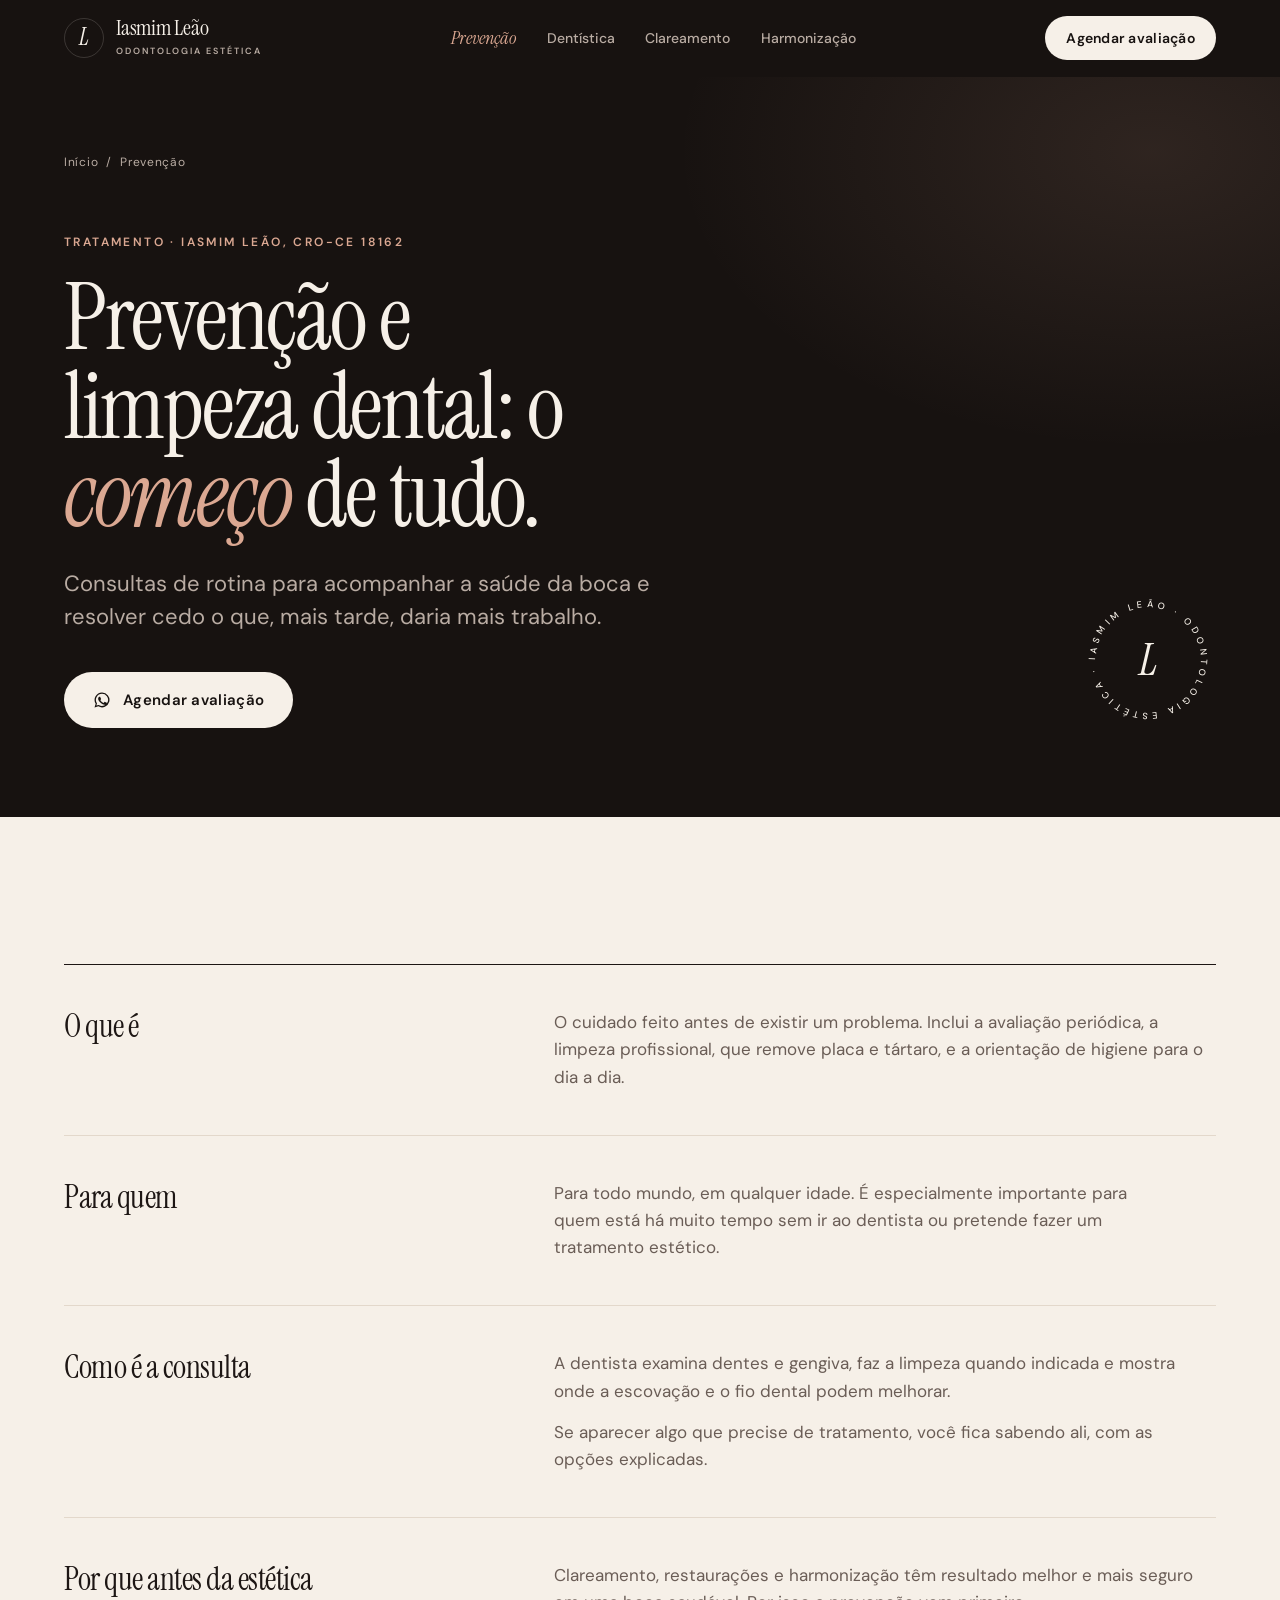
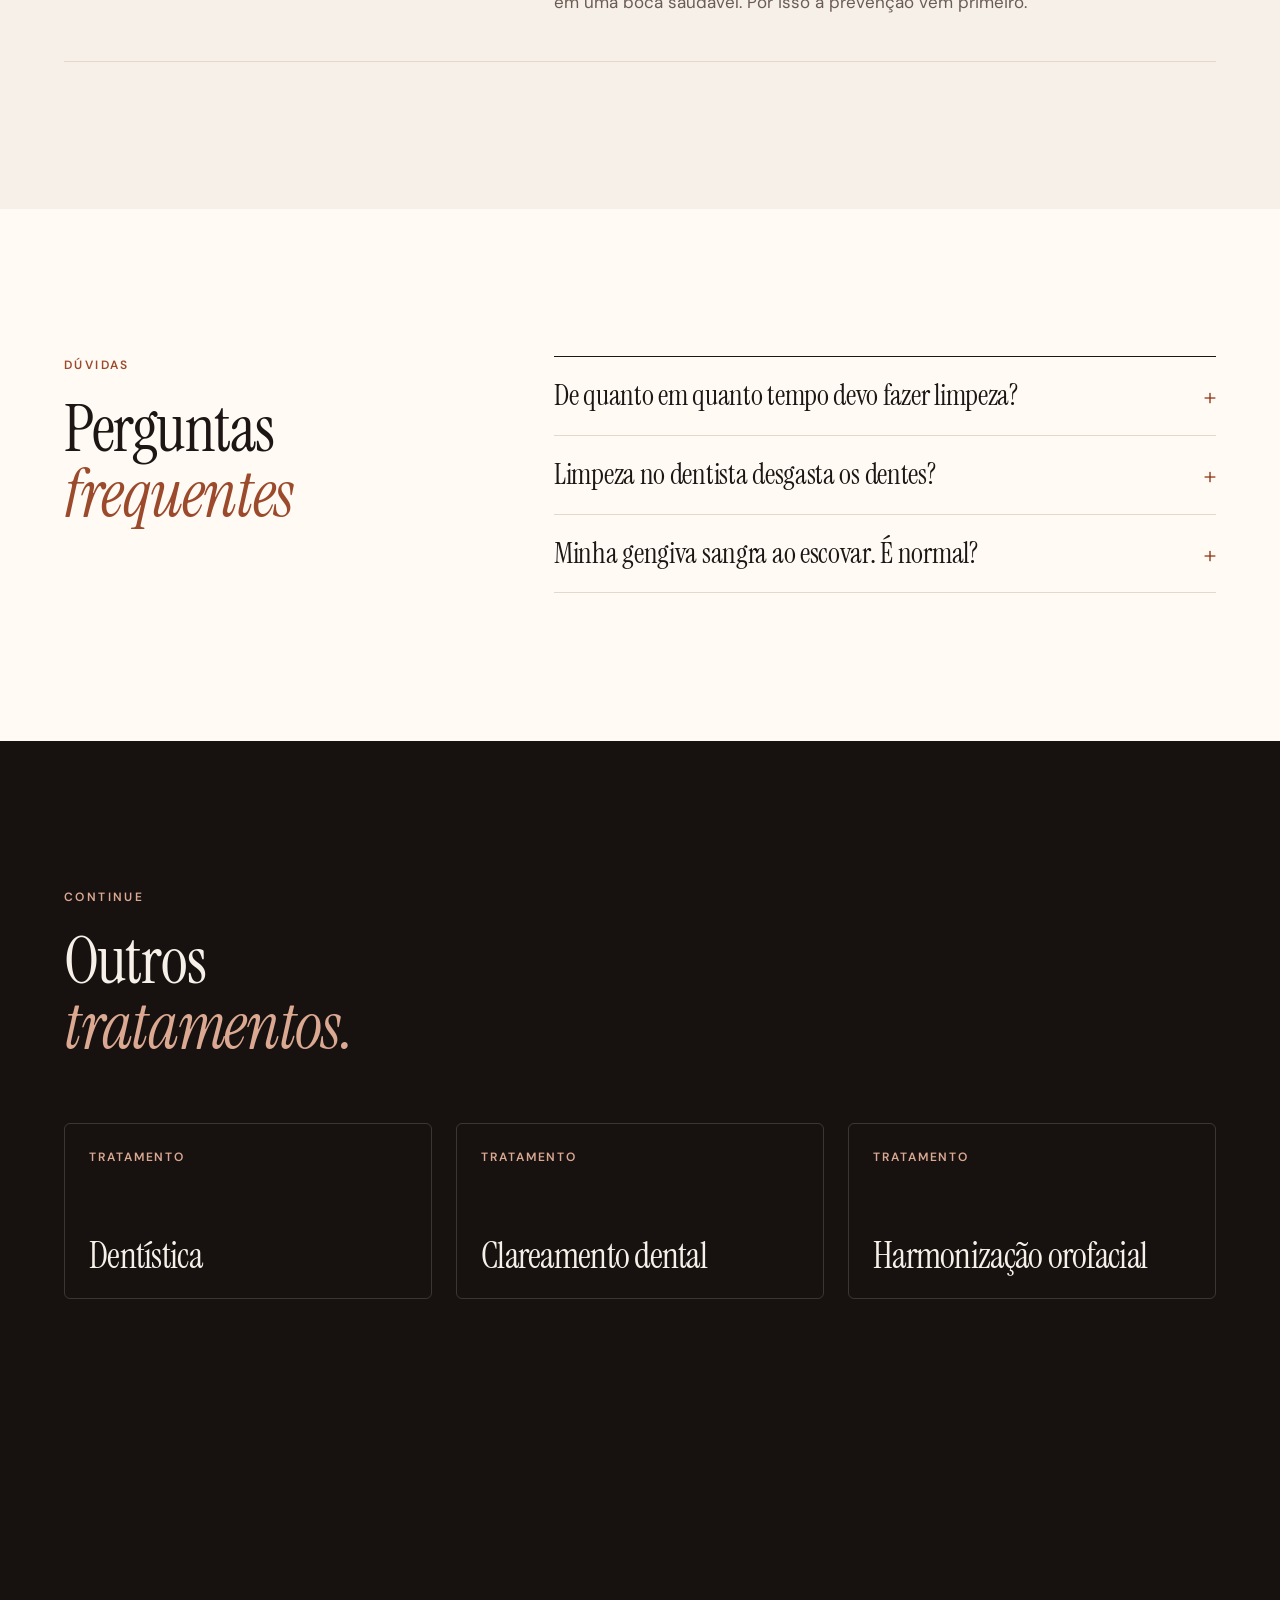
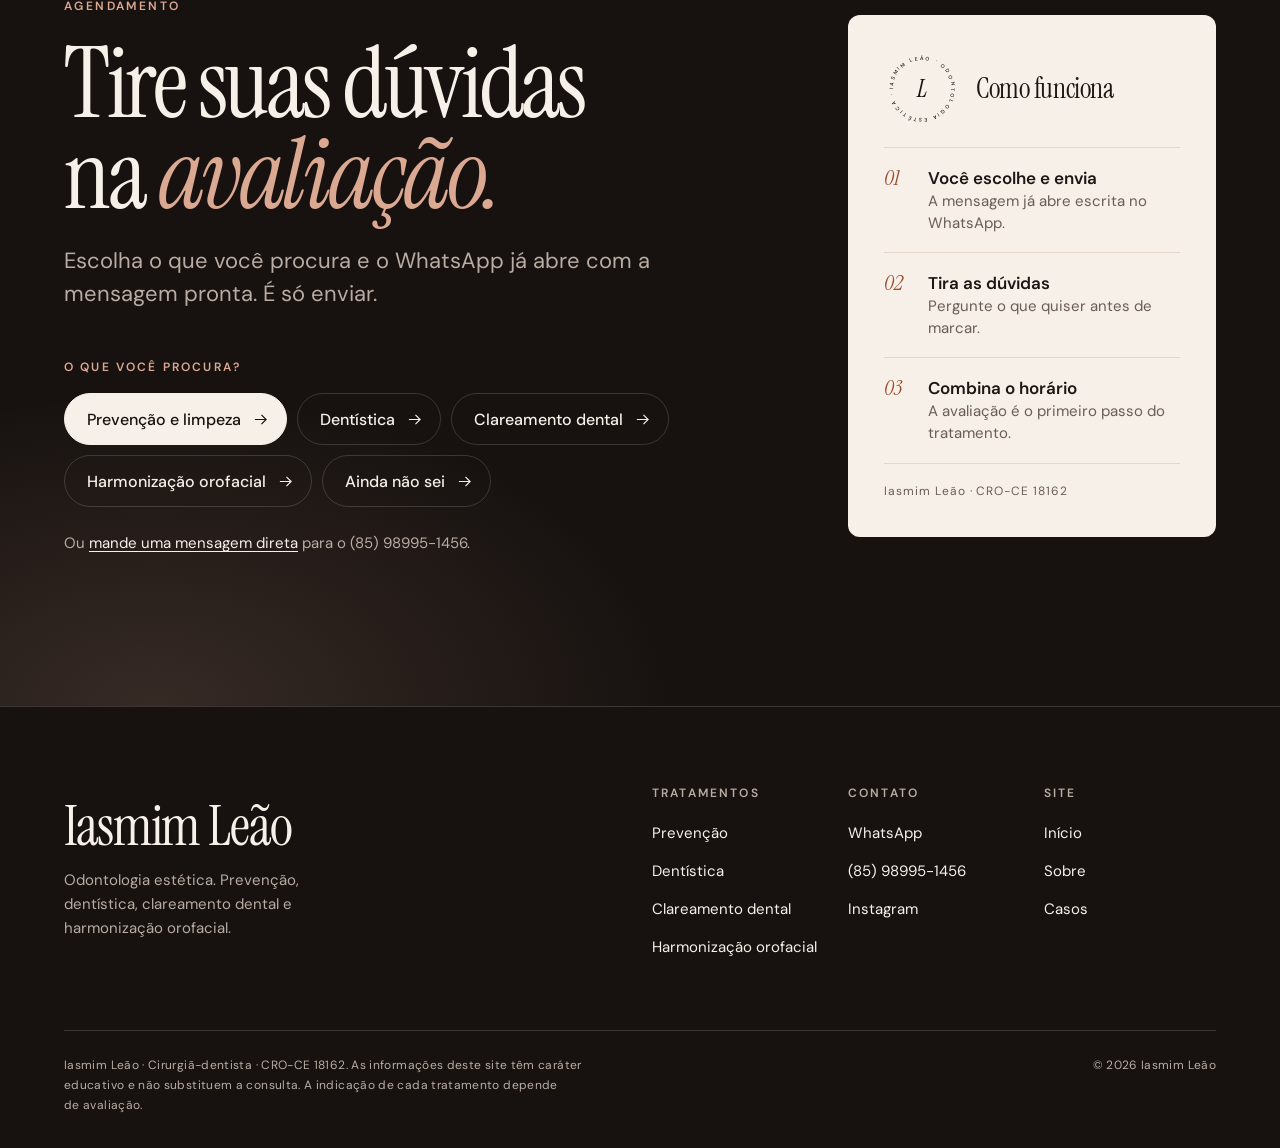
<file: prevencao.html>
<!doctype html>
<html lang="pt-BR">
<head>
<meta charset="utf-8">
<meta name="viewport" content="width=device-width, initial-scale=1">
<title>Prevenção e limpeza dental | Iasmim Leão</title>
<meta name="description" content="Consulta de prevenção e limpeza dental com Iasmim Leão, cirurgiã-dentista (CRO-CE 18162): avaliação, profilaxia e orientação de higiene. Agende pelo WhatsApp.">
<meta name="robots" content="index, follow, max-image-preview:large">
<link rel="canonical" href="https://iasmin-leao.vercel.app/prevencao.html">
<meta name="author" content="Iasmim Leão, CRO-CE 18162">
<meta name="theme-color" content="#171210">
<meta name="geo.region" content="BR-CE">
<meta property="og:type" content="website">
<meta property="og:locale" content="pt_BR">
<meta property="og:site_name" content="Iasmim Leão · Odontologia Estética">
<meta property="og:title" content="Prevenção e limpeza dental | Iasmim Leão">
<meta property="og:description" content="Consulta de prevenção e limpeza dental com Iasmim Leão, cirurgiã-dentista (CRO-CE 18162): avaliação, profilaxia e orientação de higiene. Agende pelo WhatsApp.">
<meta property="og:url" content="https://iasmin-leao.vercel.app/prevencao.html">
<meta property="og:image" content="https://iasmin-leao.vercel.app/il-link.jpg">
<meta property="og:image:secure_url" content="https://iasmin-leao.vercel.app/il-link.jpg">
<meta property="og:image:type" content="image/jpeg">
<meta property="og:image:width" content="600">
<meta property="og:image:height" content="600">
<meta property="og:image:alt" content="Iasmim Leão, cirurgiã-dentista, no consultório">
<meta name="twitter:card" content="summary">
<meta name="twitter:image" content="https://iasmin-leao.vercel.app/il-link.jpg">
<link rel="icon" href="favicon.svg" type="image/svg+xml">
<link rel="manifest" href="site.webmanifest">
<link rel="preload" href="serif.woff2" as="font" type="font/woff2" crossorigin>
<link rel="preload" href="sans.woff2" as="font" type="font/woff2" crossorigin>
<link rel="stylesheet" href="style.css">
<script>document.documentElement.classList.add("js")</script>
<script type="application/ld+json">
{
 "@context": "https://schema.org",
 "@graph": [
  {
   "@type": "Dentist",
   "@id": "https://iasmin-leao.vercel.app/#consultorio",
   "name": "Iasmim Leão · Odontologia Estética",
   "url": "https://iasmin-leao.vercel.app/",
   "description": "Odontologia estética: prevenção, dentística, clareamento dental e harmonização orofacial.",
   "telephone": "+5585989951456",
   "image": [
    "https://iasmin-leao.vercel.app/il-capa.jpg",
    "https://iasmin-leao.vercel.app/il-retrato.jpg"
   ],
   "logo": "https://iasmin-leao.vercel.app/logo-iasmim-leao.svg",
   "founder": {
    "@id": "https://iasmin-leao.vercel.app/#iasmim"
   },
   "employee": {
    "@id": "https://iasmin-leao.vercel.app/#iasmim"
   },
   "areaServed": {
    "@type": "Place",
    "name": "Ceará"
   },
   "sameAs": [
    "https://www.instagram.com/iasmimleao/"
   ],
   "medicalSpecialty": "Dentistry",
   "contactPoint": {
    "@type": "ContactPoint",
    "telephone": "+5585989951456",
    "contactType": "agendamento",
    "availableLanguage": "pt-BR"
   },
   "hasOfferCatalog": {
    "@type": "OfferCatalog",
    "name": "Tratamentos",
    "itemListElement": [
     {
      "@type": "Offer",
      "itemOffered": {
       "@type": "Service",
       "name": "Prevenção",
       "description": "Consultas de rotina, limpeza e orientação para cuidar antes de precisar tratar.",
       "url": "https://iasmin-leao.vercel.app/prevencao.html",
       "provider": {
        "@id": "https://iasmin-leao.vercel.app/#consultorio"
       }
      }
     },
     {
      "@type": "Offer",
      "itemOffered": {
       "@type": "Service",
       "name": "Dentística",
       "description": "Restaurações e estética dental que devolvem forma, função e naturalidade.",
       "url": "https://iasmin-leao.vercel.app/dentistica.html",
       "provider": {
        "@id": "https://iasmin-leao.vercel.app/#consultorio"
       }
      }
     },
     {
      "@type": "Offer",
      "itemOffered": {
       "@type": "Service",
       "name": "Clareamento dental",
       "description": "Clareamento indicado e acompanhado pela dentista, depois de uma avaliação.",
       "url": "https://iasmin-leao.vercel.app/clareamento-dental.html",
       "provider": {
        "@id": "https://iasmin-leao.vercel.app/#consultorio"
       }
      }
     },
     {
      "@type": "Offer",
      "itemOffered": {
       "@type": "Service",
       "name": "Harmonização orofacial",
       "description": "Procedimentos estéticos na face e nos lábios, feitos por cirurgiã-dentista.",
       "url": "https://iasmin-leao.vercel.app/harmonizacao-orofacial.html",
       "provider": {
        "@id": "https://iasmin-leao.vercel.app/#consultorio"
       }
      }
     }
    ]
   }
  },
  {
   "@type": "Person",
   "@id": "https://iasmin-leao.vercel.app/#iasmim",
   "name": "Iasmim Leão",
   "jobTitle": "Cirurgiã-dentista",
   "description": "Cirurgiã-dentista, aperfeiçoada em Dentística e pós-graduanda em Harmonização.",
   "identifier": {
    "@type": "PropertyValue",
    "propertyID": "CRO",
    "value": "CE 18162"
   },
   "knowsAbout": [
    "Odontologia estética",
    "Dentística",
    "Clareamento dental",
    "Harmonização orofacial",
    "Prevenção em saúde bucal"
   ],
   "image": "https://iasmin-leao.vercel.app/il-retrato.jpg",
   "url": "https://iasmin-leao.vercel.app/",
   "sameAs": [
    "https://www.instagram.com/iasmimleao/"
   ],
   "worksFor": {
    "@id": "https://iasmin-leao.vercel.app/#consultorio"
   }
  },
  {
   "@type": "WebSite",
   "@id": "https://iasmin-leao.vercel.app/#site",
   "url": "https://iasmin-leao.vercel.app/",
   "name": "Iasmim Leão · Odontologia Estética",
   "inLanguage": "pt-BR",
   "publisher": {
    "@id": "https://iasmin-leao.vercel.app/#consultorio"
   }
  },
  {
   "@type": "WebPage",
   "@id": "https://iasmin-leao.vercel.app/prevencao.html#pagina",
   "url": "https://iasmin-leao.vercel.app/prevencao.html",
   "name": "Prevenção e limpeza dental | Iasmim Leão",
   "description": "Consulta de prevenção e limpeza dental com Iasmim Leão, cirurgiã-dentista (CRO-CE 18162): avaliação, profilaxia e orientação de higiene. Agende pelo WhatsApp.",
   "inLanguage": "pt-BR",
   "isPartOf": {
    "@id": "https://iasmin-leao.vercel.app/#site"
   },
   "about": {
    "@id": "https://iasmin-leao.vercel.app/#consultorio"
   },
   "primaryImageOfPage": "https://iasmin-leao.vercel.app/il-capa.jpg",
   "dateModified": "2026-11-11"
  },
  {
   "@type": "Service",
   "name": "Prevenção",
   "description": "Consultas de rotina, limpeza e orientação para cuidar antes de precisar tratar.",
   "serviceType": "Prevenção",
   "provider": {
    "@id": "https://iasmin-leao.vercel.app/#consultorio"
   },
   "areaServed": "Ceará",
   "url": "https://iasmin-leao.vercel.app/prevencao.html"
  },
  {
   "@type": "BreadcrumbList",
   "itemListElement": [
    {
     "@type": "ListItem",
     "position": 1,
     "name": "Início",
     "item": "https://iasmin-leao.vercel.app/"
    },
    {
     "@type": "ListItem",
     "position": 2,
     "name": "Prevenção",
     "item": "https://iasmin-leao.vercel.app/prevencao.html"
    }
   ]
  },
  {
   "@type": "FAQPage",
   "mainEntity": [
    {
     "@type": "Question",
     "name": "De quanto em quanto tempo devo fazer limpeza?",
     "acceptedAnswer": {
      "@type": "Answer",
      "text": "Em geral, a cada seis meses. Quem tem mais tendência a tártaro, gengivite ou cárie pode precisar de intervalos menores, definidos na avaliação."
     }
    },
    {
     "@type": "Question",
     "name": "Limpeza no dentista desgasta os dentes?",
     "acceptedAnswer": {
      "@type": "Answer",
      "text": "Não. A limpeza profissional remove placa e tártaro com instrumentos próprios, sem desgastar o esmalte."
     }
    },
    {
     "@type": "Question",
     "name": "Minha gengiva sangra ao escovar. É normal?",
     "acceptedAnswer": {
      "@type": "Answer",
      "text": "Não é o esperado. O sangramento costuma indicar inflamação na gengiva e merece uma avaliação."
     }
    }
   ]
  }
 ]
}
</script>
</head>
<body>
<a class="skip" href="#conteudo">Pular para o conteúdo</a>

<header class="site-header" data-header>
  <div class="wrap header-in">
    <a class="brand" href="index.html">
      <span class="brand-mono" aria-hidden="true">L</span>
      <span><span class="brand-name">Iasmim Leão</span><span class="brand-sub">Odontologia estética</span></span>
    </a>
    <nav class="nav" aria-label="Tratamentos"><ul><li><a href="prevencao.html" aria-current="page">Prevenção</a></li><li><a href="dentistica.html">Dentística</a></li><li><a href="clareamento-dental.html">Clareamento</a></li><li><a href="harmonizacao-orofacial.html">Harmonização</a></li></ul></nav>
    <a class="btn btn--ivory btn--sm header-cta" href="https://wa.me/5585989951456?text=Ol%C3%A1%2C%20Iasmim%21%20Vi%20o%20seu%20site%20e%20gostaria%20de%20saber%20mais%20sobre%20a%20consulta%20de%20preven%C3%A7%C3%A3o." target="_blank" rel="noopener">Agendar avaliação</a>
    <button class="menu-btn" type="button" data-menu-btn aria-expanded="false" aria-controls="menu"><span data-menu-label>Menu</span><i aria-hidden="true"></i></button>
  </div>
</header>

<div class="menu" id="menu">
  <nav aria-label="Menu"><ul class="menu-links"><li><a href="index.html"><span>01</span>Início</a></li><li><a href="prevencao.html" aria-current="page"><span>02</span>Prevenção</a></li><li><a href="dentistica.html"><span>03</span>Dentística</a></li><li><a href="clareamento-dental.html"><span>04</span>Clareamento</a></li><li><a href="harmonizacao-orofacial.html"><span>05</span>Harmonização</a></li></ul></nav>
  <div class="menu-foot">
    <a class="btn btn--ivory" href="https://wa.me/5585989951456?text=Ol%C3%A1%2C%20Iasmim%21%20Vi%20o%20seu%20site%20e%20gostaria%20de%20saber%20mais%20sobre%20a%20consulta%20de%20preven%C3%A7%C3%A3o." target="_blank" rel="noopener"><svg viewBox="0 0 24 24" fill="currentColor" aria-hidden="true"><path d="M12.04 2a9.9 9.9 0 0 0-8.46 15.03L2 22l5.1-1.54A9.9 9.9 0 1 0 12.04 2Zm0 1.8a8.1 8.1 0 1 1-4.3 14.96l-.3-.19-3.03.92.94-2.94-.2-.31A8.1 8.1 0 0 1 12.04 3.8Zm-3.4 3.9c-.2 0-.5.07-.76.36-.26.28-1 .98-1 2.38 0 1.4 1.02 2.76 1.17 2.95.14.19 2 3.06 4.86 4.29 2.38 1.02 2.87.82 3.39.77.51-.05 1.66-.68 1.9-1.33.23-.66.23-1.22.16-1.34-.07-.12-.26-.19-.54-.33-.29-.14-1.67-.82-1.93-.92-.26-.09-.45-.14-.64.14-.19.29-.73.92-.9 1.11-.16.19-.33.21-.61.07-.29-.14-1.2-.44-2.29-1.41a8.6 8.6 0 0 1-1.58-1.97c-.17-.28-.02-.44.12-.58.13-.12.29-.33.43-.49.14-.17.19-.29.28-.48.1-.19.05-.35-.02-.5-.07-.13-.63-1.55-.88-2.12-.22-.52-.45-.53-.64-.54l-.52-.06Z"/></svg>Agendar pelo WhatsApp</a>
    <p>Iasmim Leão · Cirurgiã-dentista · CRO-CE 18162</p>
  </div>
</div>

<main id="conteudo">

<section class="page-hero ink">
  <div class="wrap">
    <nav class="crumbs" aria-label="Você está em"><a href="index.html">Início</a><span aria-hidden="true">/</span><span aria-current="page">Prevenção</span></nav>
    <div class="grid">
      <div class="page-hero-text">
        <span class="kicker">Tratamento · Iasmim Leão, CRO-CE 18162</span>
        <h1>Prevenção e limpeza dental: o <em>começo</em> de tudo.</h1>
        <p class="lead">Consultas de rotina para acompanhar a saúde da boca e resolver cedo o que, mais tarde, daria mais trabalho.</p>
        <div class="actions"><a class="btn btn--ivory" href="https://wa.me/5585989951456?text=Ol%C3%A1%2C%20Iasmim%21%20Vi%20o%20seu%20site%20e%20gostaria%20de%20saber%20mais%20sobre%20a%20consulta%20de%20preven%C3%A7%C3%A3o." target="_blank" rel="noopener"><svg viewBox="0 0 24 24" fill="currentColor" aria-hidden="true"><path d="M12.04 2a9.9 9.9 0 0 0-8.46 15.03L2 22l5.1-1.54A9.9 9.9 0 1 0 12.04 2Zm0 1.8a8.1 8.1 0 1 1-4.3 14.96l-.3-.19-3.03.92.94-2.94-.2-.31A8.1 8.1 0 0 1 12.04 3.8Zm-3.4 3.9c-.2 0-.5.07-.76.36-.26.28-1 .98-1 2.38 0 1.4 1.02 2.76 1.17 2.95.14.19 2 3.06 4.86 4.29 2.38 1.02 2.87.82 3.39.77.51-.05 1.66-.68 1.9-1.33.23-.66.23-1.22.16-1.34-.07-.12-.26-.19-.54-.33-.29-.14-1.67-.82-1.93-.92-.26-.09-.45-.14-.64.14-.19.29-.73.92-.9 1.11-.16.19-.33.21-.61.07-.29-.14-1.2-.44-2.29-1.41a8.6 8.6 0 0 1-1.58-1.97c-.17-.28-.02-.44.12-.58.13-.12.29-.33.43-.49.14-.17.19-.29.28-.48.1-.19.05-.35-.02-.5-.07-.13-.63-1.55-.88-2.12-.22-.52-.45-.53-.64-.54l-.52-.06Z"/></svg>Agendar avaliação</a></div>
      </div>
      <div class="page-hero-side"><svg class="seal" viewBox="0 0 140 140" aria-hidden="true" focusable="false"><defs><path id="seal-c" d="M70 70m-54 0a54 54 0 1 1 108 0a54 54 0 1 1-108 0"/></defs><g class="seal-ring"><text><textPath href="#seal-c" textLength="332">Iasmim Leão · Odontologia Estética · </textPath></text></g><text class="seal-l" x="70" y="85" text-anchor="middle">L</text></svg></div>
    </div>
  </div>
</section>

<section class="section page-body" aria-label="Sobre prevenção">
  <div class="wrap"><div class="rows"><div class="row grid reveal"><h3>O que é</h3><div class="row-body"><p>O cuidado feito antes de existir um problema. Inclui a avaliação periódica, a limpeza profissional, que remove placa e tártaro, e a orientação de higiene para o dia a dia.</p></div></div><div class="row grid reveal"><h3>Para quem</h3><div class="row-body"><p>Para todo mundo, em qualquer idade. É especialmente importante para quem está há muito tempo sem ir ao dentista ou pretende fazer um tratamento estético.</p></div></div><div class="row grid reveal"><h3>Como é a consulta</h3><div class="row-body"><p>A dentista examina dentes e gengiva, faz a limpeza quando indicada e mostra onde a escovação e o fio dental podem melhorar.</p><p>Se aparecer algo que precise de tratamento, você fica sabendo ali, com as opções explicadas.</p></div></div><div class="row grid reveal"><h3>Por que antes da estética</h3><div class="row-body"><p>Clareamento, restaurações e harmonização têm resultado melhor e mais seguro em uma boca saudável. Por isso a prevenção vem primeiro.</p></div></div></div></div>
</section>


<section class="section section--paper" aria-labelledby="faq-t">
  <div class="wrap grid">
    <div class="faq-head reveal">
      <span class="kicker">Dúvidas</span>
      <h2 id="faq-t">Perguntas <em>frequentes</em></h2>
    </div>
    <div class="faq-list reveal"><details><summary>De quanto em quanto tempo devo fazer limpeza?</summary><div class="answer"><p>Em geral, a cada seis meses. Quem tem mais tendência a tártaro, gengivite ou cárie pode precisar de intervalos menores, definidos na avaliação.</p></div></details><details><summary>Limpeza no dentista desgasta os dentes?</summary><div class="answer"><p>Não. A limpeza profissional remove placa e tártaro com instrumentos próprios, sem desgastar o esmalte.</p></div></details><details><summary>Minha gengiva sangra ao escovar. É normal?</summary><div class="answer"><p>Não é o esperado. O sangramento costuma indicar inflamação na gengiva e merece uma avaliação.</p></div></details></div>
  </div>
</section>

<section class="section ink" aria-labelledby="outros-t">
  <div class="wrap">
    <div class="head grid reveal"><div class="head-a"><span class="kicker">Continue</span><h2 id="outros-t">Outros <em>tratamentos.</em></h2></div></div>
    <div class="others"><a class="other reveal" href="dentistica.html"><span>Tratamento</span><b>Dentística</b></a><a class="other reveal" href="clareamento-dental.html"><span>Tratamento</span><b>Clareamento dental</b></a><a class="other reveal" href="harmonizacao-orofacial.html"><span>Tratamento</span><b>Harmonização orofacial</b></a></div>
  </div>
</section>


<section class="cta ink" id="agendar" aria-labelledby="cta-t">
  <div class="wrap grid">
    <div class="cta-main reveal">
      <span class="kicker">Agendamento</span>
      <h2 id="cta-t">Tire suas dúvidas na <em>avaliação.</em></h2>
      <p class="lead">Escolha o que você procura e o WhatsApp já abre com a mensagem pronta. É só enviar.</p>
      <p class="chips-label" id="chips-l">O que você procura?</p>
      <ul class="chips" aria-labelledby="chips-l"><li><a class="chip chip--on" href="https://wa.me/5585989951456?text=Ol%C3%A1%2C%20Iasmim%21%20Vi%20o%20seu%20site%20e%20gostaria%20de%20agendar%20uma%20consulta%20de%20preven%C3%A7%C3%A3o%20e%20limpeza." target="_blank" rel="noopener">Prevenção e limpeza<svg viewBox="0 0 16 16" fill="none" stroke="currentColor" stroke-width="1.25" aria-hidden="true"><path d="M2 8h12M9 3l5 5-5 5"/></svg></a></li><li><a class="chip" href="https://wa.me/5585989951456?text=Ol%C3%A1%2C%20Iasmim%21%20Vi%20o%20seu%20site%20e%20gostaria%20de%20agendar%20uma%20avalia%C3%A7%C3%A3o%20de%20dent%C3%ADstica." target="_blank" rel="noopener">Dentística<svg viewBox="0 0 16 16" fill="none" stroke="currentColor" stroke-width="1.25" aria-hidden="true"><path d="M2 8h12M9 3l5 5-5 5"/></svg></a></li><li><a class="chip" href="https://wa.me/5585989951456?text=Ol%C3%A1%2C%20Iasmim%21%20Vi%20o%20seu%20site%20e%20gostaria%20de%20agendar%20uma%20avalia%C3%A7%C3%A3o%20para%20clareamento%20dental." target="_blank" rel="noopener">Clareamento dental<svg viewBox="0 0 16 16" fill="none" stroke="currentColor" stroke-width="1.25" aria-hidden="true"><path d="M2 8h12M9 3l5 5-5 5"/></svg></a></li><li><a class="chip" href="https://wa.me/5585989951456?text=Ol%C3%A1%2C%20Iasmim%21%20Vi%20o%20seu%20site%20e%20gostaria%20de%20agendar%20uma%20avalia%C3%A7%C3%A3o%20de%20harmoniza%C3%A7%C3%A3o%20orofacial." target="_blank" rel="noopener">Harmonização orofacial<svg viewBox="0 0 16 16" fill="none" stroke="currentColor" stroke-width="1.25" aria-hidden="true"><path d="M2 8h12M9 3l5 5-5 5"/></svg></a></li><li><a class="chip" href="https://wa.me/5585989951456?text=Ol%C3%A1%2C%20Iasmim%21%20Vi%20o%20seu%20site%20e%20gostaria%20de%20agendar%20uma%20avalia%C3%A7%C3%A3o.%20Ainda%20n%C3%A3o%20sei%20qual%20tratamento%20%C3%A9%20para%20mim." target="_blank" rel="noopener">Ainda não sei<svg viewBox="0 0 16 16" fill="none" stroke="currentColor" stroke-width="1.25" aria-hidden="true"><path d="M2 8h12M9 3l5 5-5 5"/></svg></a></li></ul>
      <p class="cta-alt">Ou <a href="https://wa.me/5585989951456?text=Ol%C3%A1%2C%20Iasmim%21%20Vi%20o%20seu%20site%20e%20gostaria%20de%20saber%20mais%20sobre%20a%20consulta%20de%20preven%C3%A7%C3%A3o." target="_blank" rel="noopener">mande uma mensagem direta</a> para o (85) 98995-1456.</p>
    </div>
    <aside class="cta-card reveal" aria-label="Como funciona o agendamento">
      <div class="cta-card-head"><svg class="seal" viewBox="0 0 140 140" aria-hidden="true" focusable="false"><defs><path id="seal-c" d="M70 70m-54 0a54 54 0 1 1 108 0a54 54 0 1 1-108 0"/></defs><g class="seal-ring"><text><textPath href="#seal-c" textLength="332">Iasmim Leão · Odontologia Estética · </textPath></text></g><text class="seal-l" x="70" y="85" text-anchor="middle">L</text></svg><p>Como funciona</p></div>
      <ol>
        <li><b>Você escolhe e envia</b>A mensagem já abre escrita no WhatsApp.</li>
        <li><b>Tira as dúvidas</b>Pergunte o que quiser antes de marcar.</li>
        <li><b>Combina o horário</b>A avaliação é o primeiro passo do tratamento.</li>
      </ol>
      <p class="cta-card-foot">Iasmim Leão · CRO-CE 18162</p>
    </aside>
  </div>
</section>

</main>

<footer class="site-footer">
  <div class="wrap grid">
    <div class="footer-brand">
      <p class="serif">Iasmim Leão</p>
      <p>Odontologia estética. Prevenção, dentística, clareamento dental e harmonização orofacial.</p>
    </div>
    <div class="footer-col">
      <h2>Tratamentos</h2>
      <ul><li><a href="prevencao.html">Prevenção</a></li><li><a href="dentistica.html">Dentística</a></li><li><a href="clareamento-dental.html">Clareamento dental</a></li><li><a href="harmonizacao-orofacial.html">Harmonização orofacial</a></li></ul>
    </div>
    <div class="footer-col">
      <h2>Contato</h2>
      <ul>
        <li><a href="https://wa.me/5585989951456?text=Ol%C3%A1%2C%20Iasmim%21%20Vi%20o%20seu%20site%20e%20gostaria%20de%20saber%20mais%20sobre%20a%20consulta%20de%20preven%C3%A7%C3%A3o." target="_blank" rel="noopener">WhatsApp</a></li>
        <li><a href="tel:+5585989951456">(85) 98995-1456</a></li>
        <li><a href="https://www.instagram.com/iasmimleao/" target="_blank" rel="noopener">Instagram</a></li>
      </ul>
    </div>
    <div class="footer-col">
      <h2>Site</h2>
      <ul>
        <li><a href="index.html">Início</a></li>
        <li><a href="index.html#sobre">Sobre</a></li>
        <li><a href="index.html#casos">Casos</a></li>
      </ul>
    </div>
  </div>
  <div class="wrap"><div class="footer-legal">
    <p>Iasmim Leão · Cirurgiã-dentista · CRO-CE 18162. As informações deste site têm caráter educativo e não substituem a consulta. A indicação de cada tratamento depende de avaliação.</p>
    <p>© 2026 Iasmim Leão</p>
  </div></div>
</footer>

<div class="dock" data-dock>
  <a class="btn btn--ivory" href="https://wa.me/5585989951456?text=Ol%C3%A1%2C%20Iasmim%21%20Vi%20o%20seu%20site%20e%20gostaria%20de%20saber%20mais%20sobre%20a%20consulta%20de%20preven%C3%A7%C3%A3o." target="_blank" rel="noopener"><svg viewBox="0 0 24 24" fill="currentColor" aria-hidden="true"><path d="M12.04 2a9.9 9.9 0 0 0-8.46 15.03L2 22l5.1-1.54A9.9 9.9 0 1 0 12.04 2Zm0 1.8a8.1 8.1 0 1 1-4.3 14.96l-.3-.19-3.03.92.94-2.94-.2-.31A8.1 8.1 0 0 1 12.04 3.8Zm-3.4 3.9c-.2 0-.5.07-.76.36-.26.28-1 .98-1 2.38 0 1.4 1.02 2.76 1.17 2.95.14.19 2 3.06 4.86 4.29 2.38 1.02 2.87.82 3.39.77.51-.05 1.66-.68 1.9-1.33.23-.66.23-1.22.16-1.34-.07-.12-.26-.19-.54-.33-.29-.14-1.67-.82-1.93-.92-.26-.09-.45-.14-.64.14-.19.29-.73.92-.9 1.11-.16.19-.33.21-.61.07-.29-.14-1.2-.44-2.29-1.41a8.6 8.6 0 0 1-1.58-1.97c-.17-.28-.02-.44.12-.58.13-.12.29-.33.43-.49.14-.17.19-.29.28-.48.1-.19.05-.35-.02-.5-.07-.13-.63-1.55-.88-2.12-.22-.52-.45-.53-.64-.54l-.52-.06Z"/></svg>Agendar avaliação</a>
</div>

<script src="main.js" defer></script>
</body>
</html>
</file>
<file: style.css>
/* ==========================================================================
   Iasmim Leão · Odontologia Estética — folha de estilo única
   1. Tokens  2. Base  3. Tipografia  4. Layout  5. Componentes
   6. Cabeçalho e menu  7. Hero e animação de abertura  8. Seções
   9. Páginas internas  10. Rodapé e barra do celular  11. Movimento
   ========================================================================== */

/* 1. Tokens ---------------------------------------------------------------- */
@font-face { font-family: "Instrument Serif"; src: url("serif.woff2") format("woff2"); font-weight: 400; font-style: normal; font-display: swap; }
@font-face { font-family: "Instrument Serif"; src: url("serif-italic.woff2") format("woff2"); font-weight: 400; font-style: italic; font-display: swap; }
@font-face { font-family: "DM Sans"; src: url("sans.woff2") format("woff2-variations"); font-weight: 100 1000; font-display: swap; }

:root {
  --ink: #171210;           /* preto quente, o fundo das fotos de caso dela */
  --ink-2: #221a17;
  --ivory: #f6f0e8;
  --paper: #fffaf4;
  --rose: #dba892;          /* rosé nude: acento sobre o escuro */
  --copper: #9c4a2c;        /* cobre: acento sobre o claro */
  --text: #1d1614;
  --soft: #6a5d56;
  --on-ink-soft: #b9aca3;
  --line: #e3d8cb;
  --line-ink: rgba(246, 240, 232, 0.16);

  --serif: "Instrument Serif", "Iowan Old Style", Georgia, serif;
  --sans: "DM Sans", "Segoe UI", system-ui, sans-serif;
  --fs-body: 1.0625rem;
  --fs-small: 0.9375rem;
  --fs-micro: 0.75rem;
  --fs-hero: clamp(4rem, 1.2rem + 13.5vw, 11.5rem);
  --fs-h1: clamp(2.75rem, 1.5rem + 5.4vw, 5.75rem);
  --fs-h2: clamp(2.25rem, 1.5rem + 3.2vw, 4.25rem);
  --fs-h3: clamp(1.5rem, 1.3rem + 0.9vw, 2rem);
  --fs-lead: clamp(1.125rem, 1.05rem + 0.45vw, 1.375rem);

  --gutter: clamp(1.25rem, 5vw, 4.5rem);
  --gap: clamp(0.875rem, 2vw, 1.5rem);
  --section: clamp(5rem, 3.2rem + 7.5vw, 10rem);
  --radius: 6px;
  --header-h: 4.75rem;
  --ease: cubic-bezier(0.22, 0.61, 0.36, 1);
  --ease-out: cubic-bezier(0.16, 1, 0.3, 1);
}

/* 2. Base ------------------------------------------------------------------ */
*, *::before, *::after { box-sizing: border-box; }
html { -webkit-text-size-adjust: 100%; scroll-behavior: smooth; scroll-padding-top: calc(var(--header-h) + 1rem); background: var(--ink); }
body { margin: 0; background: var(--ivory); color: var(--text); font-family: var(--sans); font-size: var(--fs-body); line-height: 1.6; -webkit-font-smoothing: antialiased; text-rendering: optimizeLegibility; overflow-x: clip; }
img, picture, svg { display: block; max-width: 100%; }
img { height: auto; }
a { color: inherit; text-decoration-thickness: 1px; text-underline-offset: 0.22em; }
ul, ol { margin: 0; padding: 0; list-style: none; }
h1, h2, h3, p, figure, dl, dd { margin: 0; }
button { font: inherit; color: inherit; background: none; border: 0; padding: 0; cursor: pointer; }
::selection { background: var(--rose); color: var(--ink); }
:focus-visible { outline: 2px solid var(--copper); outline-offset: 3px; border-radius: 3px; }
.ink :focus-visible, .site-header :focus-visible, .site-footer :focus-visible { outline-color: var(--rose); }
.skip { position: absolute; left: var(--gutter); top: -4rem; z-index: 200; background: var(--ivory); color: var(--ink); padding: 0.75rem 1rem; border-radius: var(--radius); text-decoration: none; font-weight: 600; font-size: var(--fs-small); }
.skip:focus { top: 0.75rem; }
.vh { position: absolute; width: 1px; height: 1px; overflow: hidden; clip-path: inset(50%); white-space: nowrap; }

/* 3. Tipografia ------------------------------------------------------------ */
h1, h2, h3, .serif { font-family: var(--serif); font-weight: 400; letter-spacing: -0.015em; line-height: 1; text-wrap: balance; }
h1 { font-size: var(--fs-h1); letter-spacing: -0.025em; line-height: 0.96; }
h2 { font-size: var(--fs-h2); letter-spacing: -0.02em; }
h3 { font-size: var(--fs-h3); line-height: 1.1; }
h1 em, h2 em, h3 em { font-style: italic; color: var(--copper); }
.ink h1 em, .ink h2 em, .ink h3 em { color: var(--rose); }
p { text-wrap: pretty; max-width: 60ch; }
.lead { font-size: var(--fs-lead); line-height: 1.5; color: var(--soft); max-width: 44ch; }
.kicker { display: block; margin-bottom: 1.375rem; font-family: var(--sans); font-size: var(--fs-micro); font-weight: 600; letter-spacing: 0.2em; text-transform: uppercase; line-height: 1.6; color: var(--copper); }
.ink .kicker { color: var(--rose); }
.muted { color: var(--soft); }

/* 4. Layout ---------------------------------------------------------------- */
.wrap { width: 100%; max-width: 88rem; margin-inline: auto; padding-inline: var(--gutter); }
.grid { display: grid; grid-template-columns: repeat(12, minmax(0, 1fr)); column-gap: var(--gap); }
.grid > * { grid-column: 1 / -1; }
.section { padding-block: var(--section); }
.section--paper { background: var(--paper); }
.ink { background: var(--ink); color: var(--ivory); }
.ink .lead, .ink .muted { color: var(--on-ink-soft); }
.head { row-gap: 1.25rem; margin-bottom: clamp(2.5rem, 5vw, 4.5rem); align-items: end; }
.head h2 { max-width: 14ch; }
@media (min-width: 56rem) { .head-a { grid-column: 1 / span 7; } .head-b { grid-column: 9 / -1; } }

/* 5. Componentes ----------------------------------------------------------- */
.btn { position: relative; display: inline-flex; align-items: center; justify-content: center; gap: 0.75rem; min-height: 3.5rem; padding: 0.875rem 1.75rem; border-radius: 999px; border: 1px solid transparent; font-size: 0.9375rem; font-weight: 600; letter-spacing: 0.02em; line-height: 1.2; text-decoration: none; text-align: center; transition: background-color 0.25s var(--ease), color 0.25s var(--ease), border-color 0.25s var(--ease), transform 0.25s var(--ease); }
.btn svg { width: 1.125rem; height: 1.125rem; flex: none; }
.btn--ivory { background: var(--ivory); color: var(--ink); }
.btn--ivory:hover { background: var(--rose); }
.btn--ink { background: var(--ink); color: var(--ivory); }
.btn--ink:hover { background: var(--copper); }
.btn--line { border-color: currentColor; }
.btn--line:hover { background: var(--ivory); color: var(--ink); border-color: var(--ivory); }
.section .btn--line:hover, .page-body .btn--line:hover { background: var(--ink); color: var(--ivory); border-color: var(--ink); }
.btn--sm { min-height: 2.75rem; padding: 0.5rem 1.25rem; font-size: 0.875rem; }
.link { display: inline-flex; align-items: center; gap: 0.625rem; min-height: 2.75rem; font-size: 0.9375rem; font-weight: 600; text-decoration: none; }
.link::after { content: ""; width: 1.75rem; height: 1px; background: currentColor; transition: width 0.3s var(--ease); }
.link:hover::after { width: 2.75rem; }
.pic img { width: 100%; object-fit: cover; background: var(--ink-2); }

/* Selo circular: recria o logotipo dela (texto em círculo ao redor do L) */
.seal { width: 8.5rem; height: 8.5rem; color: var(--ivory); }
.seal text { font-family: var(--sans); font-size: 9.4px; font-weight: 500; letter-spacing: 0.36em; text-transform: uppercase; fill: currentColor; }
.seal .seal-l { font-family: var(--serif); font-style: italic; font-size: 46px; letter-spacing: 0; text-transform: none; }
.seal-ring { transform-origin: 50% 50%; }

/* 6. Cabeçalho e menu ------------------------------------------------------ */
.site-header { position: sticky; top: 0; z-index: 100; background: var(--ink); color: var(--ivory); border-bottom: 1px solid transparent; transition: border-color 0.3s var(--ease); }
.site-header.is-stuck { border-bottom-color: var(--line-ink); }
.header-in { display: flex; align-items: center; justify-content: space-between; gap: 1.5rem; height: var(--header-h); transition: height 0.3s var(--ease); }
.is-stuck .header-in { height: 4rem; }
.brand { display: inline-flex; align-items: center; gap: 0.75rem; min-height: 2.75rem; text-decoration: none; }
.brand-mono { display: grid; place-items: center; width: 2.5rem; height: 2.5rem; border: 1px solid var(--line-ink); border-radius: 50%; font-family: var(--serif); font-style: italic; font-size: 1.5rem; line-height: 1; padding-bottom: 0.1em; flex: none; }
.brand-name { display: block; font-family: var(--serif); font-size: 1.375rem; line-height: 1; letter-spacing: -0.01em; }
.brand-sub { display: block; margin-top: 0.3rem; font-size: 0.5625rem; font-weight: 600; letter-spacing: 0.22em; text-transform: uppercase; color: var(--on-ink-soft); }
.nav { display: none; }
.nav ul { display: flex; gap: clamp(1.25rem, 2.4vw, 2.5rem); }
.nav a { display: inline-flex; align-items: center; min-height: 2.75rem; font-size: 0.875rem; font-weight: 500; text-decoration: none; color: var(--on-ink-soft); transition: color 0.2s var(--ease); }
.nav a:hover, .nav a[aria-current="page"] { color: var(--ivory); }
.nav a[aria-current="page"] { font-family: var(--serif); font-style: italic; font-size: 1.125rem; color: var(--rose); }
.header-cta { display: none; }
.menu-btn { display: inline-flex; align-items: center; gap: 0.625rem; min-height: 2.75rem; padding-inline: 0.25rem; font-size: 0.875rem; font-weight: 600; }
.menu-btn i { position: relative; width: 1.5rem; height: 0.5rem; display: block; }
.menu-btn i::before, .menu-btn i::after { content: ""; position: absolute; left: 0; right: 0; height: 1px; background: currentColor; transition: transform 0.3s var(--ease), top 0.3s var(--ease); }
.menu-btn i::before { top: 0; }
.menu-btn i::after { top: calc(100% - 1px); }
.menu-btn[aria-expanded="true"] i::before { top: calc(50% - 0.5px); transform: rotate(45deg); }
.menu-btn[aria-expanded="true"] i::after { top: calc(50% - 0.5px); transform: rotate(-45deg); }
.menu { position: fixed; inset: 0; z-index: 90; background: var(--ink); color: var(--ivory); padding: calc(var(--header-h) + 1.5rem) var(--gutter) 2rem; display: flex; flex-direction: column; justify-content: space-between; gap: 2rem; overflow-y: auto; opacity: 0; visibility: hidden; transition: opacity 0.3s var(--ease), visibility 0.3s; }
.menu.is-open { opacity: 1; visibility: visible; }
.menu-links li { border-bottom: 1px solid var(--line-ink); }
.menu-links a { display: flex; align-items: baseline; gap: 1rem; padding-block: 0.875rem; font-family: var(--serif); font-size: 2.25rem; line-height: 1.05; letter-spacing: -0.02em; text-decoration: none; }
.menu-links a span { font-family: var(--sans); font-size: var(--fs-micro); letter-spacing: 0.1em; color: var(--rose); }
.menu-links a[aria-current="page"] { font-style: italic; color: var(--rose); }
.menu-foot { display: grid; gap: 1rem; font-size: var(--fs-small); color: var(--on-ink-soft); }
.menu-foot .btn { width: 100%; }
body.menu-open { overflow: hidden; }
@media (min-width: 66rem) { .nav, .header-cta { display: flex; } .menu-btn, .menu { display: none; } }

/* 7. Hero ------------------------------------------------------------------ */
.hero { position: relative; isolation: isolate; overflow: hidden; padding-top: clamp(2.5rem, 5vw, 4.5rem); }
.hero::before { content: ""; position: absolute; inset: 0; z-index: -1; background: radial-gradient(60rem 40rem at 82% 38%, rgba(219, 168, 146, 0.13), transparent 62%); }
.hero-grid { row-gap: 3rem; align-items: end; }
.hero h1 { font-size: var(--fs-hero); line-height: 0.86; letter-spacing: -0.035em; text-wrap: nowrap; }
.hero h1 .who { display: block; margin-bottom: clamp(1.25rem, 2.6vw, 2.25rem); font-family: var(--sans); font-size: var(--fs-micro); font-weight: 600; letter-spacing: 0.2em; text-transform: uppercase; line-height: 1.6; color: var(--rose); text-wrap: balance; white-space: normal; }
.hero h1 .ln { display: block; overflow: hidden; padding-bottom: 0.14em; margin-bottom: -0.14em; }
.hero h1 .ln > span { display: block; }
.hero h1 .ln:nth-of-type(3) { padding-left: 0.6em; }
.hero-arc { display: block; font-size: var(--fs-hero); width: 2.42em; height: auto; margin: -0.03em 0 0 1.56em; color: var(--rose); overflow: visible; }
.hero-arc path { fill: none; stroke: currentColor; stroke-width: 1.5; stroke-linecap: round; vector-effect: non-scaling-stroke; }
.hero .lead { margin-top: clamp(1.5rem, 3vw, 2.5rem); max-width: 38ch; color: #d6cbc2; }
.actions { display: flex; flex-wrap: wrap; align-items: center; gap: 0.875rem 1.75rem; margin-top: clamp(1.75rem, 3vw, 2.5rem); }
.actions .btn { flex: 1 1 100%; }
@media (min-width: 34rem) { .actions .btn { flex: 0 0 auto; } }
.hero-figure { position: relative; max-width: 22rem; margin-inline: auto; width: 100%; }
.arch { border-radius: 999px 999px var(--radius) var(--radius); overflow: hidden; background: var(--ink-2); }
.arch img { width: 100%; aspect-ratio: 3 / 4; object-fit: cover; object-position: 50% 20%; }
.hero-figure .seal { position: absolute; left: -1.75rem; bottom: 2.25rem; padding: 0.5rem; border-radius: 50%; background: var(--ink); }
.hero-figure figcaption { margin-top: 0.875rem; font-size: var(--fs-micro); letter-spacing: 0.06em; color: var(--on-ink-soft); text-align: right; }
.hero-facts { margin-top: clamp(3rem, 6vw, 5.5rem); border-top: 1px solid var(--line-ink); display: grid; }
.hero-facts div { padding-block: 1.125rem; border-bottom: 1px solid var(--line-ink); }
.hero-facts dt { font-size: var(--fs-micro); font-weight: 600; letter-spacing: 0.16em; text-transform: uppercase; color: var(--on-ink-soft); margin-bottom: 0.3rem; }
.hero-facts dd { font-family: var(--serif); font-size: 1.375rem; line-height: 1.15; }
@media (min-width: 46rem) { .hero-facts { grid-template-columns: repeat(3, 1fr); column-gap: var(--gap); } .hero-facts div { border-bottom: 0; padding-block: 1.5rem 2rem; } }
@media (min-width: 62rem) {
  .hero-text { grid-column: 1 / span 8; }
  .hero-figure { grid-column: 9 / -1; max-width: none; margin: 0; }
  .hero-figure .seal { left: -4.25rem; bottom: 3rem; }
}

/* Abertura: só para quem não pediu menos movimento. Sem isso, tudo já nasce visível. */
@media (prefers-reduced-motion: no-preference) {
  .hero h1 .who { opacity: 0; animation: fade-up 0.9s var(--ease-out) 0.1s forwards; }
  .hero h1 .ln > span { transform: translateY(108%); animation: rise 1.15s var(--ease-out) forwards; }
  .hero h1 .ln:nth-of-type(2) > span { animation-delay: 0.22s; }
  .hero h1 .ln:nth-of-type(3) > span { animation-delay: 0.36s; }
  .hero-arc path { stroke-dasharray: 1; stroke-dashoffset: 1; animation: draw 1.3s var(--ease) 1.05s forwards; }
  .hero .lead { opacity: 0; animation: fade-up 0.9s var(--ease-out) 0.85s forwards; }
  .hero .actions { opacity: 0; animation: fade-up 0.9s var(--ease-out) 1s forwards; }
  .arch { clip-path: inset(100% 0 0 0 round 999px 999px 6px 6px); animation: unveil 1.4s var(--ease-out) 0.45s forwards; }
  .arch img { transform: scale(1.18); animation: settle 1.9s var(--ease-out) 0.45s forwards; }
  .hero-figure .seal { opacity: 0; transform: scale(0.8); animation: pop 0.9s var(--ease-out) 1.35s forwards; }
  .hero-figure figcaption { opacity: 0; animation: fade-up 0.9s var(--ease-out) 1.5s forwards; }
  .hero-facts { opacity: 0; animation: fade-up 1s var(--ease-out) 1.25s forwards; }
  .seal-ring { animation: spin 32s linear infinite; }
  .marquee-track { animation: slide 46s linear infinite; }
}
@keyframes rise { to { transform: translateY(0); } }
@keyframes fade-up { from { opacity: 0; transform: translateY(14px); } to { opacity: 1; transform: none; } }
@keyframes draw { to { stroke-dashoffset: 0; } }
@keyframes unveil { to { clip-path: inset(0 0 0 0 round 999px 999px 6px 6px); } }
@keyframes settle { to { transform: scale(1); } }
@keyframes pop { to { opacity: 1; transform: scale(1); } }
@keyframes spin { to { transform: rotate(360deg); } }
@keyframes slide { to { transform: translateX(-50%); } }

/* 8. Seções ---------------------------------------------------------------- */

/* Faixa de palavras */
.marquee { overflow: hidden; border-block: 1px solid var(--line-ink); padding-block: clamp(1rem, 2vw, 1.5rem); }
.marquee-track { display: flex; width: max-content; }
.marquee-track span { display: inline-flex; align-items: center; font-family: var(--serif); font-size: clamp(1.75rem, 1.2rem + 2.6vw, 3.5rem); line-height: 1; letter-spacing: -0.02em; white-space: nowrap; padding-right: clamp(1.5rem, 3vw, 3rem); }
.marquee-track span:nth-child(even) { font-style: italic; color: var(--rose); }
.marquee-track span::after { content: ""; width: 0.4em; height: 0.4em; margin-left: clamp(1.5rem, 3vw, 3rem); border-radius: 50%; border: 1px solid var(--on-ink-soft); }

/* Manifesto */
.manifesto p { font-family: var(--serif); font-size: clamp(1.875rem, 1.2rem + 3.1vw, 4rem); line-height: 1.08; letter-spacing: -0.02em; max-width: 22ch; text-wrap: balance; }
.manifesto p em { color: var(--copper); }
.manifesto-side { margin-top: 2.5rem; }
.manifesto-side p { font-family: var(--sans); font-size: var(--fs-body); line-height: 1.6; letter-spacing: 0; color: var(--soft); max-width: 40ch; }
.manifesto-side .link { margin-top: 1.25rem; }
@media (min-width: 60rem) { .manifesto-main { grid-column: 1 / span 8; } .manifesto-side { grid-column: 10 / -1; margin-top: 0; align-self: end; } }

/* Tratamentos */
.treats { border-top: 1px solid var(--text); }
.treat { border-bottom: 1px solid var(--line); }
.treat a { position: relative; display: grid; grid-template-columns: 2.5rem 1fr auto; align-items: baseline; gap: 0.5rem 1rem; padding-block: clamp(1.5rem, 3vw, 2.5rem); text-decoration: none; }
.treat-n { align-self: center; font-size: var(--fs-micro); font-weight: 600; letter-spacing: 0.12em; color: var(--copper); }
.treat h3 { font-size: clamp(2rem, 1.3rem + 3.4vw, 4.5rem); letter-spacing: -0.025em; line-height: 0.98; transition: transform 0.5s var(--ease-out), color 0.3s var(--ease); }
.treat p { grid-column: 2 / -1; font-size: var(--fs-small); color: var(--soft); max-width: 46ch; }
.treat-go { grid-column: 3; grid-row: 1; align-self: center; display: grid; place-items: center; width: 2.75rem; height: 2.75rem; border: 1px solid var(--line); border-radius: 50%; transition: background-color 0.3s var(--ease), color 0.3s var(--ease), border-color 0.3s var(--ease), transform 0.5s var(--ease-out); }
.treat-go svg { width: 1rem; height: 1rem; }
.treat a:hover h3 { transform: translateX(0.75rem); color: var(--copper); font-style: italic; }
.treat a:hover .treat-go { background: var(--ink); color: var(--ivory); border-color: var(--ink); transform: rotate(-45deg); }
@media (min-width: 60rem) {
  .treat a { grid-template-columns: 4rem minmax(0, 7fr) minmax(0, 4fr) auto; column-gap: var(--gap); }
  .treat p { grid-column: 3; grid-row: 1; align-self: center; }
  .treat-go { grid-column: 4; }
}

/* Sobre */
.about { row-gap: 2.5rem; align-items: center; }
.about-media { position: relative; max-width: 26rem; }
.about-media img { aspect-ratio: 4 / 5; border-radius: var(--radius); }
.about-media figcaption { margin-top: 0.75rem; font-size: var(--fs-micro); letter-spacing: 0.06em; color: var(--soft); }
.about-body h2 { max-width: 16ch; }
.about-body h2 em { white-space: nowrap; }
.about-body p { margin-top: 1.25rem; color: var(--soft); }
.creds { margin-top: 2rem; border-top: 1px solid var(--line); }
.creds div { display: grid; grid-template-columns: 7.5rem 1fr; gap: 1rem; padding-block: 0.9375rem; border-bottom: 1px solid var(--line); }
.creds dt { font-size: var(--fs-micro); font-weight: 600; letter-spacing: 0.14em; text-transform: uppercase; color: var(--soft); padding-top: 0.3em; }
.creds dd { font-family: var(--serif); font-size: 1.375rem; line-height: 1.2; }
.about-body .actions { margin-top: 2rem; }
@media (min-width: 60rem) { .about-media { grid-column: 1 / span 5; max-width: none; } .about-body { grid-column: 7 / -1; } }

/* Casos */
.cases { display: grid; gap: calc(var(--gap) * 1.5) var(--gap); }
.case-pair { position: relative; display: grid; gap: 2px; border-radius: var(--radius); overflow: hidden; background: var(--ink-2); aspect-ratio: 1; }
.case-pair--rows { grid-template-rows: 1fr 1fr; }
.case-pair--cols { grid-template-columns: 1fr 1fr; }
.case-pair--free { aspect-ratio: 8 / 5; grid-template-columns: 1fr 1fr; }
.case-half { position: relative; overflow: hidden; }
.case-half img { width: 100%; height: 100%; object-fit: cover; transition: transform 0.9s var(--ease-out); }
.case:hover .case-half img { transform: scale(1.04); }
.case-tag { position: absolute; left: 0.625rem; bottom: 0.625rem; padding: 0.25rem 0.625rem; border-radius: 999px; background: rgba(23, 18, 16, 0.78); color: var(--ivory); font-size: 0.6875rem; font-weight: 600; letter-spacing: 0.12em; text-transform: uppercase; }
.case-tag--after { background: var(--ivory); color: var(--ink); }
.case figcaption { margin-top: 0.875rem; display: flex; align-items: baseline; justify-content: space-between; gap: 1rem; }
.case figcaption b { font-family: var(--serif); font-weight: 400; font-size: 1.5rem; line-height: 1.1; }
.case figcaption span { font-size: var(--fs-micro); letter-spacing: 0.1em; color: var(--on-ink-soft); }
.cases-note { margin-top: clamp(2rem, 4vw, 3rem); font-size: var(--fs-small); color: var(--on-ink-soft); max-width: 62ch; }
@media (min-width: 48rem) { .cases { grid-template-columns: repeat(3, 1fr); } }

/* Passos */
.steps { counter-reset: s; display: grid; border-top: 1px solid var(--text); }
.step { counter-increment: s; padding-block: 1.75rem; border-bottom: 1px solid var(--line); }
.step::before { content: "0" counter(s); display: block; margin-bottom: 1.25rem; font-family: var(--serif); font-style: italic; font-size: 2.75rem; line-height: 0.9; color: var(--copper); }
.step p { margin-top: 0.625rem; color: var(--soft); font-size: var(--fs-body); }
@media (min-width: 54rem) { .steps { grid-template-columns: repeat(3, 1fr); column-gap: calc(var(--gap) * 2.5); } .step { border-bottom: 0; padding-block: 2rem 0; } }

/* Instagram */
.insta { row-gap: 2rem; align-items: end; }
.insta-handle { font-family: var(--serif); font-size: clamp(2.75rem, 1.2rem + 7.6vw, 8rem); line-height: 0.92; letter-spacing: -0.035em; text-decoration: none; display: inline-block; overflow-wrap: anywhere; transition: color 0.3s var(--ease); }
.insta-handle i { font-style: italic; color: var(--copper); }
.insta-handle:hover { color: var(--copper); }
.insta-side p { color: var(--soft); max-width: 34ch; }
.insta-side .btn { margin-top: 1.5rem; }
@media (min-width: 60rem) { .insta-main { grid-column: 1 / span 8; } .insta-side { grid-column: 10 / -1; } }

/* FAQ */
.faq-head h2 { max-width: 9ch; }
.faq-list { margin-top: 2rem; border-top: 1px solid var(--text); }
.faq-list details { border-bottom: 1px solid var(--line); }
.faq-list summary { display: flex; align-items: baseline; justify-content: space-between; gap: 1.5rem; cursor: pointer; list-style: none; padding-block: 1.375rem; font-family: var(--serif); font-size: clamp(1.375rem, 1.2rem + 0.8vw, 1.875rem); line-height: 1.15; letter-spacing: -0.01em; transition: color 0.2s var(--ease); }
.faq-list summary::-webkit-details-marker { display: none; }
.faq-list summary::after { content: "+"; font-family: var(--sans); font-weight: 300; font-size: 1.5rem; line-height: 1; color: var(--copper); transition: transform 0.3s var(--ease); flex: none; }
.faq-list details[open] summary::after { transform: rotate(45deg); }
.faq-list summary:hover { color: var(--copper); }
.faq-list .answer { padding-bottom: 1.625rem; color: var(--soft); max-width: 58ch; }
.faq-list .answer a { color: var(--copper); }
@media (min-width: 60rem) { .faq-head { grid-column: 1 / span 4; } .faq-list { grid-column: 6 / -1; margin-top: 0; } }

/* Chamada para agendamento */
.cta { position: relative; isolation: isolate; overflow: hidden; padding-block: clamp(5rem, 3rem + 8vw, 10rem); }
.cta::before { content: ""; position: absolute; inset: 0; z-index: -1; background: radial-gradient(50rem 30rem at 12% 100%, rgba(219, 168, 146, 0.16), transparent 65%); }
.cta h2 { font-size: clamp(2.75rem, 1.4rem + 6vw, 7rem); line-height: 0.92; letter-spacing: -0.035em; max-width: 12ch; }
.cta .lead { margin-top: 1.5rem; max-width: 40ch; }
.chips-label { margin-top: clamp(2rem, 4vw, 3rem); font-size: var(--fs-micro); font-weight: 600; letter-spacing: 0.18em; text-transform: uppercase; color: var(--rose); }
.chips { margin-top: 1rem; display: flex; flex-wrap: wrap; gap: 0.625rem; }
.chip { display: inline-flex; align-items: center; gap: 0.75rem; min-height: 3.25rem; padding: 0.75rem 1.125rem 0.75rem 1.375rem; border: 1px solid var(--line-ink); border-radius: 999px; font-size: 1rem; font-weight: 500; text-decoration: none; transition: background-color 0.25s var(--ease), color 0.25s var(--ease), border-color 0.25s var(--ease); }
.chip svg { width: 0.9375rem; height: 0.9375rem; flex: none; transition: transform 0.35s var(--ease-out); }
.chip:hover, .chip--on { background: var(--ivory); color: var(--ink); border-color: var(--ivory); }
.chip:hover svg { transform: translateX(3px); }
.chip--on:hover { background: var(--rose); border-color: var(--rose); }
.cta-alt { margin-top: 1.5rem; font-size: var(--fs-small); color: var(--on-ink-soft); }
.cta-alt a { color: var(--ivory); }
.cta-card { margin-top: 3rem; padding: clamp(1.5rem, 3vw, 2.25rem); border-radius: calc(var(--radius) * 2); background: var(--ivory); color: var(--text); }
.cta-card-head { display: flex; align-items: center; gap: 1rem; padding-bottom: 1.25rem; border-bottom: 1px solid var(--line); }
.cta-card-head .seal { width: 4.75rem; height: 4.75rem; color: var(--ink); flex: none; }
.cta-card-head p { font-family: var(--serif); font-size: 1.75rem; line-height: 1; letter-spacing: -0.015em; }
.cta-card ol { counter-reset: c; }
.cta-card li { counter-increment: c; position: relative; padding: 1.125rem 0 1.125rem 2.75rem; border-bottom: 1px solid var(--line); font-size: var(--fs-small); color: var(--soft); line-height: 1.45; }
.cta-card li::before { content: "0" counter(c); position: absolute; left: 0; top: 1.125rem; font-family: var(--serif); font-style: italic; font-size: 1.375rem; line-height: 1.1; color: var(--copper); }
.cta-card li b { display: block; font-size: 1.0625rem; font-weight: 600; color: var(--text); }
.cta-card-foot { margin-top: 1.125rem; font-size: var(--fs-micro); letter-spacing: 0.08em; color: var(--soft); }
@media (max-width: 33.99rem) { .chips li { flex: 1 1 100%; } .chip { width: 100%; justify-content: space-between; } }
@media (min-width: 62rem) { .cta-main { grid-column: 1 / span 7; } .cta-card { grid-column: 9 / -1; margin-top: 0; align-self: center; } }
.hero-note { margin-top: 1rem; font-size: var(--fs-small); color: var(--on-ink-soft); max-width: 40ch; }
@media (prefers-reduced-motion: no-preference) { .hero-note { opacity: 0; animation: fade-up 0.9s var(--ease-out) 1.15s forwards; } }

/* 9. Páginas internas ------------------------------------------------------ */
.page-hero { position: relative; isolation: isolate; overflow: hidden; padding-block: clamp(2.5rem, 5vw, 4.5rem) clamp(3.5rem, 7vw, 7rem); }
.page-hero::before { content: ""; position: absolute; inset: 0; z-index: -1; background: radial-gradient(48rem 30rem at 90% 10%, rgba(219, 168, 146, 0.12), transparent 62%); }
.crumbs { display: flex; gap: 0.5rem; font-size: var(--fs-micro); letter-spacing: 0.06em; color: var(--on-ink-soft); margin-bottom: clamp(1.5rem, 4vw, 3rem); }
.crumbs a, .crumbs span { display: inline-flex; align-items: center; min-height: 2.75rem; text-decoration: none; }
.crumbs a:hover { color: var(--ivory); }
.page-hero h1 { max-width: 13ch; }
.page-hero .lead { margin-top: 1.75rem; }
.page-hero-side { margin-top: 2.5rem; }
@media (min-width: 60rem) { .page-hero-text { grid-column: 1 / span 9; } .page-hero-side { grid-column: 10 / -1; margin-top: 0; align-self: end; display: flex; justify-content: flex-end; } }
.rows { border-top: 1px solid var(--text); }
.row { padding-block: clamp(1.75rem, 3.5vw, 2.75rem); border-bottom: 1px solid var(--line); row-gap: 0.75rem; }
.row p { color: var(--soft); }
.row p + p { margin-top: 0.875rem; }
@media (min-width: 60rem) { .row h3 { grid-column: 1 / span 4; } .row-body { grid-column: 6 / -1; } }
.others { display: grid; gap: var(--gap); }
.other { display: flex; flex-direction: column; justify-content: space-between; gap: 2.5rem; min-height: 11rem; padding: 1.5rem; border: 1px solid var(--line-ink); border-radius: var(--radius); text-decoration: none; transition: background-color 0.3s var(--ease), color 0.3s var(--ease), border-color 0.3s var(--ease); }
.other span { font-size: var(--fs-micro); font-weight: 600; letter-spacing: 0.16em; text-transform: uppercase; color: var(--rose); transition: color 0.3s var(--ease); }
.other b { font-family: var(--serif); font-weight: 400; font-size: clamp(1.75rem, 1.4rem + 1.2vw, 2.25rem); line-height: 1; letter-spacing: -0.02em; }
.other:hover { background: var(--ivory); color: var(--ink); border-color: var(--ivory); }
.other:hover span { color: var(--copper); }
@media (min-width: 48rem) { .others { grid-template-columns: repeat(3, 1fr); } }
.single-case { max-width: 44rem; }

/* 10. Rodapé e barra do celular ------------------------------------------- */
.site-footer { background: var(--ink); color: var(--on-ink-soft); border-top: 1px solid var(--line-ink); padding-block: clamp(3.5rem, 6vw, 5.5rem) 2rem; font-size: var(--fs-small); }
.site-footer a { text-decoration: none; color: var(--ivory); }
.site-footer a:hover { color: var(--rose); }
.footer-brand .serif { font-size: clamp(2.5rem, 2rem + 2vw, 3.5rem); color: var(--ivory); letter-spacing: -0.02em; }
.footer-brand p { margin-top: 0.875rem; max-width: 30ch; }
.footer-col { margin-top: 2.25rem; }
.footer-col h2 { font-family: var(--sans); font-size: var(--fs-micro); font-weight: 600; letter-spacing: 0.18em; text-transform: uppercase; line-height: 1.5; color: var(--on-ink-soft); margin-bottom: 0.75rem; }
.footer-col li a { display: inline-flex; align-items: center; min-height: 2.375rem; }
.footer-legal { margin-top: clamp(2.5rem, 5vw, 4rem); padding-top: 1.5rem; border-top: 1px solid var(--line-ink); display: flex; flex-wrap: wrap; gap: 0.5rem 2rem; justify-content: space-between; font-size: var(--fs-micro); letter-spacing: 0.03em; line-height: 1.7; }
.footer-legal p { max-width: 70ch; }
@media (min-width: 40rem) { .footer-col { grid-column: span 4; } }
@media (min-width: 66rem) {
  .footer-brand { grid-column: 1 / span 5; }
  .footer-col { margin-top: 0; grid-column: span 2; }
  .footer-col:nth-of-type(2) { grid-column: 7 / span 2; }
}
.dock { position: fixed; left: 0; right: 0; bottom: 0; z-index: 80; padding: 0.5rem var(--gutter) calc(0.5rem + env(safe-area-inset-bottom)); background: var(--ink); border-top: 1px solid var(--line-ink); transform: translateY(110%); transition: transform 0.35s var(--ease); }
.dock.is-on { transform: none; }
.dock .btn { width: 100%; min-height: 3rem; }
@media (max-width: 65.99rem) { body { padding-bottom: 4.25rem; } }
@media (min-width: 66rem) { .dock { display: none; } }

/* 11. Movimento ao rolar --------------------------------------------------- */
@media (prefers-reduced-motion: no-preference) {
  .js .reveal { opacity: 0; transform: translateY(22px); transition: opacity 0.9s var(--ease-out), transform 0.9s var(--ease-out); transition-delay: var(--d, 0s); }
  .js .reveal.is-in { opacity: 1; transform: none; }
}
@media (prefers-reduced-motion: reduce) {
  html { scroll-behavior: auto; }
  *, *::before, *::after { transition-duration: 0.01ms !important; animation: none !important; }
}
</file>
